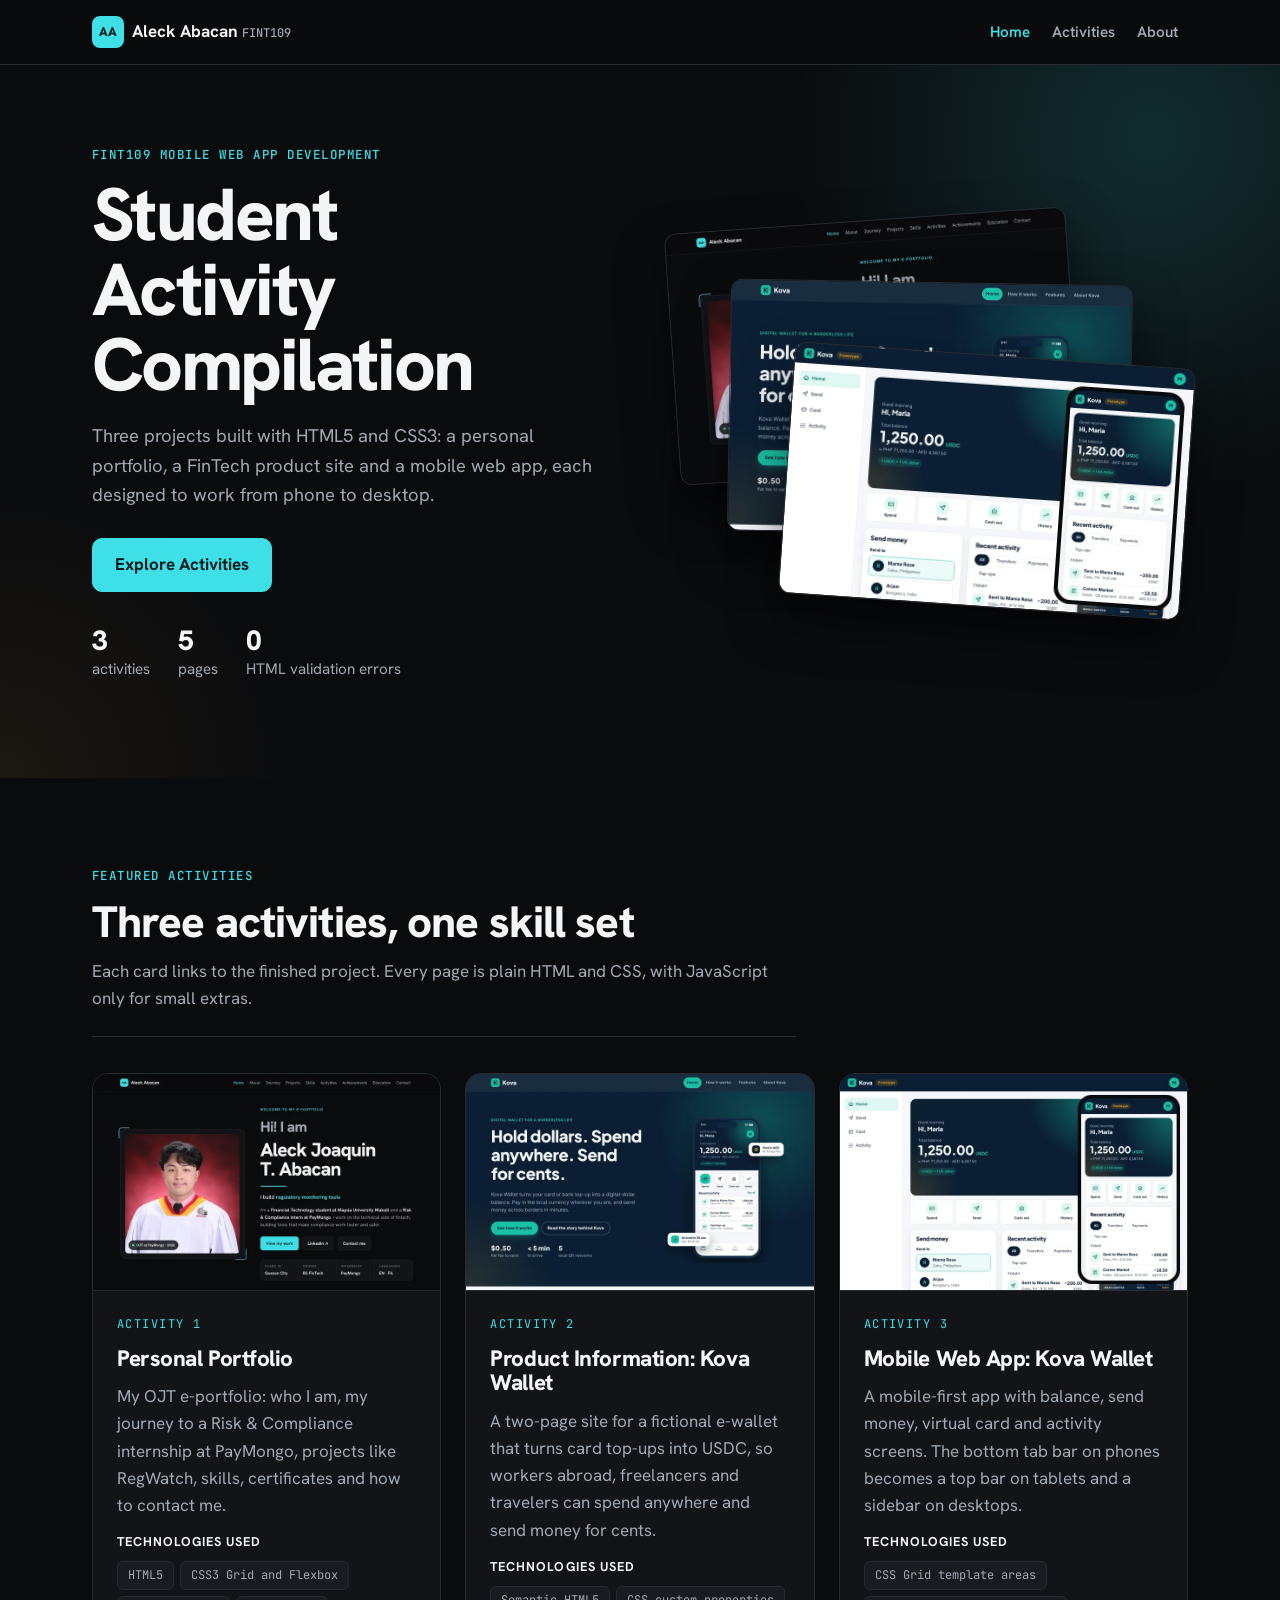
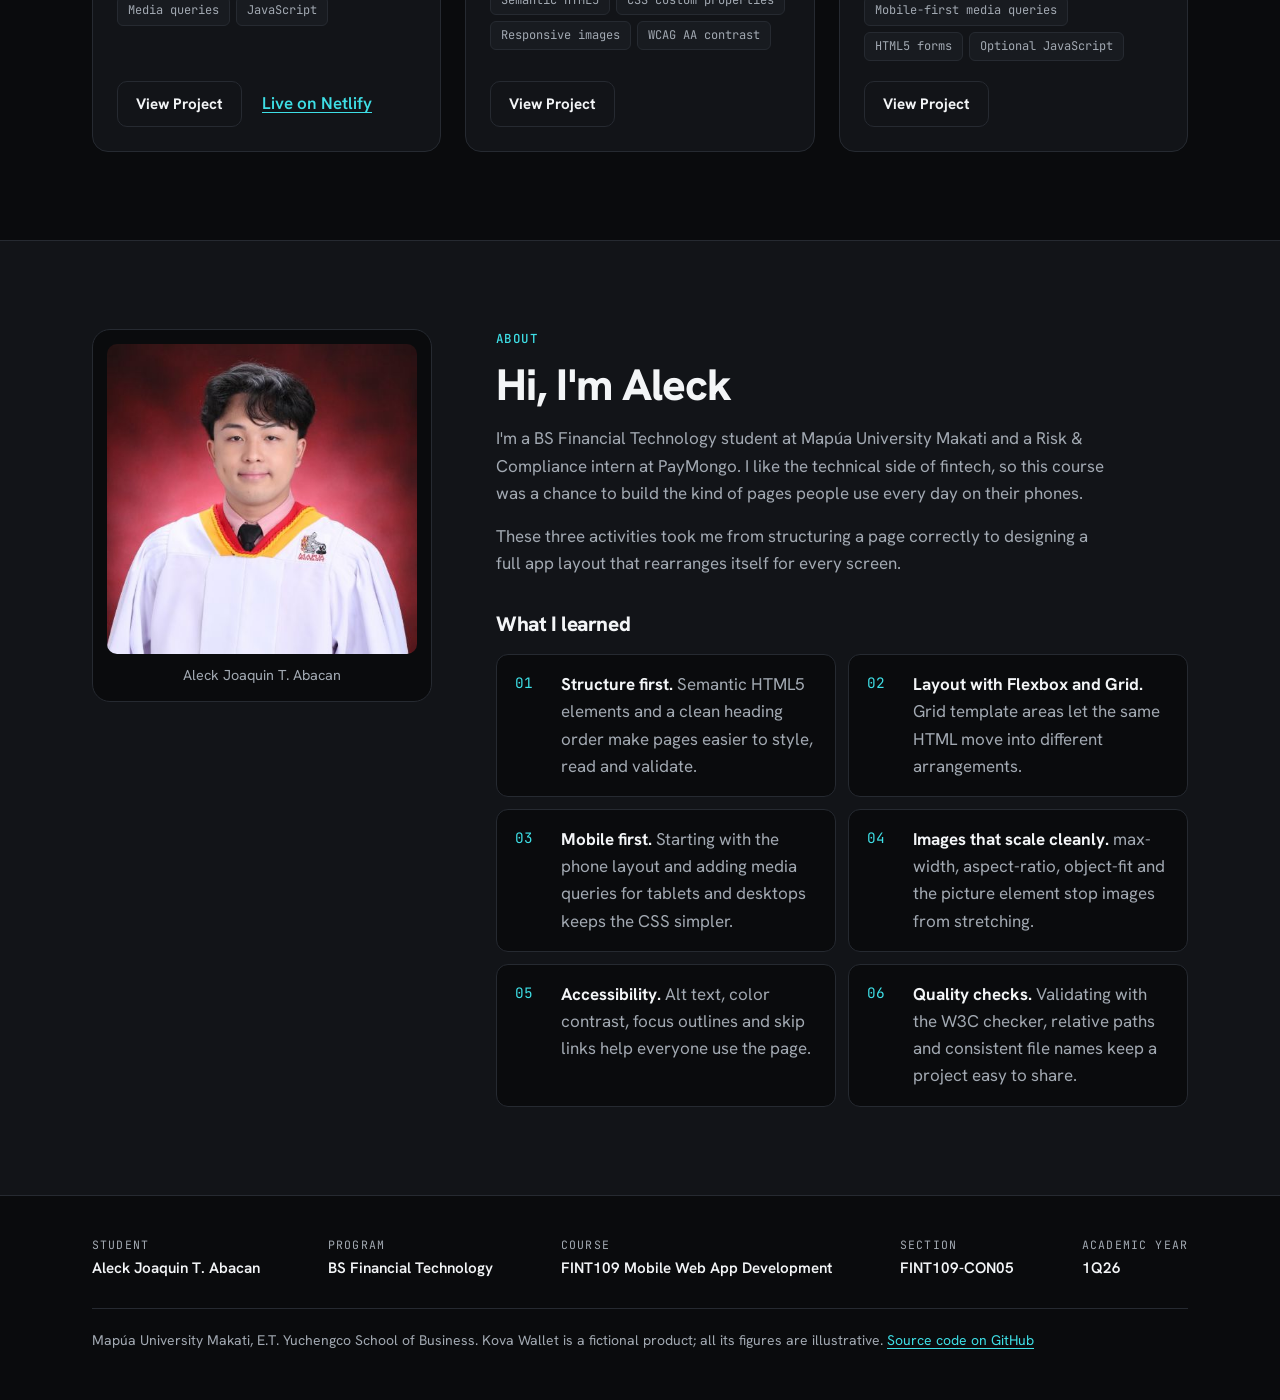
<file: index.html>
<!DOCTYPE html>
<html lang="en">
<head>
  <meta charset="utf-8">
  <meta name="viewport" content="width=device-width, initial-scale=1">
  <title>Student Activity Compilation | Aleck Abacan, FINT109</title>
  <meta name="description" content="Student Activity Compilation by Aleck Joaquin T. Abacan for FINT109 Mobile Web App Development: a personal portfolio, a FinTech product site and a mobile web app.">
  <meta name="author" content="Aleck Joaquin T. Abacan">
  <meta name="theme-color" content="#0A0B0D">
  <link rel="icon" href="images/aleck-portrait.jpg">
  <link rel="stylesheet" href="css/style.css">
</head>
<body>
  <a class="skip-link" href="#main">Skip to main content</a>

  <header class="site-header">
    <div class="container header-inner">
      <a class="brand" href="#home">
        <span class="brand-mark" aria-hidden="true">AA</span>
        <span class="brand-name">Aleck Abacan <span class="brand-course">FINT109</span></span>
      </a>
      <nav class="site-nav" aria-label="Main">
        <ul>
          <li><a href="#home" aria-current="page">Home</a></li>
          <li><a href="#activities">Activities</a></li>
          <li><a href="#about">About</a></li>
        </ul>
      </nav>
    </div>
  </header>

  <main id="main">

    <!-- Hero -->
    <section class="hero" id="home" aria-labelledby="hero-title">
      <div class="container hero-inner">
        <div class="hero-copy">
          <p class="eyebrow">FINT109 Mobile Web App Development</p>
          <h1 id="hero-title">Student Activity Compilation</h1>
          <p class="subtitle">Three projects built with HTML5 and CSS3: a personal portfolio, a FinTech product site and a mobile web app, each designed to work from phone to desktop.</p>
          <a class="btn btn-primary" href="#activities">Explore Activities</a>
          <ul class="hero-stats">
            <li><strong>3</strong> activities</li>
            <li><strong>5</strong> pages</li>
            <li><strong>0</strong> HTML validation errors</li>
          </ul>
        </div>
        <div class="hero-visual" aria-hidden="true">
          <img class="stack stack-1" src="images/activity-portfolio.webp" alt="" width="800" height="500">
          <img class="stack stack-2" src="images/activity-kova-wallet.webp" alt="" width="800" height="500">
          <img class="stack stack-3" src="images/activity-kova-app.webp" alt="" width="800" height="500">
        </div>
      </div>
    </section>

    <!-- Featured activities -->
    <section class="section" id="activities" aria-labelledby="activities-title">
      <div class="container">
        <div class="section-head">
          <p class="eyebrow">Featured activities</p>
          <h2 id="activities-title">Three activities, one skill set</h2>
          <p>Each card links to the finished project. Every page is plain HTML and CSS, with JavaScript only for small extras.</p>
        </div>

        <div class="project-grid">
          <article class="project-card">
            <img class="project-image" src="images/activity-portfolio.webp" alt="Screenshot of Aleck Abacan's e-portfolio: his portrait beside his name and the line 'I build regulatory monitoring tools'" width="800" height="500" loading="lazy">
            <div class="project-body">
              <p class="project-label">Activity 1</p>
              <h3>Personal Portfolio</h3>
              <p>My OJT e-portfolio: who I am, my journey to a Risk &amp; Compliance internship at PayMongo, projects like RegWatch, skills, certificates and how to contact me.</p>
              <h4 class="tech-title">Technologies used</h4>
              <ul class="tech-list">
                <li>HTML5</li>
                <li>CSS3 Grid and Flexbox</li>
                <li>Media queries</li>
                <li>JavaScript</li>
              </ul>
              <div class="project-links">
                <a class="btn btn-small" href="activities/portfolio/index.html">View Project<span class="visually-hidden">: Personal Portfolio</span></a>
                <a class="text-link" href="https://abacanportfolio.netlify.app" target="_blank" rel="noopener noreferrer">Live on Netlify<span class="visually-hidden"> (opens in a new tab)</span></a>
              </div>
            </div>
          </article>

          <article class="project-card">
            <img class="project-image" src="images/activity-kova-wallet.webp" alt="Screenshot of the Kova Wallet product page: the headline 'Hold dollars. Spend anywhere. Send for cents.' next to a phone showing the app" width="800" height="500" loading="lazy">
            <div class="project-body">
              <p class="project-label">Activity 2</p>
              <h3>Product Information: Kova Wallet</h3>
              <p>A two-page site for a fictional e-wallet that turns card top-ups into USDC, so workers abroad, freelancers and travelers can spend anywhere and send money for cents.</p>
              <h4 class="tech-title">Technologies used</h4>
              <ul class="tech-list">
                <li>Semantic HTML5</li>
                <li>CSS custom properties</li>
                <li>Responsive images</li>
                <li>WCAG AA contrast</li>
              </ul>
              <div class="project-links">
                <a class="btn btn-small" href="activities/kova-wallet/index.html">View Project<span class="visually-hidden">: Kova Wallet product site</span></a>
              </div>
            </div>
          </article>

          <article class="project-card">
            <img class="project-image" src="images/activity-kova-app.webp" alt="Screenshot of the Kova Wallet app on a desktop with a sidebar menu, and the same app on a phone with a single-column layout" width="800" height="500" loading="lazy">
            <div class="project-body">
              <p class="project-label">Activity 3</p>
              <h3>Mobile Web App: Kova Wallet</h3>
              <p>A mobile-first app with balance, send money, virtual card and activity screens. The bottom tab bar on phones becomes a top bar on tablets and a sidebar on desktops.</p>
              <h4 class="tech-title">Technologies used</h4>
              <ul class="tech-list">
                <li>CSS Grid template areas</li>
                <li>Mobile-first media queries</li>
                <li>HTML5 forms</li>
                <li>Optional JavaScript</li>
              </ul>
              <div class="project-links">
                <a class="btn btn-small" href="activities/kova-app/index.html">View Project<span class="visually-hidden">: Kova Wallet mobile web app</span></a>
              </div>
            </div>
          </article>
        </div>
      </div>
    </section>

    <!-- About -->
    <section class="section section-alt" id="about" aria-labelledby="about-title">
      <div class="container about-grid">
        <figure class="about-photo">
          <img src="images/aleck-portrait.jpg" alt="Portrait of Aleck Joaquin T. Abacan in a Mapúa University toga" width="440" height="440" loading="lazy">
          <figcaption>Aleck Joaquin T. Abacan</figcaption>
        </figure>
        <div class="about-copy">
          <p class="eyebrow">About</p>
          <h2 id="about-title">Hi, I'm Aleck</h2>
          <p>I'm a BS Financial Technology student at Mapúa University Makati and a Risk &amp; Compliance intern at PayMongo. I like the technical side of fintech, so this course was a chance to build the kind of pages people use every day on their phones.</p>
          <p>These three activities took me from structuring a page correctly to designing a full app layout that rearranges itself for every screen.</p>

          <h3 class="learned-title">What I learned</h3>
          <ol class="learned-list">
            <li><strong>Structure first.</strong> Semantic HTML5 elements and a clean heading order make pages easier to style, read and validate.</li>
            <li><strong>Layout with Flexbox and Grid.</strong> Grid template areas let the same HTML move into different arrangements.</li>
            <li><strong>Mobile first.</strong> Starting with the phone layout and adding media queries for tablets and desktops keeps the CSS simpler.</li>
            <li><strong>Images that scale cleanly.</strong> max-width, aspect-ratio, object-fit and the picture element stop images from stretching.</li>
            <li><strong>Accessibility.</strong> Alt text, color contrast, focus outlines and skip links help everyone use the page.</li>
            <li><strong>Quality checks.</strong> Validating with the W3C checker, relative paths and consistent file names keep a project easy to share.</li>
          </ol>
        </div>
      </div>
    </section>

  </main>

  <footer class="site-footer">
    <div class="container footer-inner">
      <dl class="footer-details">
        <div><dt>Student</dt><dd>Aleck Joaquin T. Abacan</dd></div>
        <div><dt>Program</dt><dd>BS Financial Technology</dd></div>
        <div><dt>Course</dt><dd>FINT109 Mobile Web App Development</dd></div>
        <div><dt>Section</dt><dd>FINT109-CON05</dd></div>
        <div><dt>Academic year</dt><dd>1Q26</dd></div>
      </dl>
      <p class="footer-note">Mapúa University Makati, E.T. Yuchengco School of Business. Kova Wallet is a fictional product; all its figures are illustrative.
        <a href="https://github.com/EgoistooAsh/fint109-compilation" target="_blank" rel="noopener noreferrer">Source code on GitHub<span class="visually-hidden"> (opens in a new tab)</span></a></p>
    </div>
  </footer>
</body>
</html>
</file>
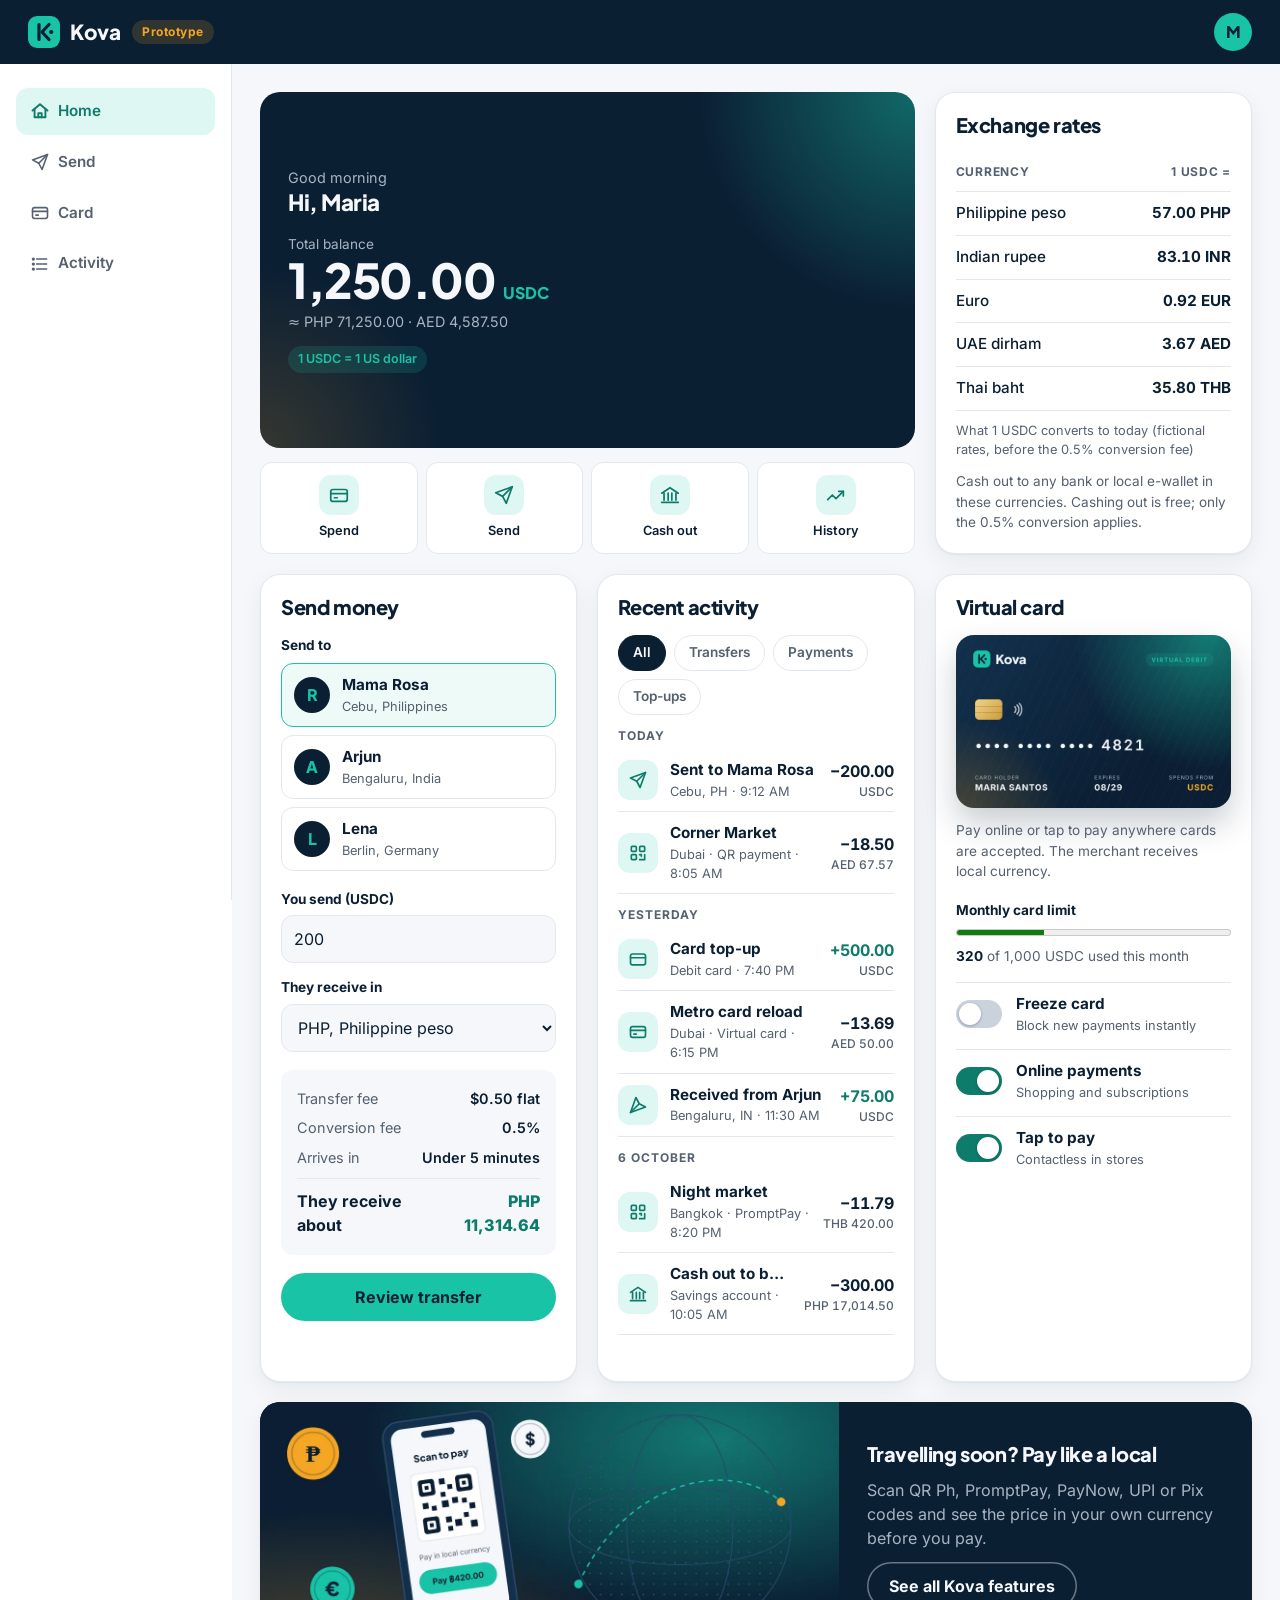
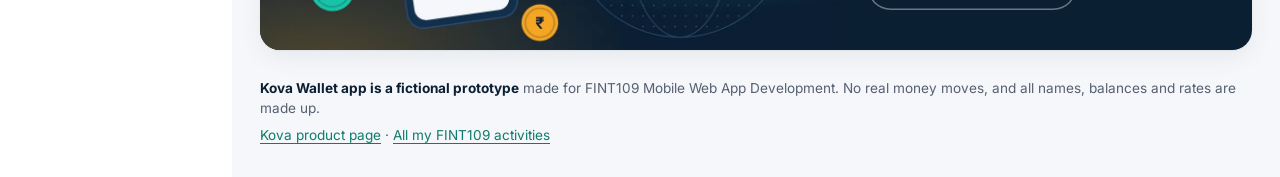
<file: activities/kova-app/index.html>
<!DOCTYPE html>
<html lang="en">
<head>
  <meta charset="utf-8">
  <meta name="viewport" content="width=device-width, initial-scale=1, viewport-fit=cover">
  <title>Kova Wallet App | Mobile web app prototype</title>
  <meta name="description" content="Kova Wallet mobile web app prototype: balance, send money, virtual card and activity in a mobile-first layout that adapts to tablet and desktop. A fictional product for FINT109.">
  <meta name="author" content="Aleck Abacan">
  <meta name="theme-color" content="#0B1F33">
  <link rel="icon" href="images/kova-logo.svg" type="image/svg+xml">
  <link rel="stylesheet" href="css/style.css">
</head>
<body>
  <a class="skip-link" href="#main">Skip to main content</a>

  <div class="app-shell">

    <!-- App header -->
    <header class="app-header">
      <a class="brand" href="#home">
        <img src="images/kova-logo.svg" alt="" width="32" height="32">
        <span>Kova<span class="visually-hidden"> Wallet, go to home</span></span>
      </a>
      <p class="prototype-badge">Prototype</p>
      <span class="avatar" aria-hidden="true">M</span>
    </header>

    <!-- App navigation: bottom tab bar on phones, top bar on tablets, sidebar on desktops -->
    <nav class="app-nav" aria-label="App">
      <ul>
        <li>
          <a href="#home" aria-current="page">
            <svg class="nav-icon" viewBox="0 0 24 24" aria-hidden="true"><path d="M3 11.5 12 4l9 7.5"/><path d="M5.5 10v9.5h13V10"/><path d="M10 19.5v-5h4v5"/></svg>
            <span>Home</span>
          </a>
        </li>
        <li>
          <a href="#send">
            <svg class="nav-icon" viewBox="0 0 24 24" aria-hidden="true"><path d="M21 3 10.5 13.5"/><path d="M21 3l-6.5 18-4-7.5L3 9.5 21 3z"/></svg>
            <span>Send</span>
          </a>
        </li>
        <li>
          <a href="#card">
            <svg class="nav-icon" viewBox="0 0 24 24" aria-hidden="true"><rect x="3" y="5.5" width="18" height="13" rx="2.5"/><path d="M3 10h18M7 14.5h3"/></svg>
            <span>Card</span>
          </a>
        </li>
        <li>
          <a href="#activity">
            <svg class="nav-icon" viewBox="0 0 24 24" aria-hidden="true"><path d="M8 6h12M8 12h12M8 18h12"/><circle cx="4" cy="6" r="1"/><circle cx="4" cy="12" r="1"/><circle cx="4" cy="18" r="1"/></svg>
            <span>Activity</span>
          </a>
        </li>
      </ul>
    </nav>

    <main id="main" class="app-main">

      <!-- Balance and quick actions -->
      <section class="panel panel-home" id="home" aria-labelledby="home-title">
        <div class="balance-card">
          <p class="greeting">Good morning</p>
          <h1 id="home-title">Hi, Maria</h1>
          <p class="balance-label">Total balance</p>
          <p class="balance-amount">1,250.00 <span>USDC</span></p>
          <p class="balance-local">&asymp; PHP 71,250.00 &middot; AED 4,587.50</p>
          <p class="peg">1 USDC = 1 US dollar</p>
        </div>
        <ul class="quick-actions">
          <li>
            <a href="#card">
              <svg viewBox="0 0 24 24" aria-hidden="true"><rect x="3" y="6" width="18" height="13" rx="2.5"/><path d="M3 10.5h18M7 15h3"/></svg>
              Spend
            </a>
          </li>
          <li>
            <a href="#send">
              <svg viewBox="0 0 24 24" aria-hidden="true"><path d="M21 3 10.5 13.5"/><path d="M21 3l-6.5 18-4-7.5L3 9.5 21 3z"/></svg>
              Send
            </a>
          </li>
          <li>
            <a href="#rates">
              <svg viewBox="0 0 24 24" aria-hidden="true"><path d="M3 10 12 4l9 6"/><path d="M5.5 10v7.5M10 10v7.5M14 10v7.5M18.5 10v7.5M3 20h18"/></svg>
              Cash out
            </a>
          </li>
          <li>
            <a href="#activity">
              <svg viewBox="0 0 24 24" aria-hidden="true"><path d="M3 17l5-5 4 4 8-8"/><path d="M15 8h5v5"/></svg>
              History
            </a>
          </li>
        </ul>
      </section>

      <!-- Send money -->
      <section class="panel panel-send" id="send" aria-labelledby="send-title">
        <h2 id="send-title">Send money</h2>
        <form class="send-form" id="send-form" action="#send" method="get">
          <fieldset class="recipients">
            <legend>Send to</legend>
            <div class="recipient-list">
              <label class="recipient">
                <input type="radio" name="to" value="Mama Rosa" checked>
                <span class="recipient-box">
                  <span class="avatar small" aria-hidden="true">R</span>
                  <span class="recipient-text"><b>Mama Rosa</b><small>Cebu, Philippines</small></span>
                </span>
              </label>
              <label class="recipient">
                <input type="radio" name="to" value="Arjun">
                <span class="recipient-box">
                  <span class="avatar small" aria-hidden="true">A</span>
                  <span class="recipient-text"><b>Arjun</b><small>Bengaluru, India</small></span>
                </span>
              </label>
              <label class="recipient">
                <input type="radio" name="to" value="Lena">
                <span class="recipient-box">
                  <span class="avatar small" aria-hidden="true">L</span>
                  <span class="recipient-text"><b>Lena</b><small>Berlin, Germany</small></span>
                </span>
              </label>
            </div>
          </fieldset>

          <div class="field-row">
            <div class="field">
              <label for="amount">You send (USDC)</label>
              <input id="amount" name="amount" type="number" inputmode="decimal" min="1" max="1250" step="0.01" value="200" required>
            </div>
            <div class="field">
              <label for="currency">They receive in</label>
              <select id="currency" name="currency">
                <option value="PHP" selected>PHP, Philippine peso</option>
                <option value="INR">INR, Indian rupee</option>
                <option value="EUR">EUR, Euro</option>
                <option value="AED">AED, UAE dirham</option>
                <option value="THB">THB, Thai baht</option>
              </select>
            </div>
          </div>

          <dl class="summary">
            <div><dt>Transfer fee</dt><dd>$0.50 flat</dd></div>
            <div><dt>Conversion fee</dt><dd>0.5%</dd></div>
            <div><dt>Arrives in</dt><dd>Under 5 minutes</dd></div>
            <div class="summary-total"><dt>They receive about</dt><dd><output id="receive" for="amount currency">PHP 11,314.64</output></dd></div>
          </dl>

          <button class="btn btn-primary" type="submit">Review transfer</button>
          <p class="form-status" id="form-status" role="status"></p>
        </form>
      </section>

      <!-- Virtual card -->
      <section class="panel panel-card" id="card" aria-labelledby="card-title">
        <h2 id="card-title">Virtual card</h2>
        <figure class="card-figure">
          <img class="card-image" id="card-image" src="images/kova-card.webp" alt="Kova virtual debit card ending in 4821, held by Maria Santos, expiring 08/29, spending from the USDC balance" width="640" height="404" loading="lazy">
          <figcaption>Pay online or tap to pay anywhere cards are accepted. The merchant receives local currency.</figcaption>
        </figure>
        <div class="limit">
          <label for="limit-meter">Monthly card limit</label>
          <meter id="limit-meter" min="0" max="1000" low="700" high="900" optimum="200" value="320">320 of 1,000 USDC</meter>
          <p><b>320</b> of 1,000 USDC used this month</p>
        </div>
        <ul class="toggles">
          <li>
            <label class="switch">
              <input type="checkbox" id="freeze-card" name="freeze">
              <span class="switch-track" aria-hidden="true"></span>
              <span class="switch-text"><b>Freeze card</b><small>Block new payments instantly</small></span>
            </label>
          </li>
          <li>
            <label class="switch">
              <input type="checkbox" name="online" checked>
              <span class="switch-track" aria-hidden="true"></span>
              <span class="switch-text"><b>Online payments</b><small>Shopping and subscriptions</small></span>
            </label>
          </li>
          <li>
            <label class="switch">
              <input type="checkbox" name="contactless" checked>
              <span class="switch-track" aria-hidden="true"></span>
              <span class="switch-text"><b>Tap to pay</b><small>Contactless in stores</small></span>
            </label>
          </li>
        </ul>
      </section>

      <!-- Recent activity -->
      <section class="panel panel-activity" id="activity" aria-labelledby="activity-title">
        <h2 id="activity-title">Recent activity</h2>
        <div class="filters" id="filters" role="group" aria-label="Filter activity" hidden>
          <button type="button" class="chip" data-filter="all" aria-pressed="true">All</button>
          <button type="button" class="chip" data-filter="transfer" aria-pressed="false">Transfers</button>
          <button type="button" class="chip" data-filter="payment" aria-pressed="false">Payments</button>
          <button type="button" class="chip" data-filter="topup" aria-pressed="false">Top-ups</button>
        </div>

        <h3 class="day">Today</h3>
        <ul class="tx-list">
          <li class="tx" data-type="transfer">
            <span class="tx-icon" aria-hidden="true"><svg viewBox="0 0 24 24"><path d="M21 3 10.5 13.5"/><path d="M21 3l-6.5 18-4-7.5L3 9.5 21 3z"/></svg></span>
            <span class="tx-what"><b>Sent to Mama Rosa</b><small>Cebu, PH &middot; 9:12 AM</small></span>
            <span class="tx-amount">&minus;200.00<small>USDC</small></span>
          </li>
          <li class="tx" data-type="payment">
            <span class="tx-icon" aria-hidden="true"><svg viewBox="0 0 24 24"><rect x="4" y="4" width="6" height="6" rx="1"/><rect x="14" y="4" width="6" height="6" rx="1"/><rect x="4" y="14" width="6" height="6" rx="1"/><path d="M14 14h2v2M20 14v6h-6"/></svg></span>
            <span class="tx-what"><b>Corner Market</b><small>Dubai &middot; QR payment &middot; 8:05 AM</small></span>
            <span class="tx-amount">&minus;18.50<small>AED 67.57</small></span>
          </li>
        </ul>

        <h3 class="day">Yesterday</h3>
        <ul class="tx-list">
          <li class="tx" data-type="topup">
            <span class="tx-icon" aria-hidden="true"><svg viewBox="0 0 24 24"><rect x="3" y="6" width="18" height="13" rx="2.5"/><path d="M3 10.5h18"/></svg></span>
            <span class="tx-what"><b>Card top-up</b><small>Debit card &middot; 7:40 PM</small></span>
            <span class="tx-amount tx-in">+500.00<small>USDC</small></span>
          </li>
          <li class="tx" data-type="payment">
            <span class="tx-icon" aria-hidden="true"><svg viewBox="0 0 24 24"><rect x="3" y="5.5" width="18" height="13" rx="2.5"/><path d="M3 10h18M7 14.5h3"/></svg></span>
            <span class="tx-what"><b>Metro card reload</b><small>Dubai &middot; Virtual card &middot; 6:15 PM</small></span>
            <span class="tx-amount">&minus;13.69<small>AED 50.00</small></span>
          </li>
          <li class="tx" data-type="transfer">
            <span class="tx-icon" aria-hidden="true"><svg viewBox="0 0 24 24"><path d="M3 21 13.5 10.5"/><path d="M3 21l6.5-18 4 7.5L21 14.5 3 21z"/></svg></span>
            <span class="tx-what"><b>Received from Arjun</b><small>Bengaluru, IN &middot; 11:30 AM</small></span>
            <span class="tx-amount tx-in">+75.00<small>USDC</small></span>
          </li>
        </ul>

        <h3 class="day">6 October</h3>
        <ul class="tx-list">
          <li class="tx" data-type="payment">
            <span class="tx-icon" aria-hidden="true"><svg viewBox="0 0 24 24"><rect x="4" y="4" width="6" height="6" rx="1"/><rect x="14" y="4" width="6" height="6" rx="1"/><rect x="4" y="14" width="6" height="6" rx="1"/><path d="M14 14h2v2M20 14v6h-6"/></svg></span>
            <span class="tx-what"><b>Night market</b><small>Bangkok &middot; PromptPay &middot; 8:20 PM</small></span>
            <span class="tx-amount">&minus;11.79<small>THB 420.00</small></span>
          </li>
          <li class="tx" data-type="transfer">
            <span class="tx-icon" aria-hidden="true"><svg viewBox="0 0 24 24"><path d="M3 10 12 4l9 6"/><path d="M5.5 10v7.5M10 10v7.5M14 10v7.5M18.5 10v7.5M3 20h18"/></svg></span>
            <span class="tx-what"><b>Cash out to bank</b><small>Savings account &middot; 10:05 AM</small></span>
            <span class="tx-amount">&minus;300.00<small>PHP 17,014.50</small></span>
          </li>
        </ul>
      </section>

      <!-- Exchange rates -->
      <section class="panel panel-rates" id="rates" aria-labelledby="rates-title">
        <h2 id="rates-title">Exchange rates</h2>
        <table class="rates-table">
          <caption>What 1 USDC converts to today (fictional rates, before the 0.5% conversion fee)</caption>
          <thead>
            <tr><th scope="col">Currency</th><th scope="col">1 USDC =</th></tr>
          </thead>
          <tbody>
            <tr><th scope="row">Philippine peso</th><td>57.00 PHP</td></tr>
            <tr><th scope="row">Indian rupee</th><td>83.10 INR</td></tr>
            <tr><th scope="row">Euro</th><td>0.92 EUR</td></tr>
            <tr><th scope="row">UAE dirham</th><td>3.67 AED</td></tr>
            <tr><th scope="row">Thai baht</th><td>35.80 THB</td></tr>
          </tbody>
        </table>
        <p class="note">Cash out to any bank or local e-wallet in these currencies. Cashing out is free; only the 0.5% conversion applies.</p>
      </section>

      <!-- Promo -->
      <aside class="panel panel-promo" aria-labelledby="promo-title">
        <img class="promo-image" src="images/kova-travel.webp" alt="Illustration of a phone showing a QR code to pay 420 Thai baht, surrounded by peso, dollar, euro and rupee coins and a globe with a flight path" width="1200" height="600" loading="lazy">
        <div class="promo-text">
          <h2 id="promo-title">Travelling soon? Pay like a local</h2>
          <p>Scan QR Ph, PromptPay, PayNow, UPI or Pix codes and see the price in your own currency before you pay.</p>
          <a class="btn btn-ghost" href="../kova-wallet/index.html#features">See all Kova features</a>
        </div>
      </aside>

    </main>

    <footer class="app-footer">
      <p><strong>Kova Wallet app is a fictional prototype</strong> made for FINT109 Mobile Web App Development. No real money moves, and all names, balances and rates are made up.</p>
      <p><a href="../kova-wallet/index.html">Kova product page</a> &middot; <a href="../../index.html">All my FINT109 activities</a></p>
    </footer>

  </div>

  <script src="js/app.js"></script>
</body>
</html>
</file>
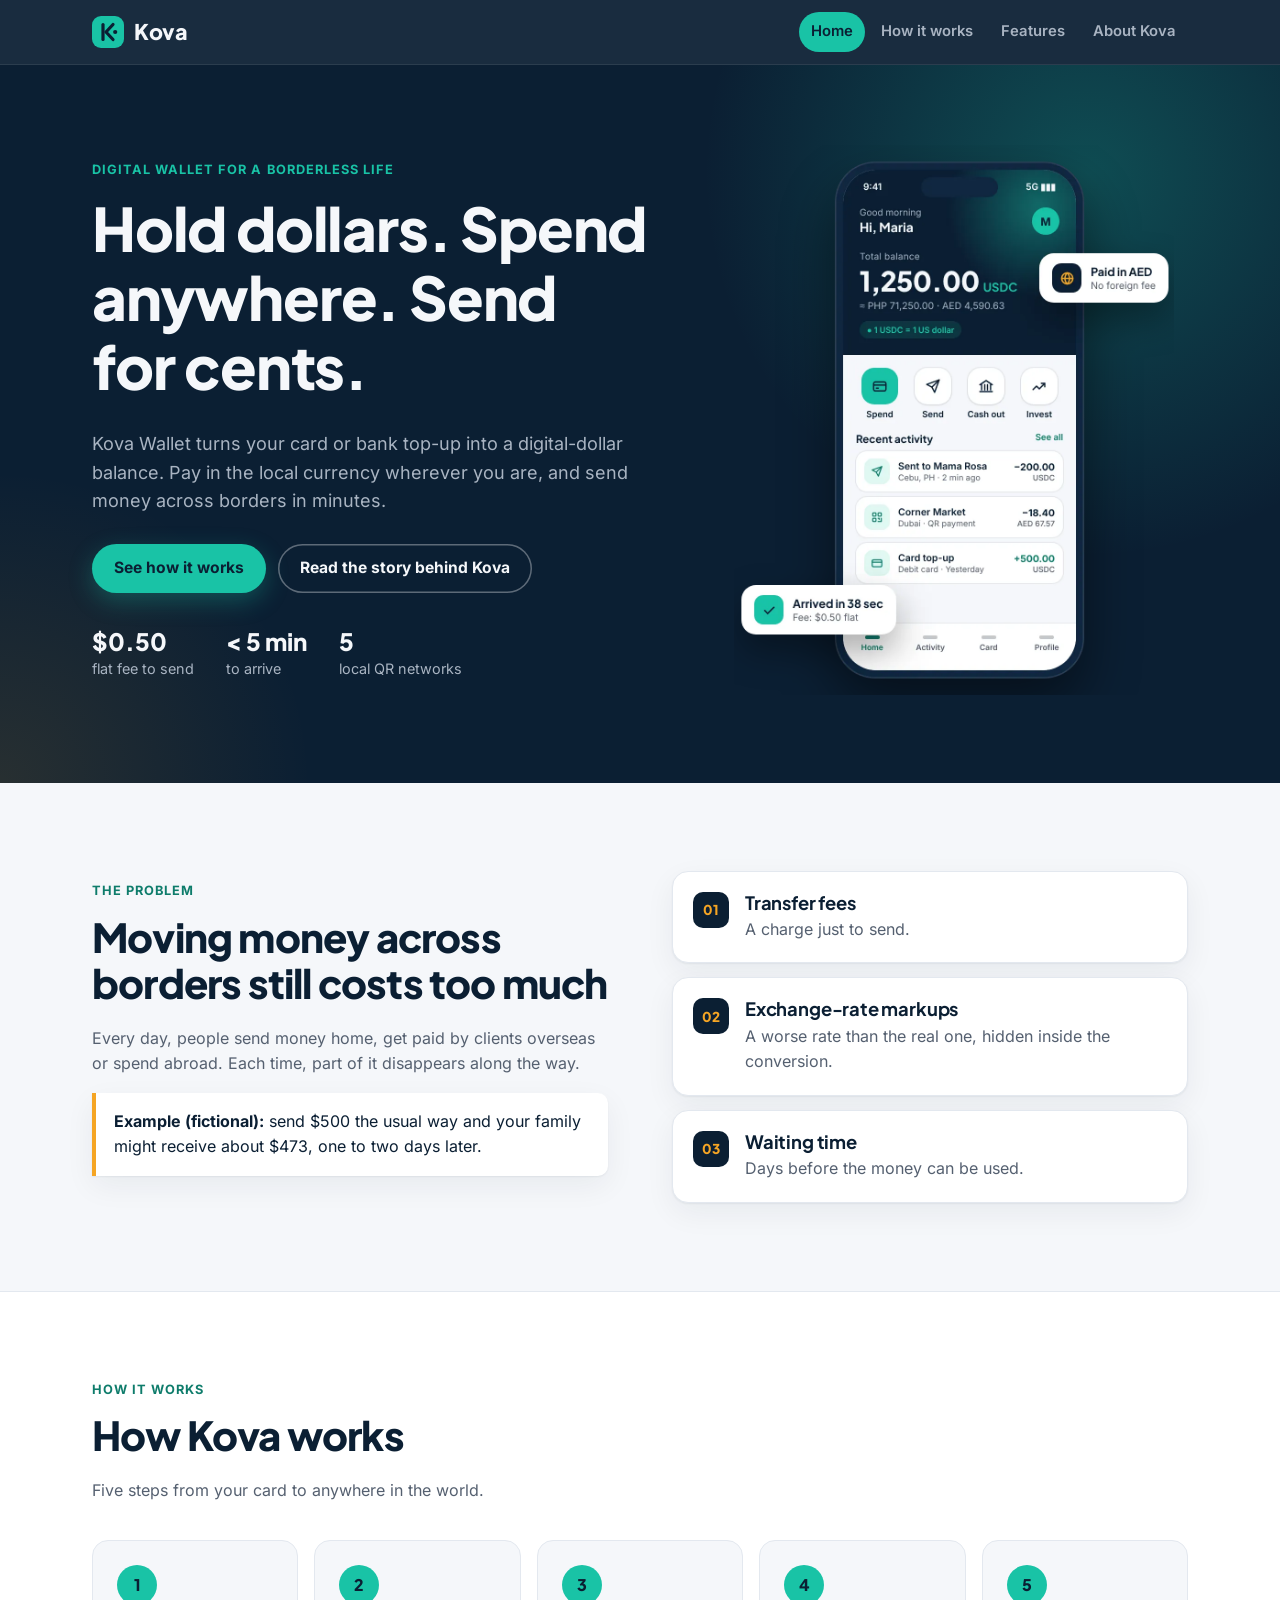
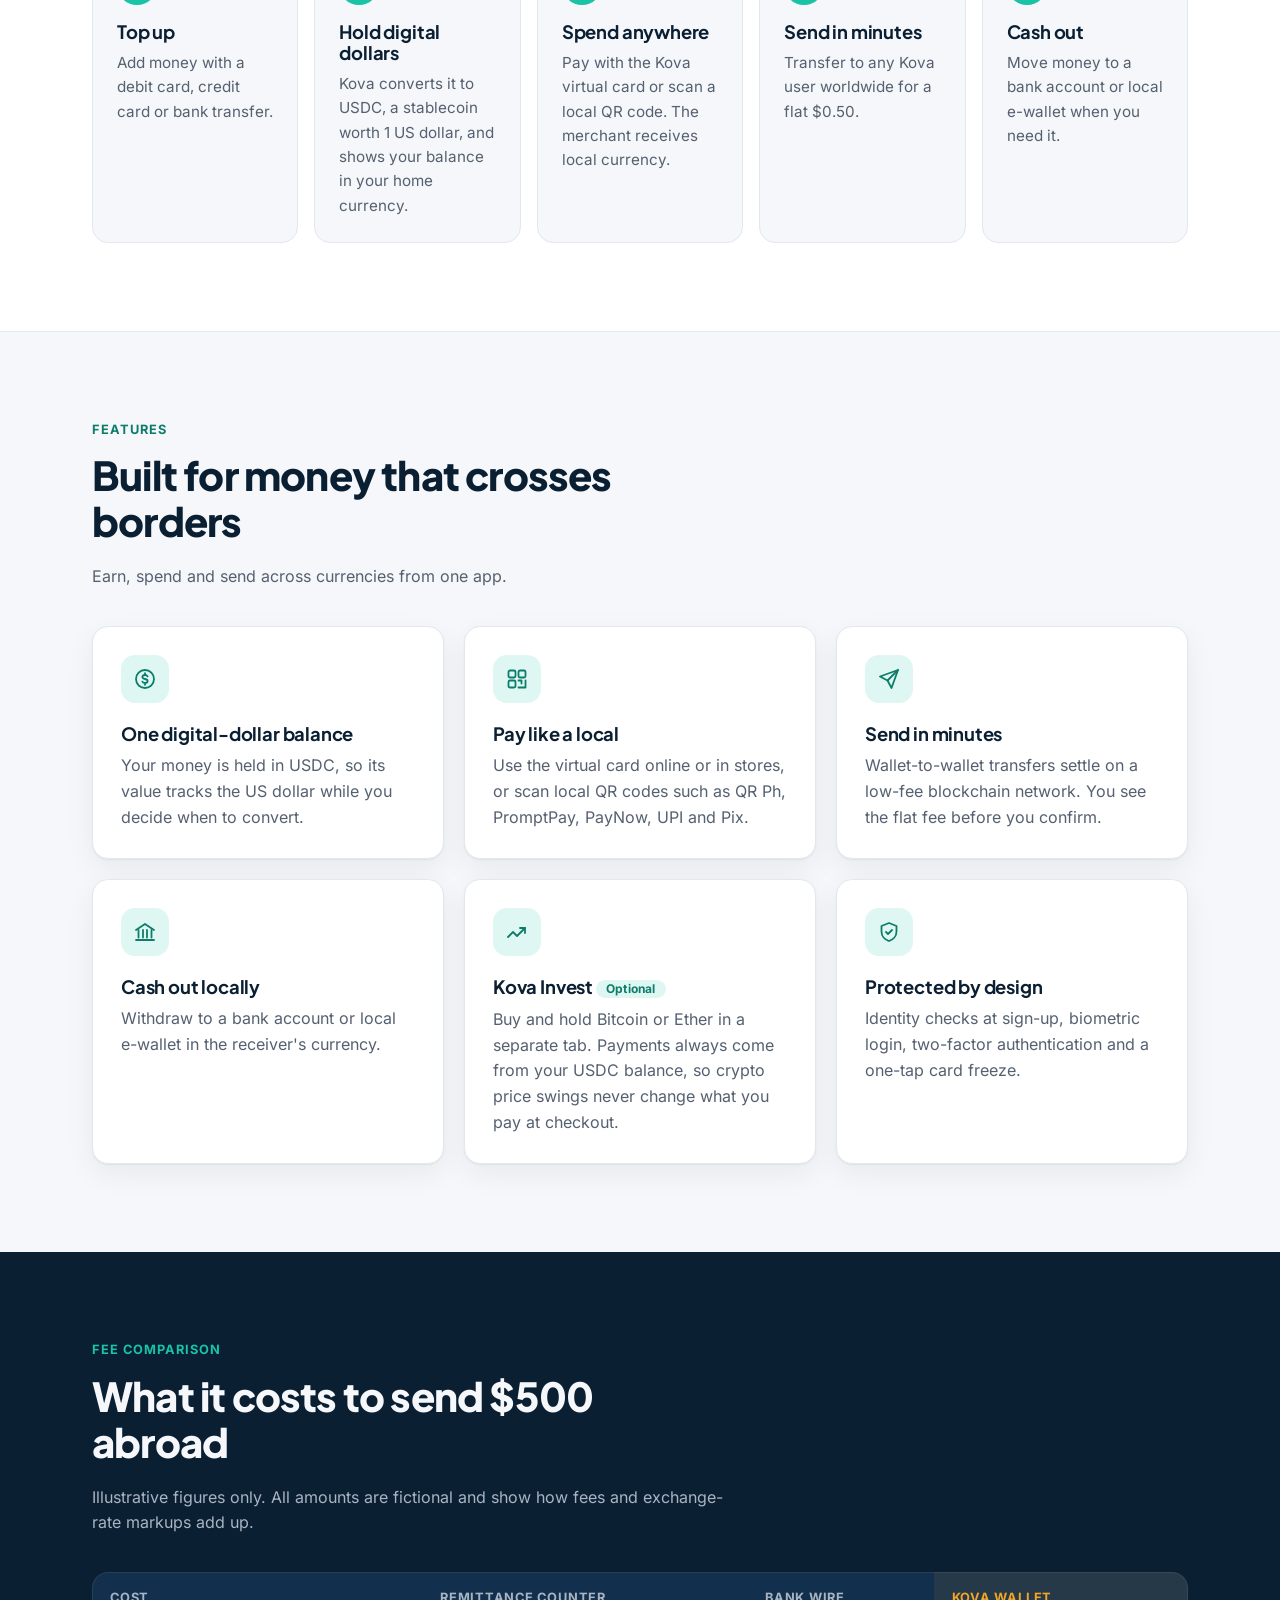
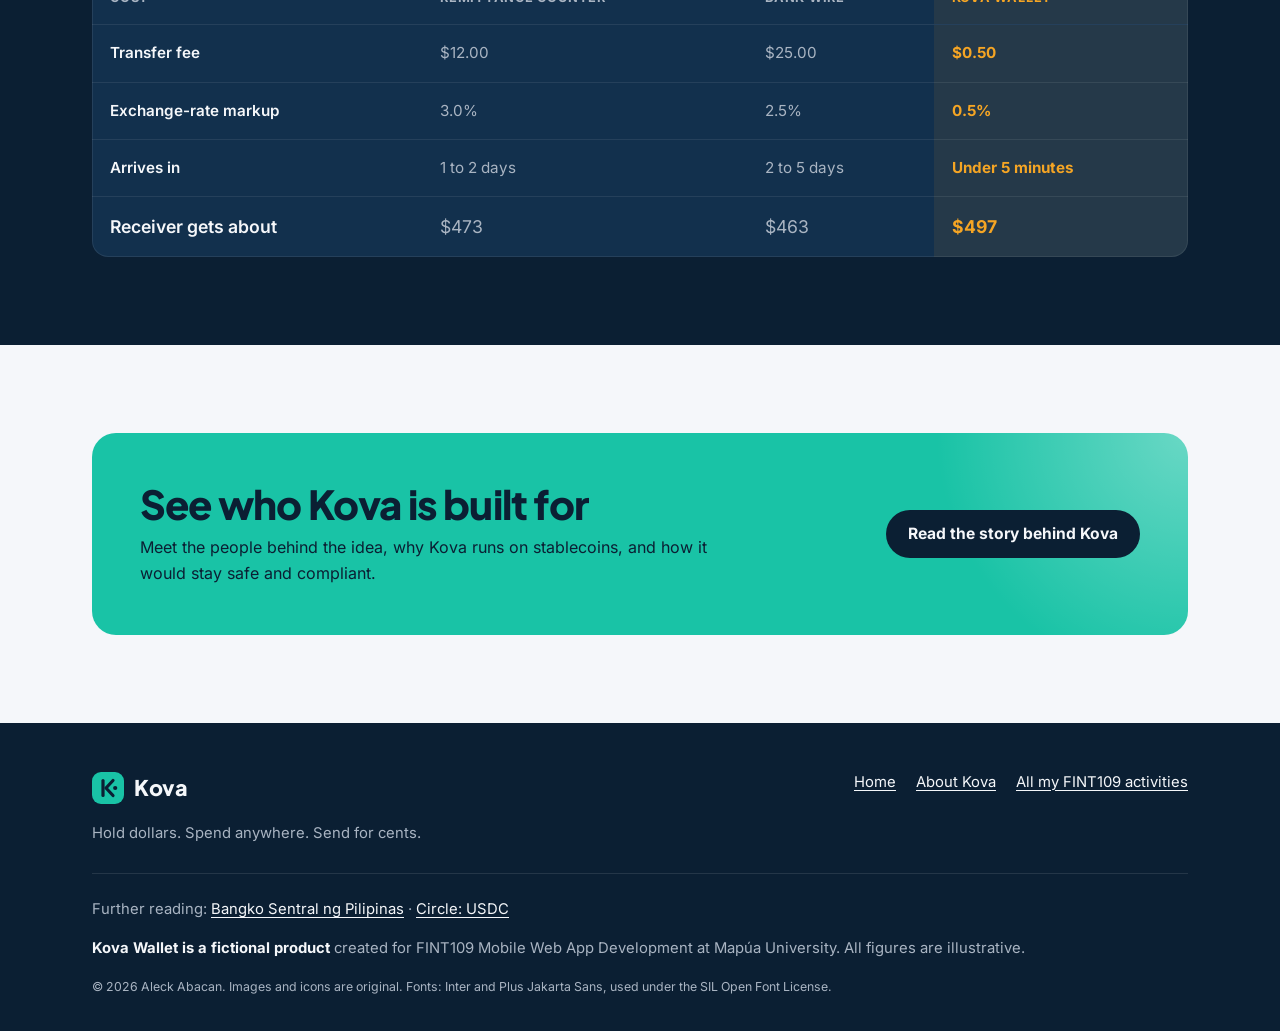
<file: activities/kova-wallet/index.html>
<!DOCTYPE html>
<html lang="en">
<head>
  <meta charset="utf-8">
  <meta name="viewport" content="width=device-width, initial-scale=1">
  <title>Kova Wallet | Hold dollars. Spend anywhere. Send for cents.</title>
  <meta name="description" content="Kova Wallet is a fictional e-wallet that turns card or bank top-ups into a USDC digital-dollar balance you can spend in any currency and send across borders for cents.">
  <meta name="author" content="Aleck Abacan">
  <meta name="theme-color" content="#0B1F33">
  <link rel="icon" href="images/kova-logo.svg" type="image/svg+xml">
  <link rel="stylesheet" href="css/style.css">
</head>
<body>
  <a class="skip-link" href="#main">Skip to main content</a>

  <!-- Site header: identical on both pages -->
  <header class="site-header">
    <div class="container header-inner">
      <a class="brand" href="index.html">
        <img src="images/kova-logo.svg" alt="" width="32" height="32">
        <span>Kova<span class="visually-hidden"> Wallet home</span></span>
      </a>
      <nav class="site-nav" aria-label="Main">
        <ul>
          <li><a href="index.html" aria-current="page">Home</a></li>
          <li><a href="index.html#how">How it works</a></li>
          <li><a href="index.html#features">Features</a></li>
          <li><a href="about.html">About Kova</a></li>
        </ul>
      </nav>
    </div>
  </header>

  <main id="main">

    <!-- Hero -->
    <section class="hero" aria-labelledby="hero-title">
      <div class="container hero-inner">
        <div class="hero-copy">
          <p class="eyebrow">Digital wallet for a borderless life</p>
          <h1 id="hero-title">Hold dollars. Spend anywhere. Send for&nbsp;cents.</h1>
          <p class="lead">Kova Wallet turns your card or bank top-up into a digital-dollar balance. Pay in the local currency wherever you are, and send money across borders in minutes.</p>
          <div class="hero-actions">
            <a class="btn btn-primary" href="#how">See how it works</a>
            <a class="btn btn-ghost" href="about.html">Read the story behind Kova</a>
          </div>
          <ul class="hero-stats">
            <li><strong>$0.50</strong> flat fee to send</li>
            <li><strong>&lt; 5 min</strong> to arrive</li>
            <li><strong>5</strong> local QR networks</li>
          </ul>
        </div>
        <div class="hero-media">
          <img src="images/kova-app.webp" alt="Kova Wallet app on a phone showing a balance of 1,250.00 USDC, buttons to spend, send, cash out and invest, and a transfer that arrived in 38 seconds for a $0.50 fee" width="480" height="600">
        </div>
      </div>
    </section>

    <!-- The user's financial problem -->
    <section class="section" id="problem" aria-labelledby="problem-title">
      <div class="container split">
        <div class="split-intro">
          <p class="eyebrow">The problem</p>
          <h2 id="problem-title">Moving money across borders still costs too much</h2>
          <p>Every day, people send money home, get paid by clients overseas or spend abroad. Each time, part of it disappears along the way.</p>
          <p class="example"><strong>Example (fictional):</strong> send $500 the usual way and your family might receive about $473, one to two days later.</p>
        </div>
        <ul class="cost-list">
          <li>
            <h3>Transfer fees</h3>
            <p>A charge just to send.</p>
          </li>
          <li>
            <h3>Exchange-rate markups</h3>
            <p>A worse rate than the real one, hidden inside the conversion.</p>
          </li>
          <li>
            <h3>Waiting time</h3>
            <p>Days before the money can be used.</p>
          </li>
        </ul>
      </div>
    </section>

    <!-- How it works -->
    <section class="section section-white" id="how" aria-labelledby="how-title">
      <div class="container">
        <div class="section-head">
          <p class="eyebrow">How it works</p>
          <h2 id="how-title">How Kova works</h2>
          <p>Five steps from your card to anywhere in the world.</p>
        </div>
        <ol class="steps">
          <li>
            <h3>Top up</h3>
            <p>Add money with a debit card, credit card or bank transfer.</p>
          </li>
          <li>
            <h3>Hold digital dollars</h3>
            <p>Kova converts it to USDC, a stablecoin worth 1 US dollar, and shows your balance in your home currency.</p>
          </li>
          <li>
            <h3>Spend anywhere</h3>
            <p>Pay with the Kova virtual card or scan a local QR code. The merchant receives local currency.</p>
          </li>
          <li>
            <h3>Send in minutes</h3>
            <p>Transfer to any Kova user worldwide for a flat $0.50.</p>
          </li>
          <li>
            <h3>Cash out</h3>
            <p>Move money to a bank account or local e-wallet when you need it.</p>
          </li>
        </ol>
      </div>
    </section>

    <!-- Core features -->
    <section class="section" id="features" aria-labelledby="features-title">
      <div class="container">
        <div class="section-head">
          <p class="eyebrow">Features</p>
          <h2 id="features-title">Built for money that crosses borders</h2>
          <p>Earn, spend and send across currencies from one app.</p>
        </div>
        <div class="card-grid">
          <article class="card">
            <svg class="icon" viewBox="0 0 24 24" aria-hidden="true"><circle cx="12" cy="12" r="9"/><path d="M14.6 9.4c-.5-.9-1.5-1.4-2.6-1.4-1.5 0-2.6.8-2.6 2s1.1 1.7 2.6 2 2.6.8 2.6 2-1.1 2-2.6 2c-1.1 0-2.1-.5-2.6-1.4M12 6.2V8M12 16v1.8"/></svg>
            <h3>One digital-dollar balance</h3>
            <p>Your money is held in USDC, so its value tracks the US dollar while you decide when to convert.</p>
          </article>
          <article class="card">
            <svg class="icon" viewBox="0 0 24 24" aria-hidden="true"><rect x="3.5" y="3.5" width="7" height="7" rx="1.5"/><rect x="13.5" y="3.5" width="7" height="7" rx="1.5"/><rect x="3.5" y="13.5" width="7" height="7" rx="1.5"/><path d="M13.5 13.5h3v3M20.5 13.5v7h-7"/></svg>
            <h3>Pay like a local</h3>
            <p>Use the virtual card online or in stores, or scan local QR codes such as QR Ph, PromptPay, PayNow, UPI and Pix.</p>
          </article>
          <article class="card">
            <svg class="icon" viewBox="0 0 24 24" aria-hidden="true"><path d="M21 3 10.5 13.5"/><path d="M21 3l-6.5 18-4-7.5L3 9.5 21 3z"/></svg>
            <h3>Send in minutes</h3>
            <p>Wallet-to-wallet transfers settle on a low-fee blockchain network. You see the flat fee before you confirm.</p>
          </article>
          <article class="card">
            <svg class="icon" viewBox="0 0 24 24" aria-hidden="true"><path d="M3 10 12 4l9 6"/><path d="M5.5 10v7.5M10 10v7.5M14 10v7.5M18.5 10v7.5M3 20h18"/></svg>
            <h3>Cash out locally</h3>
            <p>Withdraw to a bank account or local e-wallet in the receiver's currency.</p>
          </article>
          <article class="card">
            <svg class="icon" viewBox="0 0 24 24" aria-hidden="true"><path d="M3 17l5-5 4 4 8-8"/><path d="M15 8h5v5"/></svg>
            <h3>Kova Invest <span class="tag">Optional</span></h3>
            <p>Buy and hold Bitcoin or Ether in a separate tab. Payments always come from your USDC balance, so crypto price swings never change what you pay at checkout.</p>
          </article>
          <article class="card">
            <svg class="icon" viewBox="0 0 24 24" aria-hidden="true"><path d="M12 3 4.5 6v5.5c0 4.5 3.2 8.2 7.5 9.5 4.3-1.3 7.5-5 7.5-9.5V6L12 3z"/><path d="m9 12 2 2 4-4"/></svg>
            <h3>Protected by design</h3>
            <p>Identity checks at sign-up, biometric login, two-factor authentication and a one-tap card freeze.</p>
          </article>
        </div>
      </div>
    </section>

    <!-- Fee comparison (related, but separate from the main story) -->
    <aside class="section section-dark" aria-labelledby="fees-title">
      <div class="container">
        <div class="section-head">
          <p class="eyebrow">Fee comparison</p>
          <h2 id="fees-title">What it costs to send $500 abroad</h2>
          <p>Illustrative figures only. All amounts are fictional and show how fees and exchange-rate markups add up.</p>
        </div>
        <div class="table-wrap" role="region" aria-label="Fee comparison table, scrolls sideways on small screens" tabindex="0">
          <table class="compare">
            <caption class="visually-hidden">Sending $500 abroad: fees, exchange-rate markup, speed and amount received</caption>
            <thead>
              <tr>
                <th scope="col">Cost</th>
                <th scope="col">Remittance counter</th>
                <th scope="col">Bank wire</th>
                <th scope="col" class="kova">Kova Wallet</th>
              </tr>
            </thead>
            <tbody>
              <tr>
                <th scope="row">Transfer fee</th>
                <td>$12.00</td>
                <td>$25.00</td>
                <td class="kova">$0.50</td>
              </tr>
              <tr>
                <th scope="row">Exchange-rate markup</th>
                <td>3.0%</td>
                <td>2.5%</td>
                <td class="kova">0.5%</td>
              </tr>
              <tr>
                <th scope="row">Arrives in</th>
                <td>1 to 2 days</td>
                <td>2 to 5 days</td>
                <td class="kova">Under 5 minutes</td>
              </tr>
              <tr>
                <th scope="row">Receiver gets about</th>
                <td>$473</td>
                <td>$463</td>
                <td class="kova">$497</td>
              </tr>
            </tbody>
          </table>
        </div>
      </div>
    </aside>

    <!-- Call to action -->
    <section class="section" aria-labelledby="cta-title">
      <div class="container">
        <div class="cta">
          <div>
            <h2 id="cta-title">See who Kova is built for</h2>
            <p>Meet the people behind the idea, why Kova runs on stablecoins, and how it would stay safe and compliant.</p>
          </div>
          <a class="btn btn-dark" href="about.html">Read the story behind Kova</a>
        </div>
      </div>
    </section>

  </main>

  <!-- Site footer: identical on both pages -->
  <footer class="site-footer">
    <div class="container footer-inner">
      <div class="footer-brand">
        <a class="brand" href="index.html">
          <img src="images/kova-logo.svg" alt="" width="32" height="32">
          <span>Kova<span class="visually-hidden"> Wallet home</span></span>
        </a>
        <p>Hold dollars. Spend anywhere. Send for cents.</p>
      </div>
      <nav aria-label="Footer">
        <ul class="footer-links">
          <li><a href="index.html">Home</a></li>
          <li><a href="about.html">About Kova</a></li>
          <li><a href="../../index.html">All my FINT109 activities</a></li>
        </ul>
      </nav>
      <div class="footer-notes">
        <p class="footer-resources">Further reading: <a href="https://www.bsp.gov.ph/" target="_blank" rel="noopener noreferrer">Bangko Sentral ng Pilipinas<span class="visually-hidden"> (opens in a new tab)</span></a> &middot; <a href="https://www.circle.com/usdc" target="_blank" rel="noopener noreferrer">Circle: USDC<span class="visually-hidden"> (opens in a new tab)</span></a></p>
        <p><strong>Kova Wallet is a fictional product</strong> created for FINT109 Mobile Web App Development at Mapúa University. All figures are illustrative.</p>
        <p><small>&copy; 2026 Aleck Abacan. Images and icons are original. Fonts: Inter and Plus Jakarta Sans, used under the SIL Open Font License.</small></p>
      </div>
    </div>
  </footer>
</body>
</html>
</file>
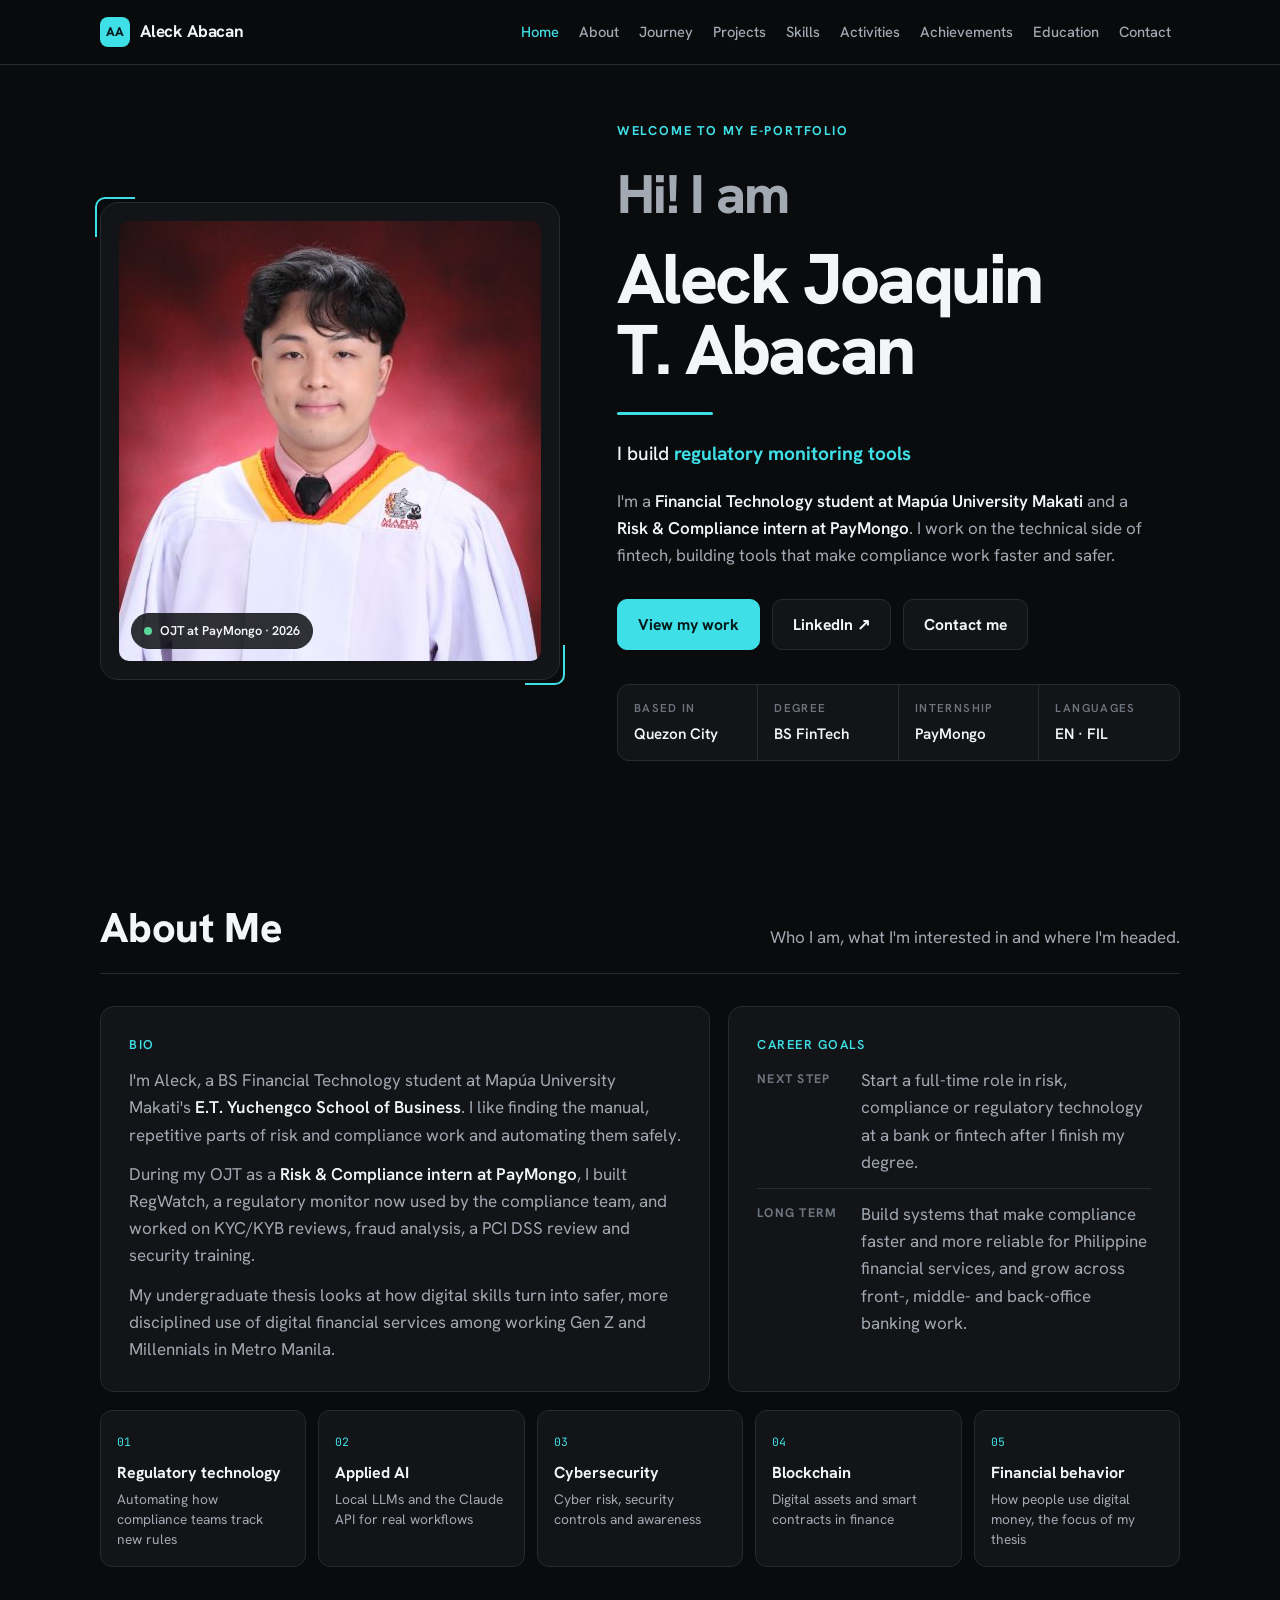
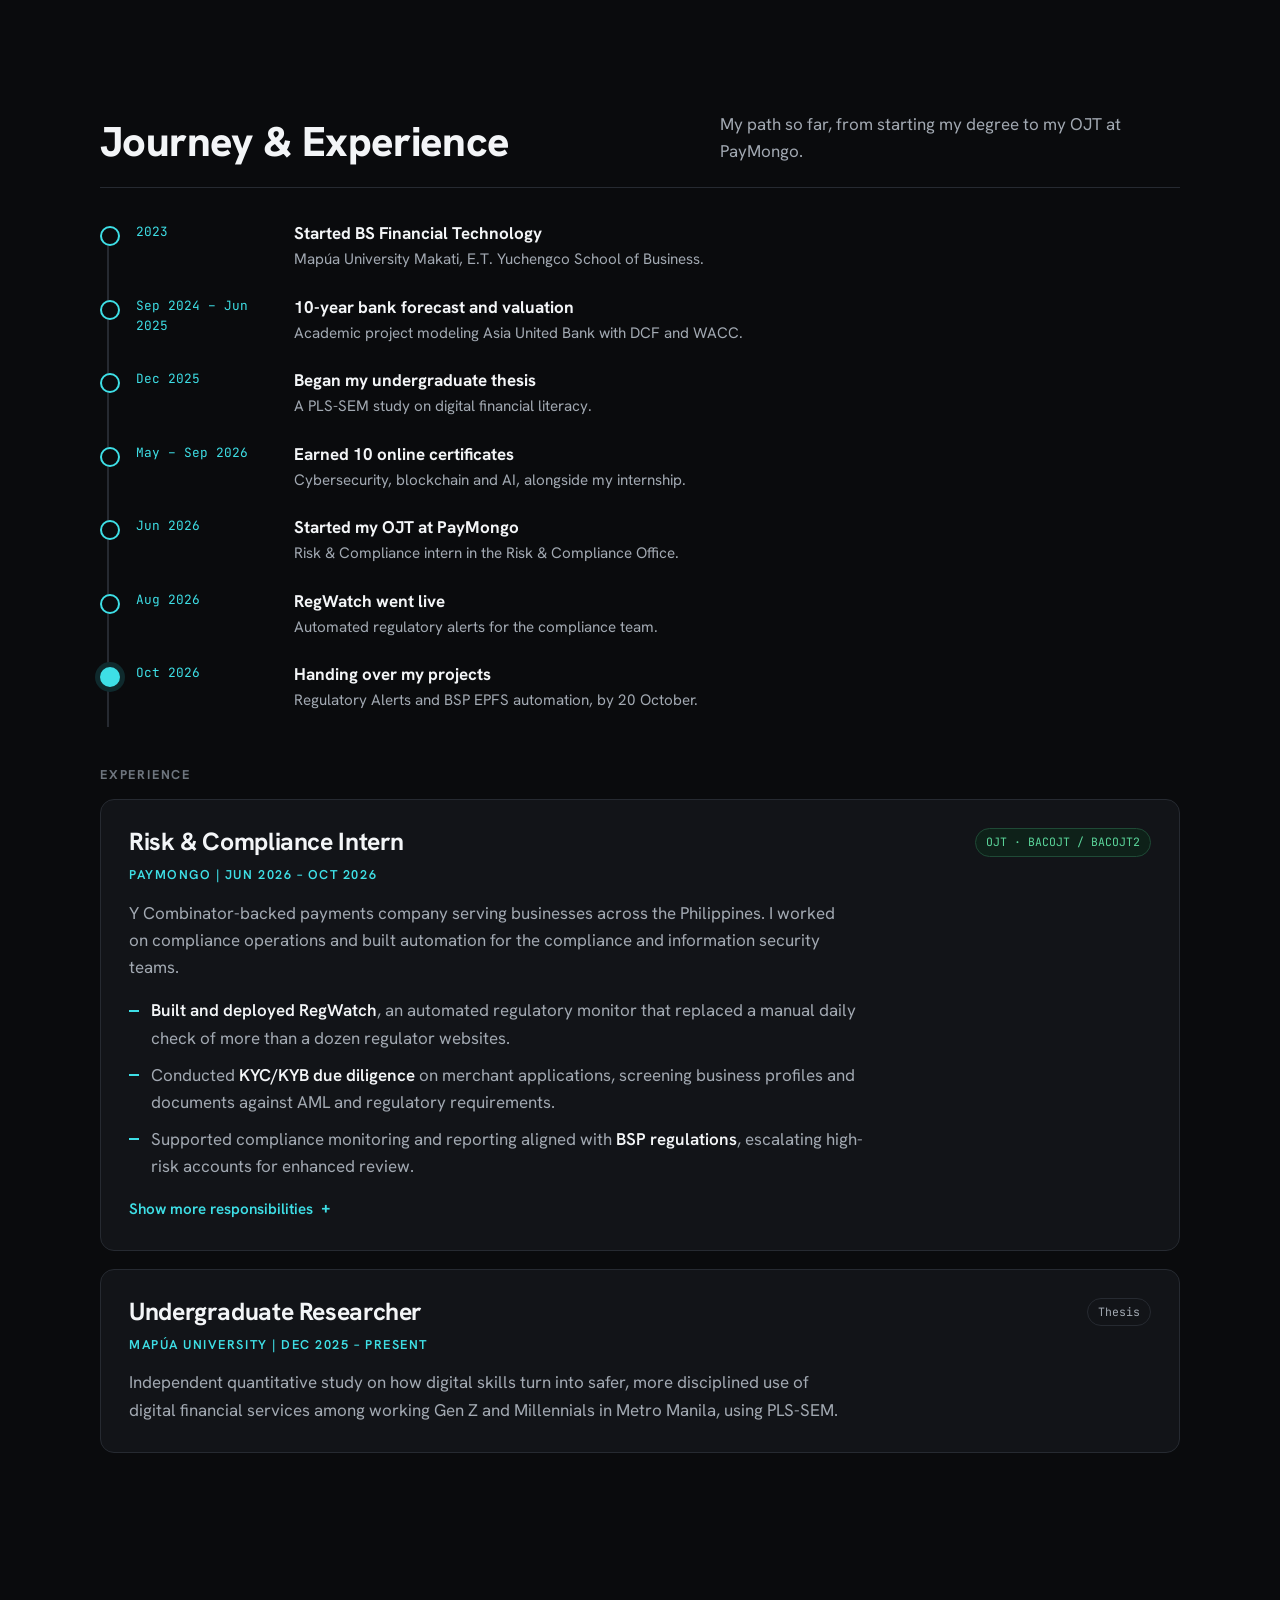
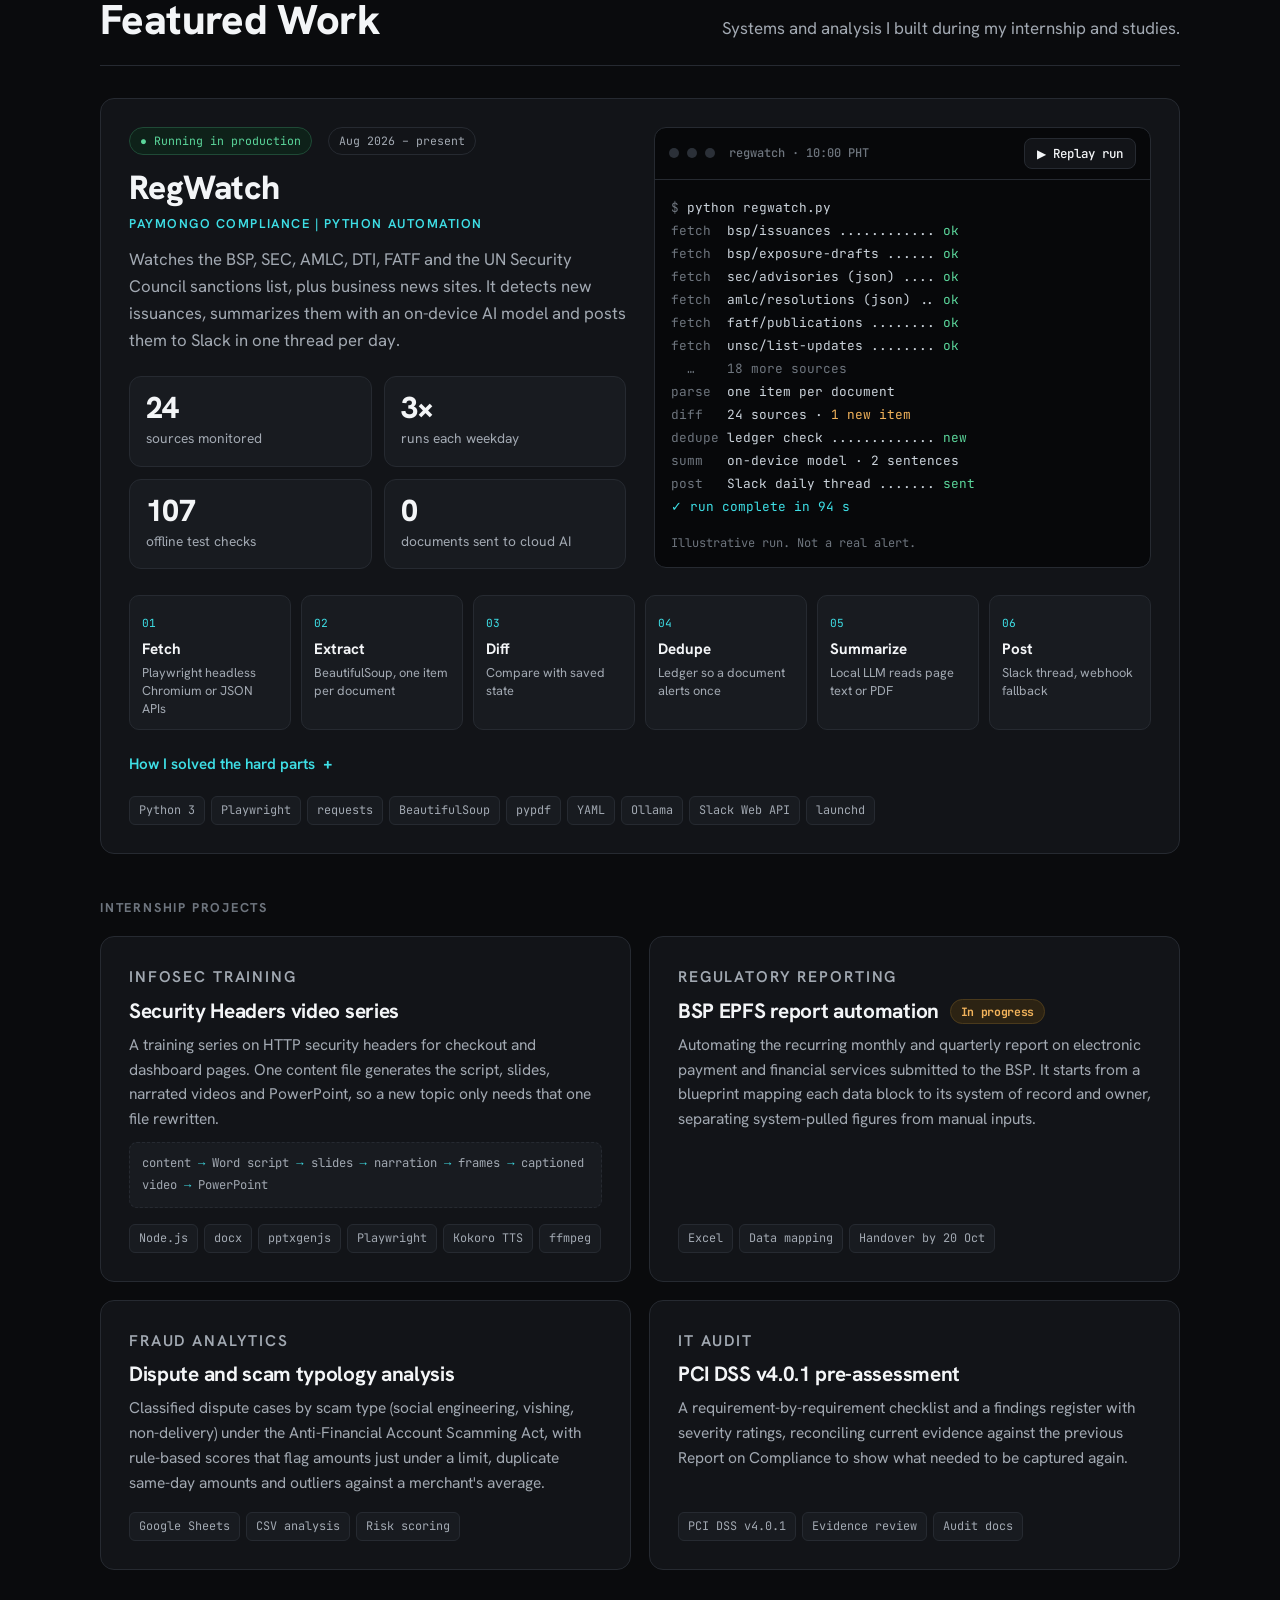
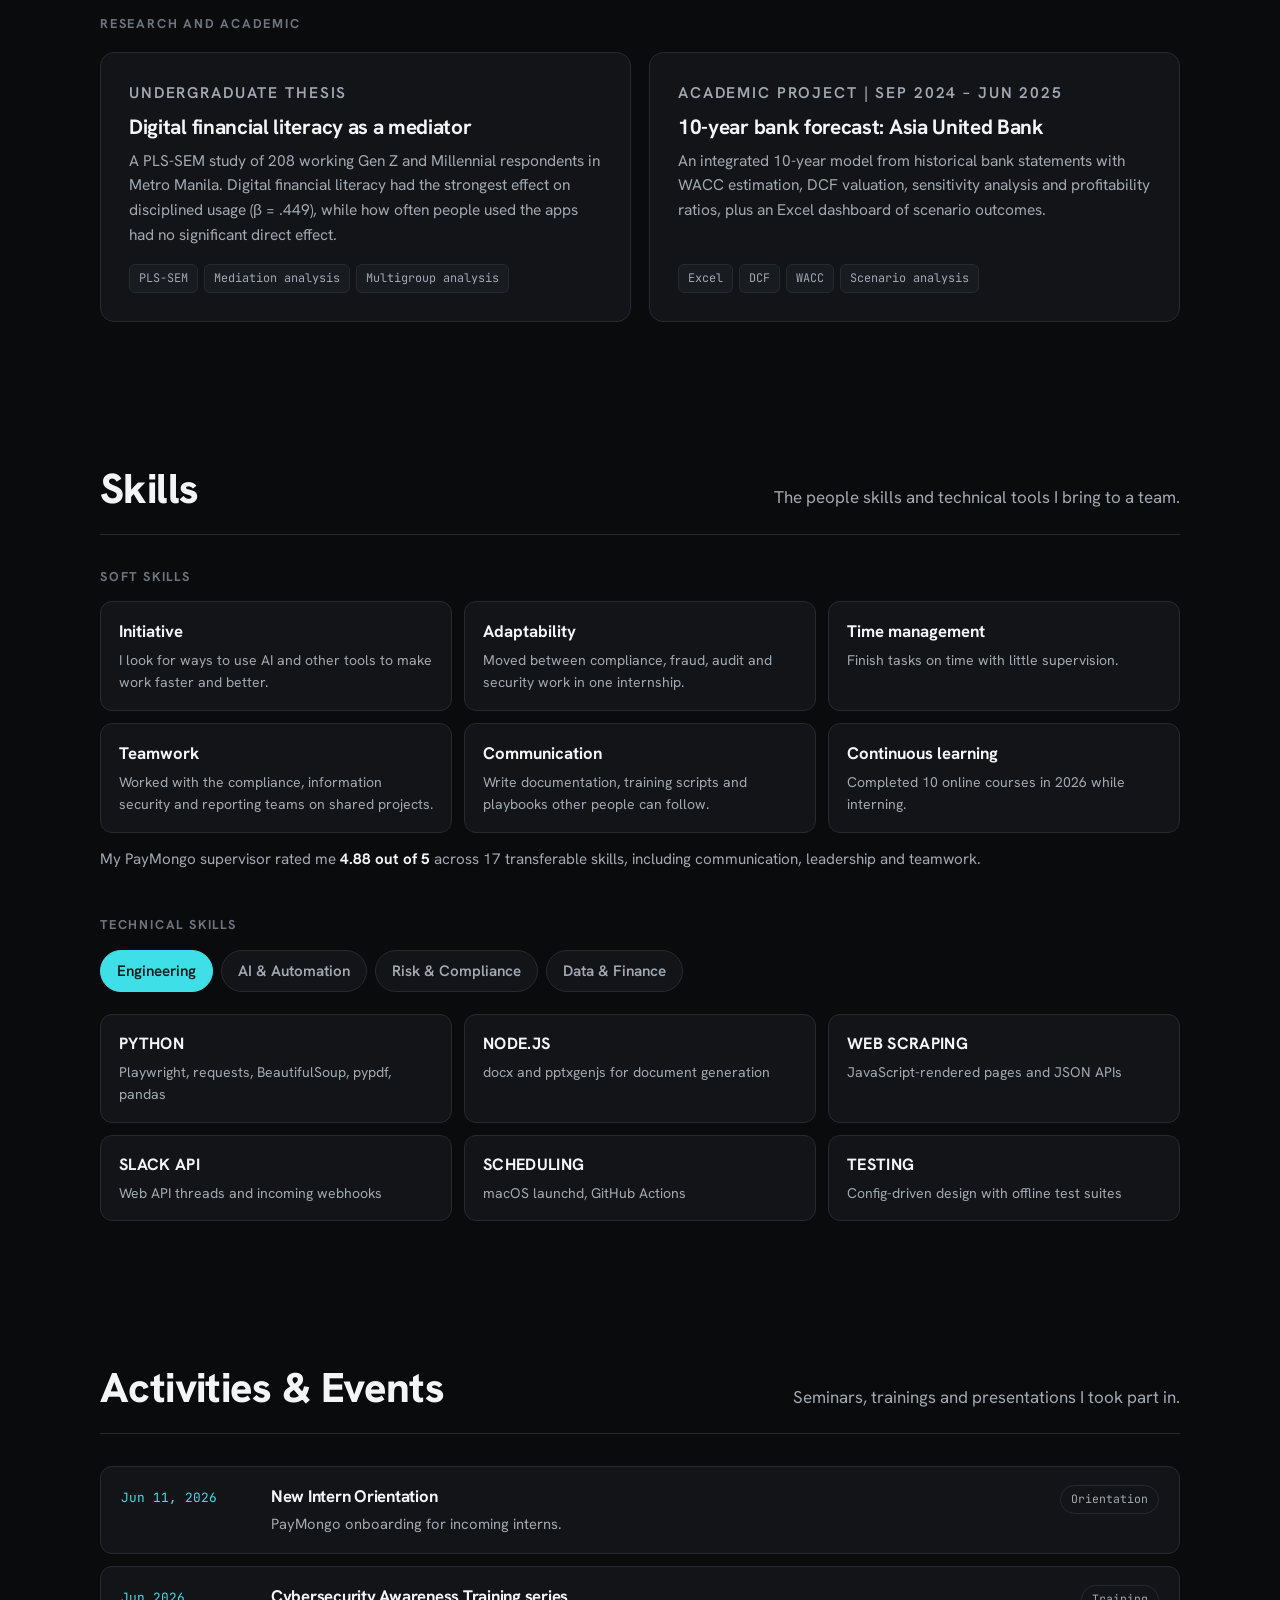
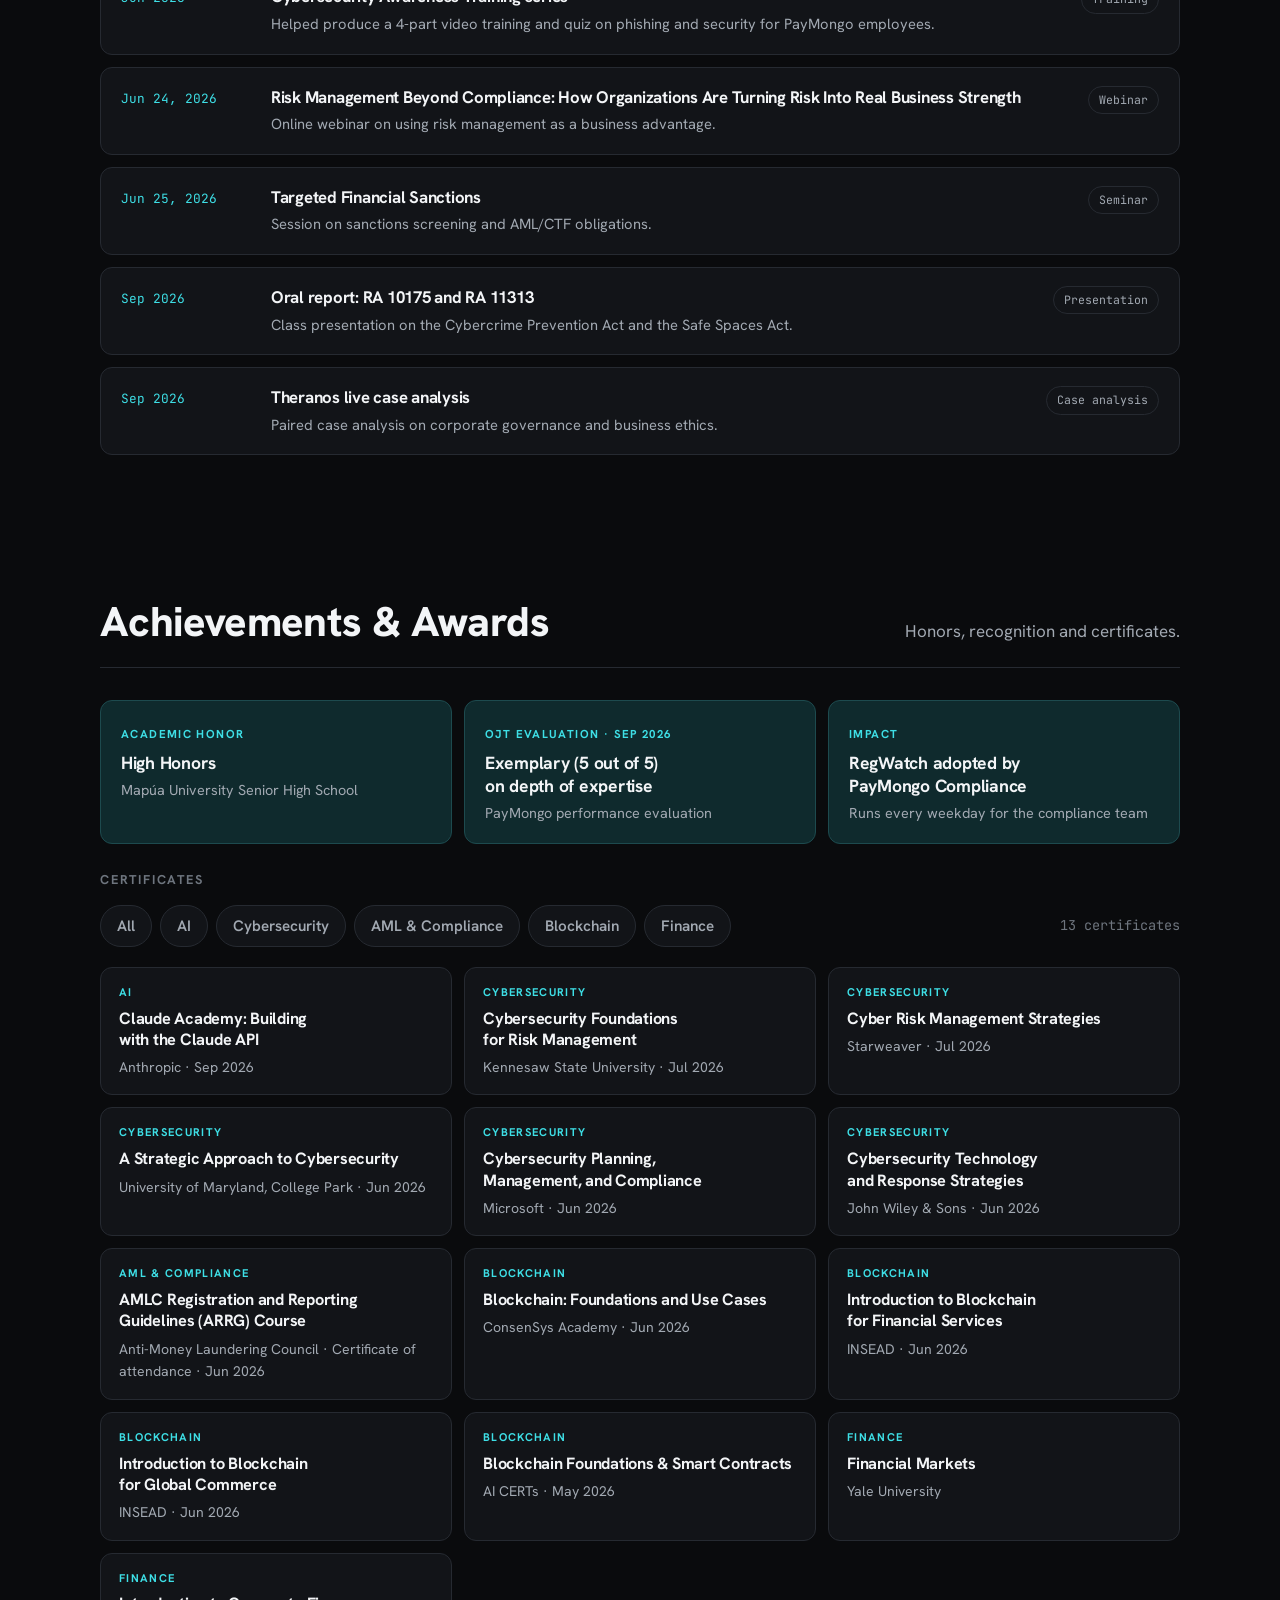
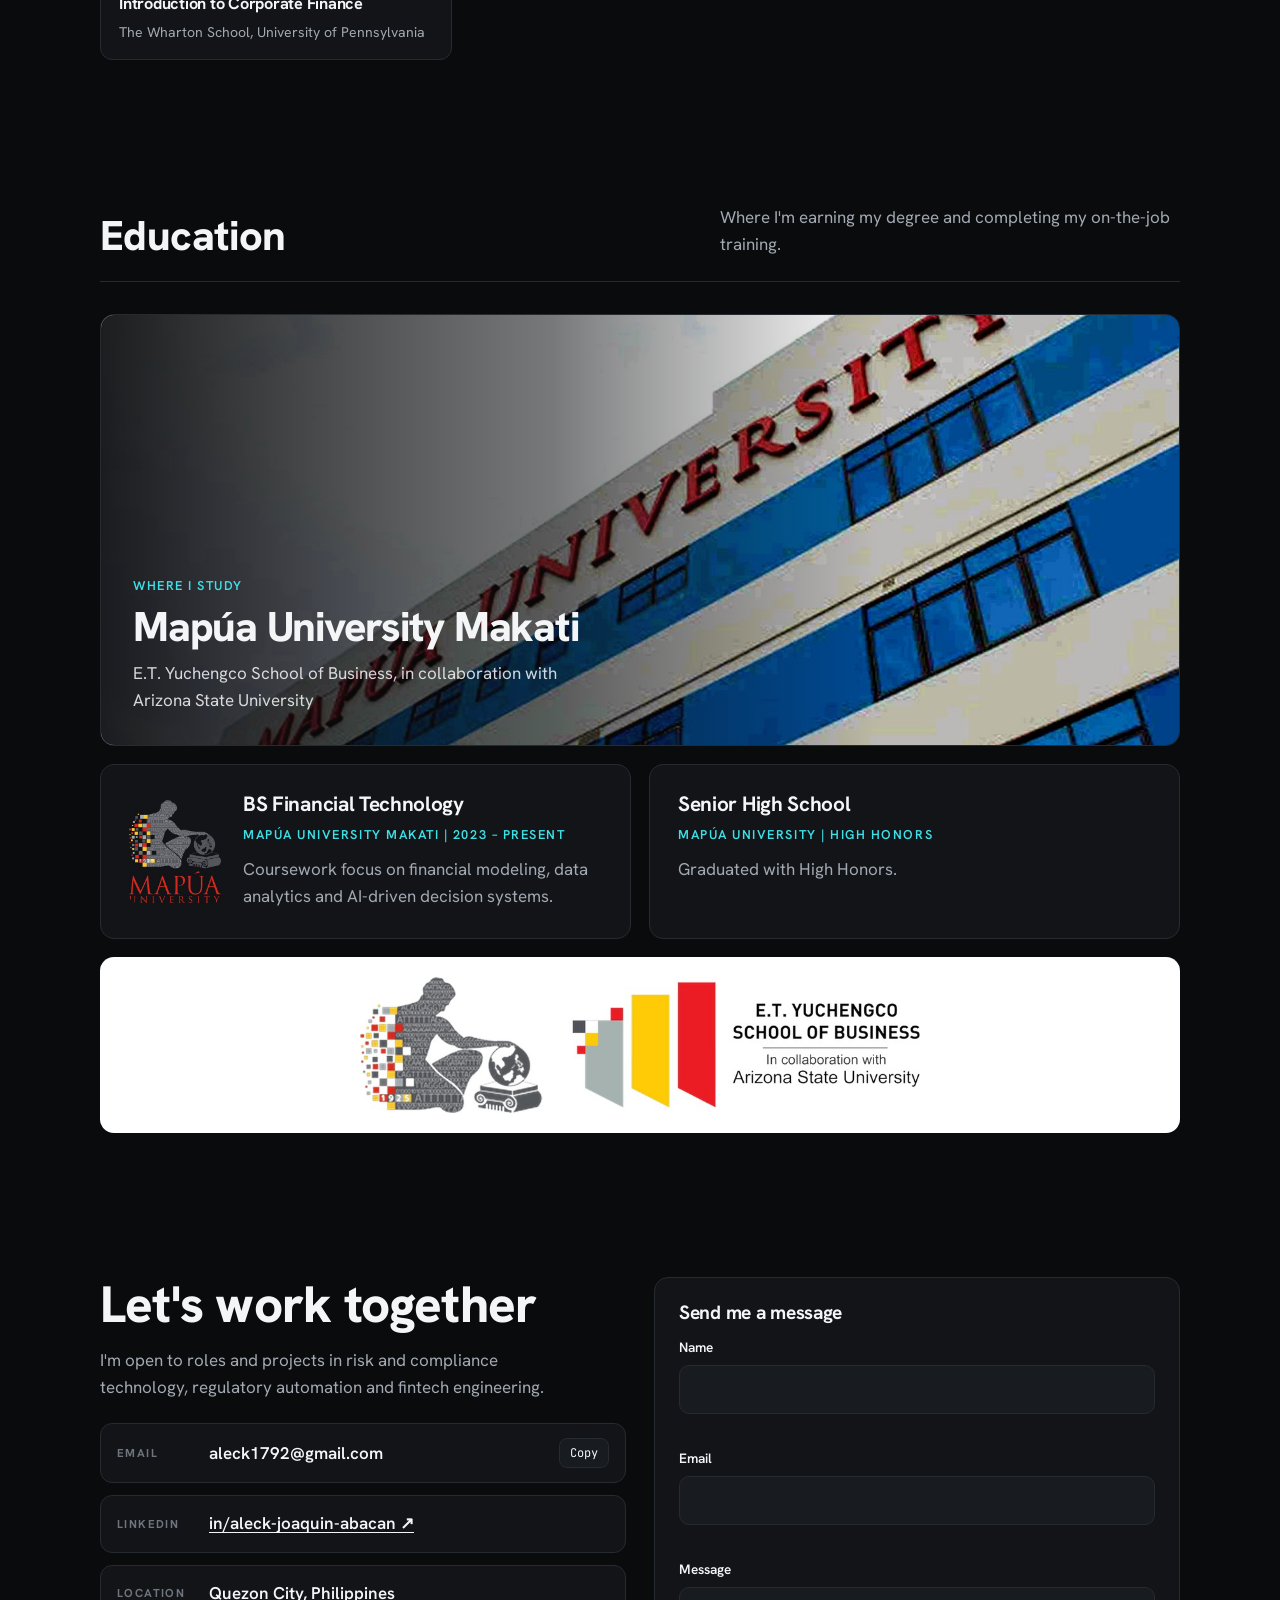
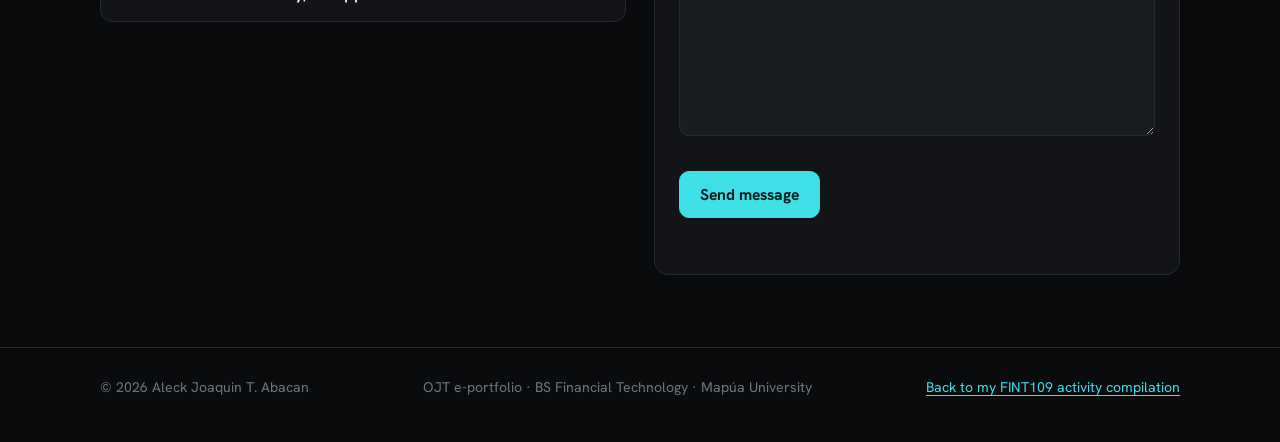
<file: activities/portfolio/index.html>
<!DOCTYPE html>
<html lang="en" class="no-js">
<head>
<meta charset="utf-8">
<meta name="viewport" content="width=device-width, initial-scale=1, viewport-fit=cover">
<meta name="description" content="Aleck Joaquin T. Abacan, BS Financial Technology, Mapúa University. OJT e-portfolio: PayMongo risk and compliance internship, RegWatch, projects, skills and certificates.">
<title>Aleck Abacan Portfolio</title>
<link rel="icon" href="images/aleck-portrait.jpg">
<link rel="stylesheet" href="css/style.css">
</head>
<body>
<header class="top">
  <div class="wrap">
    <a class="brand" href="#home"><span class="brand-mark">AA</span>Aleck Abacan</a>
    <button class="menu-btn" id="menu-btn" type="button" aria-label="Open menu" aria-expanded="false" aria-controls="nav"><span></span><span></span><span></span></button>
    <nav class="nav" id="nav" aria-label="Sections">
      <a href="#home">Home</a>
      <a href="#about">About</a>
      <a href="#experience">Journey</a>
      <a href="#projects">Projects</a>
      <a href="#skills">Skills</a>
      <a href="#activities">Activities</a>
      <a href="#achievements">Achievements</a>
      <a href="#education">Education</a>
      <a href="#contact">Contact</a>
    </nav>
  </div>
</header>

<main>
  <section class="hero" id="home">
    <div class="wrap">
      <div class="photo-card" id="photo-card">
        <img src="images/aleck-portrait.jpg" alt="Portrait of Aleck Joaquin T. Abacan in a Mapúa University toga" width="440" height="440">
        <span class="photo-tag"><span class="dot" aria-hidden="true"></span>OJT at PayMongo · 2026</span>
      </div>
      <div>
        <p class="welcome">Welcome to my e-portfolio</p>
        <p class="hello">Hi! I am</p>
        <h1>Aleck Joaquin T. Abacan</h1>
        <div class="bar" aria-hidden="true"></div>
        <p class="rotator">I build <span class="word" id="rot-word">regulatory monitoring tools</span></p>
        <div class="bio">
          <p>I'm a <strong>Financial Technology student at Mapúa University Makati</strong> and a <strong>Risk &amp; Compliance intern at PayMongo</strong>. I work on the technical side of fintech, building tools that make compliance work faster and safer.</p>
        </div>
        <div class="cta">
          <a class="btn primary" href="#projects">View my work</a>
          <a class="btn" href="https://www.linkedin.com/in/aleck-joaquin-abacan/" target="_blank" rel="noopener">LinkedIn ↗</a>
          <a class="btn" href="#contact">Contact me</a>
        </div>
        <div class="facts">
          <div class="fact"><span>Based in</span><b>Quezon City</b></div>
          <div class="fact"><span>Degree</span><b>BS FinTech</b></div>
          <div class="fact"><span>Internship</span><b>PayMongo</b></div>
          <div class="fact"><span>Languages</span><b>EN · FIL</b></div>
        </div>
      </div>
    </div>
  </section>

  <section class="section" id="about">
    <div class="wrap">
      <div class="sec-title"><h2>About Me</h2><p>Who I am, what I'm interested in and where I'm headed.</p></div>
      <div class="about">
        <article class="card about-bio">
          <h3 class="meta">Bio</h3>
          <p>I'm Aleck, a BS Financial Technology student at Mapúa University Makati's <strong>E.T. Yuchengco School of Business</strong>. I like finding the manual, repetitive parts of risk and compliance work and automating them safely.</p>
          <p>During my OJT as a <strong>Risk &amp; Compliance intern at PayMongo</strong>, I built RegWatch, a regulatory monitor now used by the compliance team, and worked on KYC/KYB reviews, fraud analysis, a PCI DSS review and security training.</p>
          <p>My undergraduate thesis looks at how digital skills turn into safer, more disciplined use of digital financial services among working Gen Z and Millennials in Metro Manila.</p>
        </article>
        <article class="card">
          <h3 class="meta">Career goals</h3>
          <div class="goal"><b>Next step</b><p>Start a full-time role in risk, compliance or regulatory technology at a bank or fintech after I finish my degree.</p></div>
          <div class="goal"><b>Long term</b><p>Build systems that make compliance faster and more reliable for Philippine financial services, and grow across front-, middle- and back-office banking work.</p></div>
        </article>
      </div>
      <ul class="interests" aria-label="Interests">
        <li><span class="ic">01</span><b>Regulatory technology</b><span class="d">Automating how compliance teams track new rules</span></li>
        <li><span class="ic">02</span><b>Applied AI</b><span class="d">Local LLMs and the Claude API for real workflows</span></li>
        <li><span class="ic">03</span><b>Cybersecurity</b><span class="d">Cyber risk, security controls and awareness</span></li>
        <li><span class="ic">04</span><b>Blockchain</b><span class="d">Digital assets and smart contracts in finance</span></li>
        <li><span class="ic">05</span><b>Financial behavior</b><span class="d">How people use digital money, the focus of my thesis</span></li>
      </ul>
    </div>
  </section>

  <section class="section" id="experience">
    <div class="wrap">
      <div class="sec-title"><h2>Journey &amp; Experience</h2><p>My path so far, from starting my degree to my OJT at PayMongo.</p></div>
      <ol class="timeline" aria-label="Timeline">
        <li><span class="when">2023</span><div><b>Started BS Financial Technology</b><p>Mapúa University Makati, E.T. Yuchengco School of Business.</p></div></li>
        <li><span class="when">Sep 2024 – Jun 2025</span><div><b>10-year bank forecast and valuation</b><p>Academic project modeling Asia United Bank with DCF and WACC.</p></div></li>
        <li><span class="when">Dec 2025</span><div><b>Began my undergraduate thesis</b><p>A PLS-SEM study on digital financial literacy.</p></div></li>
        <li><span class="when">May – Sep 2026</span><div><b>Earned 10 online certificates</b><p>Cybersecurity, blockchain and AI, alongside my internship.</p></div></li>
        <li><span class="when">Jun 2026</span><div><b>Started my OJT at PayMongo</b><p>Risk &amp; Compliance intern in the Risk &amp; Compliance Office.</p></div></li>
        <li><span class="when">Aug 2026</span><div><b>RegWatch went live</b><p>Automated regulatory alerts for the compliance team.</p></div></li>
        <li class="now"><span class="when">Oct 2026</span><div><b>Handing over my projects</b><p>Regulatory Alerts and BSP EPFS automation, by 20 October.</p></div></li>
      </ol>
      <p class="subhead first">Experience</p>
      <div class="xp">
        <article class="card">
          <div class="xp-head">
            <div>
              <h3>Risk &amp; Compliance Intern</h3>
              <p class="meta">PayMongo | Jun 2026 – Oct 2026</p>
            </div>
            <span class="pill ok">OJT · BACOJT / BACOJT2</span>
          </div>
          <p class="desc">Y Combinator-backed payments company serving businesses across the Philippines. I worked on compliance operations and built automation for the compliance and information security teams.</p>
          <ul class="list">
            <li><strong>Built and deployed RegWatch</strong>, an automated regulatory monitor that replaced a manual daily check of more than a dozen regulator websites.</li>
            <li>Conducted <strong>KYC/KYB due diligence</strong> on merchant applications, screening business profiles and documents against AML and regulatory requirements.</li>
            <li>Supported compliance monitoring and reporting aligned with <strong>BSP regulations</strong>, escalating high-risk accounts for enhanced review.</li>
          </ul>
          <details class="more">
            <summary>Show more responsibilities</summary>
            <ul class="list">
              <li>Supported Information Security with policy documentation, access reviews and security-awareness training, including an automatically produced video series on HTTP security headers.</li>
              <li>Analyzed dispute data for scam typologies and built rule-based flags for structuring and limit-slicing patterns.</li>
              <li>Prepared a PCI DSS v4.0.1 checklist and findings register ahead of the next assessment cycle.</li>
              <li>Handing over the Regulatory Alerts system and the BSP EPFS report automation to the team by 20 October 2026.</li>
            </ul>
          </details>
        </article>

        <article class="card">
          <div class="xp-head">
            <div>
              <h3>Undergraduate Researcher</h3>
              <p class="meta">Mapúa University | Dec 2025 – Present</p>
            </div>
            <span class="pill">Thesis</span>
          </div>
          <p class="desc">Independent quantitative study on how digital skills turn into safer, more disciplined use of digital financial services among working Gen Z and Millennials in Metro Manila, using PLS-SEM.</p>
        </article>
      </div>
    </div>
  </section>

  <section class="section" id="projects">
    <div class="wrap">
      <div class="sec-title"><h2>Featured Work</h2><p>Systems and analysis I built during my internship and studies.</p></div>

      <article class="card">
        <div class="feature">
          <div>
            <div class="xp-head start">
              <span class="pill ok">● Running in production</span>
              <span class="pill">Aug 2026 – present</span>
            </div>
            <h3>RegWatch</h3>
            <p class="meta tight">PayMongo Compliance | Python automation</p>
            <p class="lead">Watches the BSP, SEC, AMLC, DTI, FATF and the UN Security Council sanctions list, plus business news sites. It detects new issuances, summarizes them with an on-device AI model and posts them to Slack in one thread per day.</p>
            <div class="stats">
              <div class="stat"><b>24</b><span>sources monitored</span></div>
              <div class="stat"><b>3×</b><span>runs each weekday</span></div>
              <div class="stat"><b>107</b><span>offline test checks</span></div>
              <div class="stat"><b>0</b><span>documents sent to cloud AI</span></div>
            </div>
          </div>
          <figure class="term flush" aria-label="RegWatch run log demo">
            <div class="term-head"><i></i><i></i><i></i><b>regwatch · 10:00 PHT</b><button class="btn" id="run-btn" type="button">▶ Replay run</button></div>
            <pre id="term-out"></pre>
            <figcaption class="term-note">Illustrative run. Not a real alert.</figcaption>
          </figure>
        </div>

        <ol class="pipeline" id="pipeline">
          <li data-step="fetch"><strong>Fetch</strong><span>Playwright headless Chromium or JSON APIs</span></li>
          <li data-step="extract"><strong>Extract</strong><span>BeautifulSoup, one item per document</span></li>
          <li data-step="diff"><strong>Diff</strong><span>Compare with saved state</span></li>
          <li data-step="dedupe"><strong>Dedupe</strong><span>Ledger so a document alerts once</span></li>
          <li data-step="summ"><strong>Summarize</strong><span>Local LLM reads page text or PDF</span></li>
          <li data-step="post"><strong>Post</strong><span>Slack thread, webhook fallback</span></li>
        </ol>

        <details class="more spaced">
          <summary>How I solved the hard parts</summary>
          <div class="decisions">
            <div><h4>Moved off the cloud</h4><p>The first version ran on GitHub Actions, but Philippine government sites blocked overseas datacenter IPs. I moved it to a machine on a Philippine connection, scheduled with macOS launchd.</p></div>
            <div><h4>Kept the AI on the device</h4><p>Summaries run on Ollama with qwen2.5:3b, so no regulatory document leaves the machine. It fits next to a headless browser in 8 GB of RAM.</p></div>
            <div><h4>No summary beats a wrong one</h4><p>Early summaries described menus and footers. I rebuilt the extractor to isolate real article text, follow linked PDFs, and post only the title and link when clean text isn't available.</p></div>
            <div><h4>Built to fail loudly</h4><p>Retries with backoff, an "all clear" heartbeat on quiet runs, and warnings that repeat until a site recovers. A new source takes a few lines of YAML.</p></div>
          </div>
        </details>
        <div class="tags"><code>Python 3</code><code>Playwright</code><code>requests</code><code>BeautifulSoup</code><code>pypdf</code><code>YAML</code><code>Ollama</code><code>Slack Web API</code><code>launchd</code></div>
      </article>

      <p class="subhead">Internship projects</p>
      <div class="grid2">
        <article class="card proj">
          <p class="meta">InfoSec training</p>
          <h3>Security Headers video series</h3>
          <p>A training series on HTTP security headers for checkout and dashboard pages. One content file generates the script, slides, narrated videos and PowerPoint, so a new topic only needs that one file rewritten.</p>
          <div class="flow">content <b>→</b> Word script <b>→</b> slides <b>→</b> narration <b>→</b> frames <b>→</b> captioned video <b>→</b> PowerPoint</div>
          <div class="tags"><code>Node.js</code><code>docx</code><code>pptxgenjs</code><code>Playwright</code><code>Kokoro TTS</code><code>ffmpeg</code></div>
        </article>
        <article class="card proj">
          <p class="meta">Regulatory reporting</p>
          <h3>BSP EPFS report automation <span class="pill warn inline">In progress</span></h3>
          <p>Automating the recurring monthly and quarterly report on electronic payment and financial services submitted to the BSP. It starts from a blueprint mapping each data block to its system of record and owner, separating system-pulled figures from manual inputs.</p>
          <div class="tags"><code>Excel</code><code>Data mapping</code><code>Handover by 20 Oct</code></div>
        </article>
        <article class="card proj">
          <p class="meta">Fraud analytics</p>
          <h3>Dispute and scam typology analysis</h3>
          <p>Classified dispute cases by scam type (social engineering, vishing, non-delivery) under the Anti-Financial Account Scamming Act, with rule-based scores that flag amounts just under a limit, duplicate same-day amounts and outliers against a merchant's average.</p>
          <div class="tags"><code>Google Sheets</code><code>CSV analysis</code><code>Risk scoring</code></div>
        </article>
        <article class="card proj">
          <p class="meta">IT audit</p>
          <h3>PCI DSS v4.0.1 pre-assessment</h3>
          <p>A requirement-by-requirement checklist and a findings register with severity ratings, reconciling current evidence against the previous Report on Compliance to show what needed to be captured again.</p>
          <div class="tags"><code>PCI DSS v4.0.1</code><code>Evidence review</code><code>Audit docs</code></div>
        </article>
      </div>

      <p class="subhead">Research and academic</p>
      <div class="grid2">
        <article class="card proj">
          <p class="meta">Undergraduate thesis</p>
          <h3>Digital financial literacy as a mediator</h3>
          <p>A PLS-SEM study of 208 working Gen Z and Millennial respondents in Metro Manila. Digital financial literacy had the strongest effect on disciplined usage (β = .449), while how often people used the apps had no significant direct effect.</p>
          <div class="tags"><code>PLS-SEM</code><code>Mediation analysis</code><code>Multigroup analysis</code></div>
        </article>
        <article class="card proj">
          <p class="meta">Academic project | Sep 2024 – Jun 2025</p>
          <h3>10-year bank forecast: Asia United Bank</h3>
          <p>An integrated 10-year model from historical bank statements with WACC estimation, DCF valuation, sensitivity analysis and profitability ratios, plus an Excel dashboard of scenario outcomes.</p>
          <div class="tags"><code>Excel</code><code>DCF</code><code>WACC</code><code>Scenario analysis</code></div>
        </article>
      </div>
    </div>
  </section>

  <section class="section" id="skills">
    <div class="wrap">
      <div class="sec-title"><h2>Skills</h2><p>The people skills and technical tools I bring to a team.</p></div>
      <p class="subhead first">Soft skills</p>
      <div class="soft">
        <div class="skill"><b>Initiative</b><span>I look for ways to use AI and other tools to make work faster and better.</span></div>
        <div class="skill"><b>Adaptability</b><span>Moved between compliance, fraud, audit and security work in one internship.</span></div>
        <div class="skill"><b>Time management</b><span>Finish tasks on time with little supervision.</span></div>
        <div class="skill"><b>Teamwork</b><span>Worked with the compliance, information security and reporting teams on shared projects.</span></div>
        <div class="skill"><b>Communication</b><span>Write documentation, training scripts and playbooks other people can follow.</span></div>
        <div class="skill"><b>Continuous learning</b><span>Completed 10 online courses in 2026 while interning.</span></div>
      </div>
      <p class="soft-note">My PayMongo supervisor rated me <strong>4.88 out of 5</strong> across 17 transferable skills, including communication, leadership and teamwork.</p>
      <p class="subhead next">Technical skills</p>
      <div class="tabs" role="tablist" aria-label="Skill categories">
        <button class="tab" role="tab" id="t-eng" aria-controls="p-eng" aria-selected="true" type="button">Engineering</button>
        <button class="tab" role="tab" id="t-ai" aria-controls="p-ai" aria-selected="false" tabindex="-1" type="button">AI &amp; Automation</button>
        <button class="tab" role="tab" id="t-risk" aria-controls="p-risk" aria-selected="false" tabindex="-1" type="button">Risk &amp; Compliance</button>
        <button class="tab" role="tab" id="t-data" aria-controls="p-data" aria-selected="false" tabindex="-1" type="button">Data &amp; Finance</button>
      </div>
      <div class="panel" role="tabpanel" id="p-eng" aria-labelledby="t-eng">
        <div class="skillgrid">
          <div class="skill"><b>Python</b><span>Playwright, requests, BeautifulSoup, pypdf, pandas</span></div>
          <div class="skill"><b>Node.js</b><span>docx and pptxgenjs for document generation</span></div>
          <div class="skill"><b>Web scraping</b><span>JavaScript-rendered pages and JSON APIs</span></div>
          <div class="skill"><b>Slack API</b><span>Web API threads and incoming webhooks</span></div>
          <div class="skill"><b>Scheduling</b><span>macOS launchd, GitHub Actions</span></div>
          <div class="skill"><b>Testing</b><span>Config-driven design with offline test suites</span></div>
        </div>
      </div>
      <div class="panel" role="tabpanel" id="p-ai" aria-labelledby="t-ai" hidden>
        <div class="skillgrid">
          <div class="skill"><b>Claude API</b><span>Certified: Claude Academy, Anthropic</span></div>
          <div class="skill"><b>Local LLMs</b><span>Ollama with qwen2.5 for on-device summaries</span></div>
          <div class="skill"><b>Claude Code</b><span>AI-assisted development</span></div>
          <div class="skill"><b>Text-to-speech</b><span>Kokoro voices for narrated videos</span></div>
          <div class="skill"><b>ffmpeg</b><span>Captions, crossfades and encoding</span></div>
          <div class="skill"><b>Frame rendering</b><span>Slides rendered to video frames with headless Chromium</span></div>
        </div>
      </div>
      <div class="panel" role="tabpanel" id="p-risk" aria-labelledby="t-risk" hidden>
        <div class="skillgrid">
          <div class="skill"><b>KYC / KYB</b><span>Merchant due diligence and screening</span></div>
          <div class="skill"><b>AML / CTF</b><span>Fundamentals and escalation of high-risk accounts</span></div>
          <div class="skill"><b>Regulatory monitoring</b><span>BSP, SEC, AMLC, FATF, UNSC</span></div>
          <div class="skill"><b>PCI DSS v4.0.1</b><span>Checklists and findings registers</span></div>
          <div class="skill"><b>Fraud typologies</b><span>Scam classification under AFASA</span></div>
          <div class="skill"><b>Data privacy</b><span>Data Privacy Act (RA 10173)</span></div>
        </div>
      </div>
      <div class="panel" role="tabpanel" id="p-data" aria-labelledby="t-data" hidden>
        <div class="skillgrid">
          <div class="skill"><b>Excel</b><span>Advanced formulas, models and dashboards</span></div>
          <div class="skill"><b>Google Sheets</b><span>Case analysis and scoring</span></div>
          <div class="skill"><b>PLS-SEM</b><span>Measurement, structural and mediation models</span></div>
          <div class="skill"><b>Statistics</b><span>Plus machine learning fundamentals</span></div>
          <div class="skill"><b>Financial modeling</b><span>Forecasting, DCF and WACC valuation</span></div>
          <div class="skill"><b>Scenario analysis</b><span>Sensitivity tables and decision dashboards</span></div>
        </div>
      </div>
    </div>
  </section>

  <section class="section" id="activities">
    <div class="wrap">
      <div class="sec-title"><h2>Activities &amp; Events</h2><p>Seminars, trainings and presentations I took part in.</p></div>
      <ul class="events">
        <li class="event"><span class="when">Jun 11, 2026</span><div><h3>New Intern Orientation</h3><p>PayMongo onboarding for incoming interns.</p></div><span class="pill">Orientation</span></li>
        <li class="event"><span class="when">Jun 2026</span><div><h3>Cybersecurity Awareness Training series</h3><p>Helped produce a 4-part video training and quiz on phishing and security for PayMongo employees.</p></div><span class="pill">Training</span></li>
        <li class="event"><span class="when">Jun 24, 2026</span><div><h3>Risk Management Beyond Compliance: How Organizations Are Turning Risk Into Real Business Strength</h3><p>Online webinar on using risk management as a business advantage.</p></div><span class="pill">Webinar</span></li>
        <li class="event"><span class="when">Jun 25, 2026</span><div><h3>Targeted Financial Sanctions</h3><p>Session on sanctions screening and AML/CTF obligations.</p></div><span class="pill">Seminar</span></li>
        <li class="event"><span class="when">Sep 2026</span><div><h3>Oral report: RA 10175 and RA 11313</h3><p>Class presentation on the Cybercrime Prevention Act and the Safe Spaces Act.</p></div><span class="pill">Presentation</span></li>
        <li class="event"><span class="when">Sep 2026</span><div><h3>Theranos live case analysis</h3><p>Paired case analysis on corporate governance and business ethics.</p></div><span class="pill">Case analysis</span></li>
      </ul>
    </div>
  </section>

  <section class="section" id="achievements">
    <div class="wrap">
      <div class="sec-title"><h2>Achievements &amp; Awards</h2><p>Honors, recognition and certificates.</p></div>
      <div class="honors">
        <div class="honor"><span class="k">Academic honor</span><h3>High Honors</h3><p>Mapúa University Senior High School</p></div>
        <div class="honor"><span class="k">OJT evaluation · Sep 2026</span><h3>Exemplary (5 out of 5) on depth of expertise</h3><p>PayMongo performance evaluation</p></div>
        <div class="honor"><span class="k">Impact</span><h3>RegWatch adopted by PayMongo Compliance</h3><p>Runs every weekday for the compliance team</p></div>
      </div>
      <p class="subhead first">Certificates</p>
      <div class="filters" role="group" aria-label="Filter certificates">
        <button class="tab" type="button" data-filter="all" aria-pressed="true">All</button>
        <button class="tab" type="button" data-filter="ai" aria-pressed="false">AI</button>
        <button class="tab" type="button" data-filter="cyber" aria-pressed="false">Cybersecurity</button>
        <button class="tab" type="button" data-filter="comp" aria-pressed="false">AML &amp; Compliance</button>
        <button class="tab" type="button" data-filter="chain" aria-pressed="false">Blockchain</button>
        <button class="tab" type="button" data-filter="fin" aria-pressed="false">Finance</button>
        <span class="count" id="cert-count" aria-live="polite">13 certificates</span>
      </div>
      <div class="certs" id="certs">
        <div class="cert" data-cat="ai"><span class="cat">AI</span><h3>Claude Academy: Building with the Claude API</h3><p>Anthropic · Sep 2026</p></div>
        <div class="cert" data-cat="cyber"><span class="cat">Cybersecurity</span><h3>Cybersecurity Foundations for Risk Management</h3><p>Kennesaw State University · Jul 2026</p></div>
        <div class="cert" data-cat="cyber"><span class="cat">Cybersecurity</span><h3>Cyber Risk Management Strategies</h3><p>Starweaver · Jul 2026</p></div>
        <div class="cert" data-cat="cyber"><span class="cat">Cybersecurity</span><h3>A Strategic Approach to Cybersecurity</h3><p>University of Maryland, College Park · Jun 2026</p></div>
        <div class="cert" data-cat="cyber"><span class="cat">Cybersecurity</span><h3>Cybersecurity Planning, Management, and Compliance</h3><p>Microsoft · Jun 2026</p></div>
        <div class="cert" data-cat="cyber"><span class="cat">Cybersecurity</span><h3>Cybersecurity Technology and Response Strategies</h3><p>John Wiley &amp; Sons · Jun 2026</p></div>
        <div class="cert" data-cat="comp"><span class="cat">AML &amp; Compliance</span><h3>AMLC Registration and Reporting Guidelines (ARRG) Course</h3><p>Anti-Money Laundering Council · Certificate of attendance · Jun 2026</p></div>
        <div class="cert" data-cat="chain"><span class="cat">Blockchain</span><h3>Blockchain: Foundations and Use Cases</h3><p>ConsenSys Academy · Jun 2026</p></div>
        <div class="cert" data-cat="chain"><span class="cat">Blockchain</span><h3>Introduction to Blockchain for Financial Services</h3><p>INSEAD · Jun 2026</p></div>
        <div class="cert" data-cat="chain"><span class="cat">Blockchain</span><h3>Introduction to Blockchain for Global Commerce</h3><p>INSEAD · Jun 2026</p></div>
        <div class="cert" data-cat="chain"><span class="cat">Blockchain</span><h3>Blockchain Foundations &amp; Smart Contracts</h3><p>AI CERTs · May 2026</p></div>
        <div class="cert" data-cat="fin"><span class="cat">Finance</span><h3>Financial Markets</h3><p>Yale University</p></div>
        <div class="cert" data-cat="fin"><span class="cat">Finance</span><h3>Introduction to Corporate Finance</h3><p>The Wharton School, University of Pennsylvania</p></div>
      </div>
    </div>
  </section>

  <section class="section" id="education">
    <div class="wrap">
      <div class="sec-title"><h2>Education</h2><p>Where I'm earning my degree and completing my on-the-job training.</p></div>
      <figure class="campus">
        <img src="images/mapua-campus.jpg" alt="Mapúa University building with the university name in red letters" width="1400" height="728">
        <figcaption>
          <p class="meta">Where I study</p>
          <h3>Mapúa University Makati</h3>
          <p class="sub">E.T. Yuchengco School of Business, in collaboration with Arizona State University</p>
        </figcaption>
      </figure>
      <div class="edu">
        <article class="card edu-main">
          <img class="edu-logo" src="images/mapua-logo.jpg" alt="Mapúa University logo" width="302" height="340">
          <div>
            <h3>BS Financial Technology</h3>
            <p class="meta">Mapúa University Makati | 2023 – Present</p>
            <p class="desc">Coursework focus on financial modeling, data analytics and AI-driven decision systems.</p>
          </div>
        </article>
        <article class="card">
          <h3>Senior High School</h3>
          <p class="meta">Mapúa University | High Honors</p>
          <p class="desc">Graduated with High Honors.</p>
        </article>
      </div>
      <div class="lockup"><img src="images/ety-school-of-business.jpg" alt="E.T. Yuchengco School of Business, in collaboration with Arizona State University" width="880" height="213"></div>
    </div>
  </section>

  <section class="section" id="contact">
    <div class="wrap">
      <div class="contact">
        <div class="contact-side">
          <div>
            <h2>Let's work together</h2>
            <p class="lead">I'm open to roles and projects in risk and compliance technology, regulatory automation and fintech engineering.</p>
          </div>
        <div class="contact-rows">
          <div class="crow"><span class="k">Email</span><span class="v" id="email-val">aleck1792@gmail.com</span><button class="copy" id="copy-email" type="button">Copy</button></div>
          <div class="crow"><span class="k">LinkedIn</span><span class="v"><a href="https://www.linkedin.com/in/aleck-joaquin-abacan/" target="_blank" rel="noopener">in/aleck-joaquin-abacan ↗</a></span></div>
          <div class="crow"><span class="k">Location</span><span class="v">Quezon City, Philippines</span></div>
        </div>
        </div>
        <form class="form" id="contact-form" name="contact" method="POST" data-netlify="true" data-netlify-honeypot="company" novalidate>
          <h3>Send me a message</h3>
          <input type="hidden" name="form-name" value="contact">
          <p class="hp"><label>Leave this empty <input name="company" tabindex="-1" autocomplete="off"></label></p>
          <div class="field"><label for="cf-name">Name</label><input id="cf-name" name="name" type="text" autocomplete="name" required><span class="err" id="err-name"></span></div>
          <div class="field"><label for="cf-email">Email</label><input id="cf-email" name="email" type="email" autocomplete="email" required><span class="err" id="err-email"></span></div>
          <div class="field"><label for="cf-msg">Message</label><textarea id="cf-msg" name="message" rows="5" required></textarea><span class="err" id="err-msg"></span></div>
          <button class="btn primary" type="submit" id="cf-send">Send message</button>
          <p class="form-status" id="form-status" role="status" aria-live="polite"></p>
        </form>
      </div>
    </div>
  </section>
</main>

<footer>
  <div class="wrap">
    <span>© 2026 Aleck Joaquin T. Abacan</span>
    <span>OJT e-portfolio · BS Financial Technology · Mapúa University</span>
    <a class="back-link" href="../../index.html">Back to my FINT109 activity compilation</a>
  </div>
</footer>

<button class="totop hide" id="to-top" type="button" aria-label="Back to top">↑</button>

<script src="js/script.js"></script>
</body>
</html>
</file>
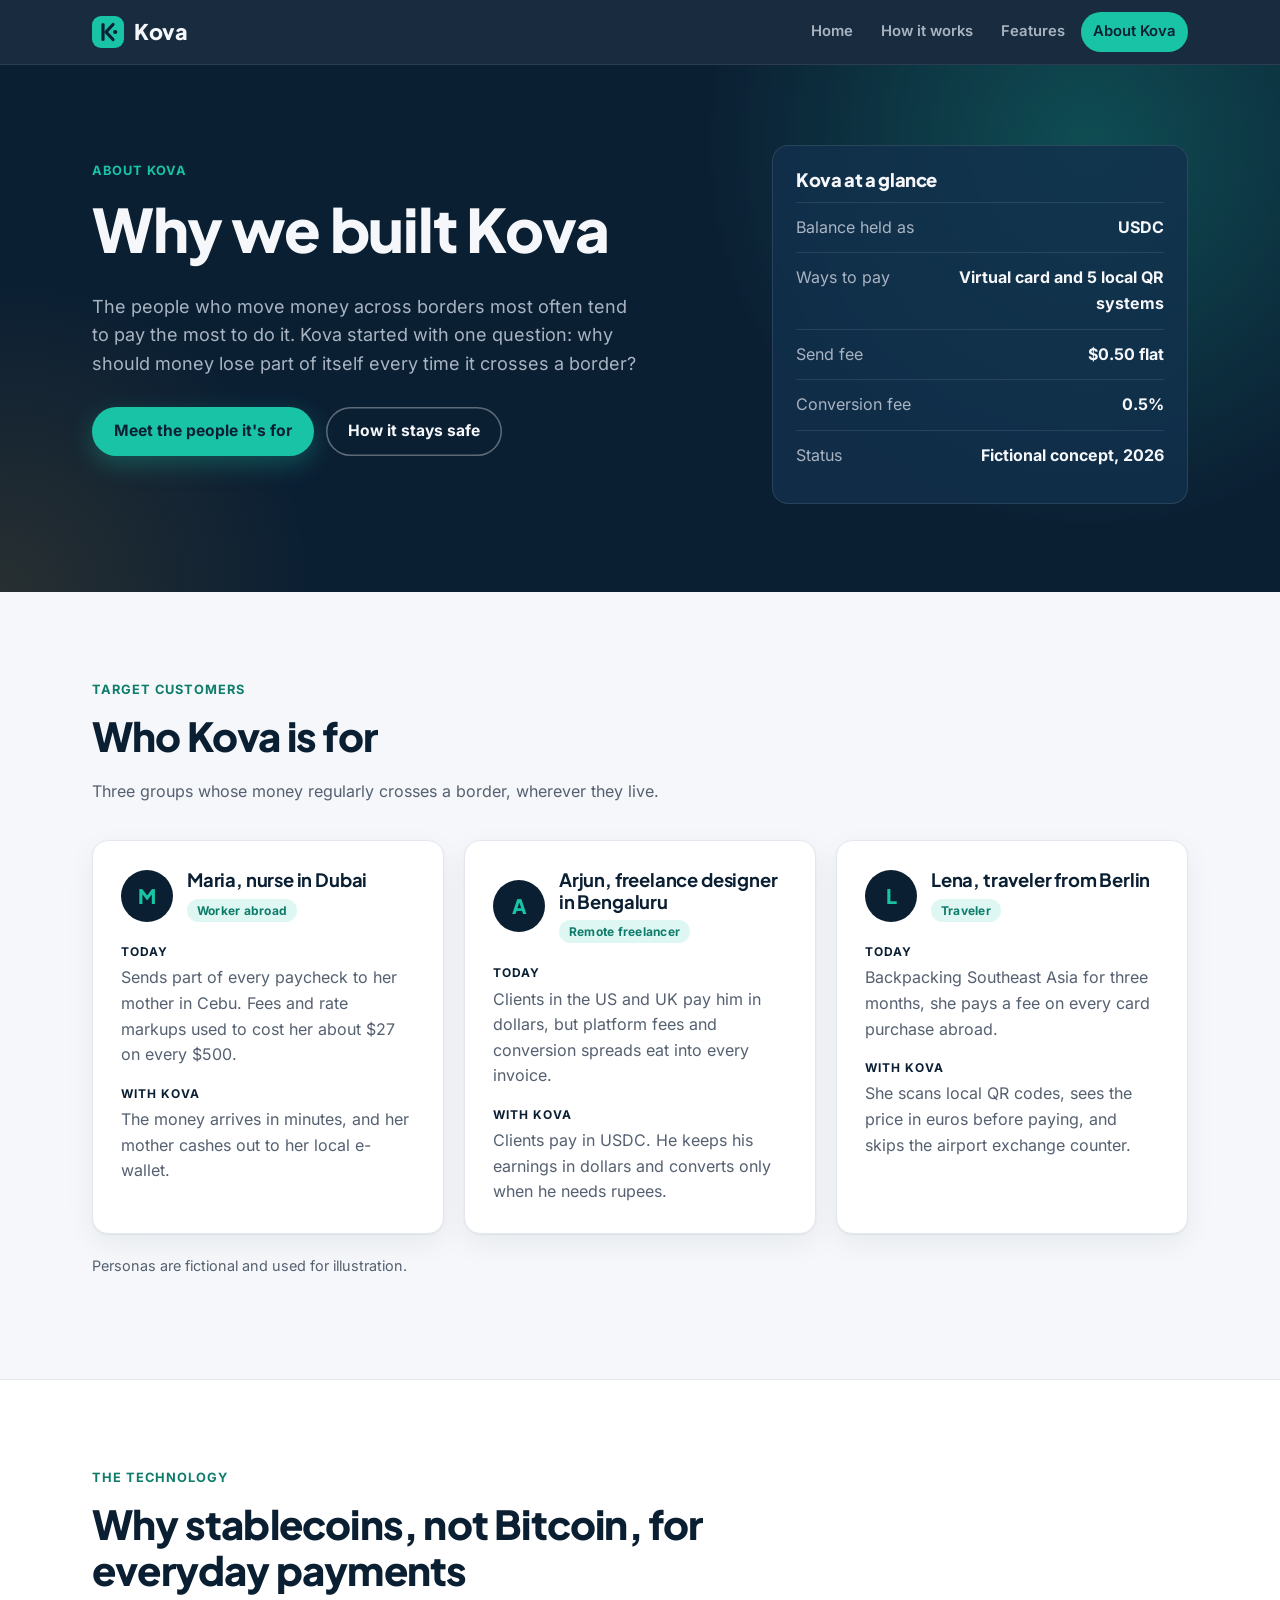
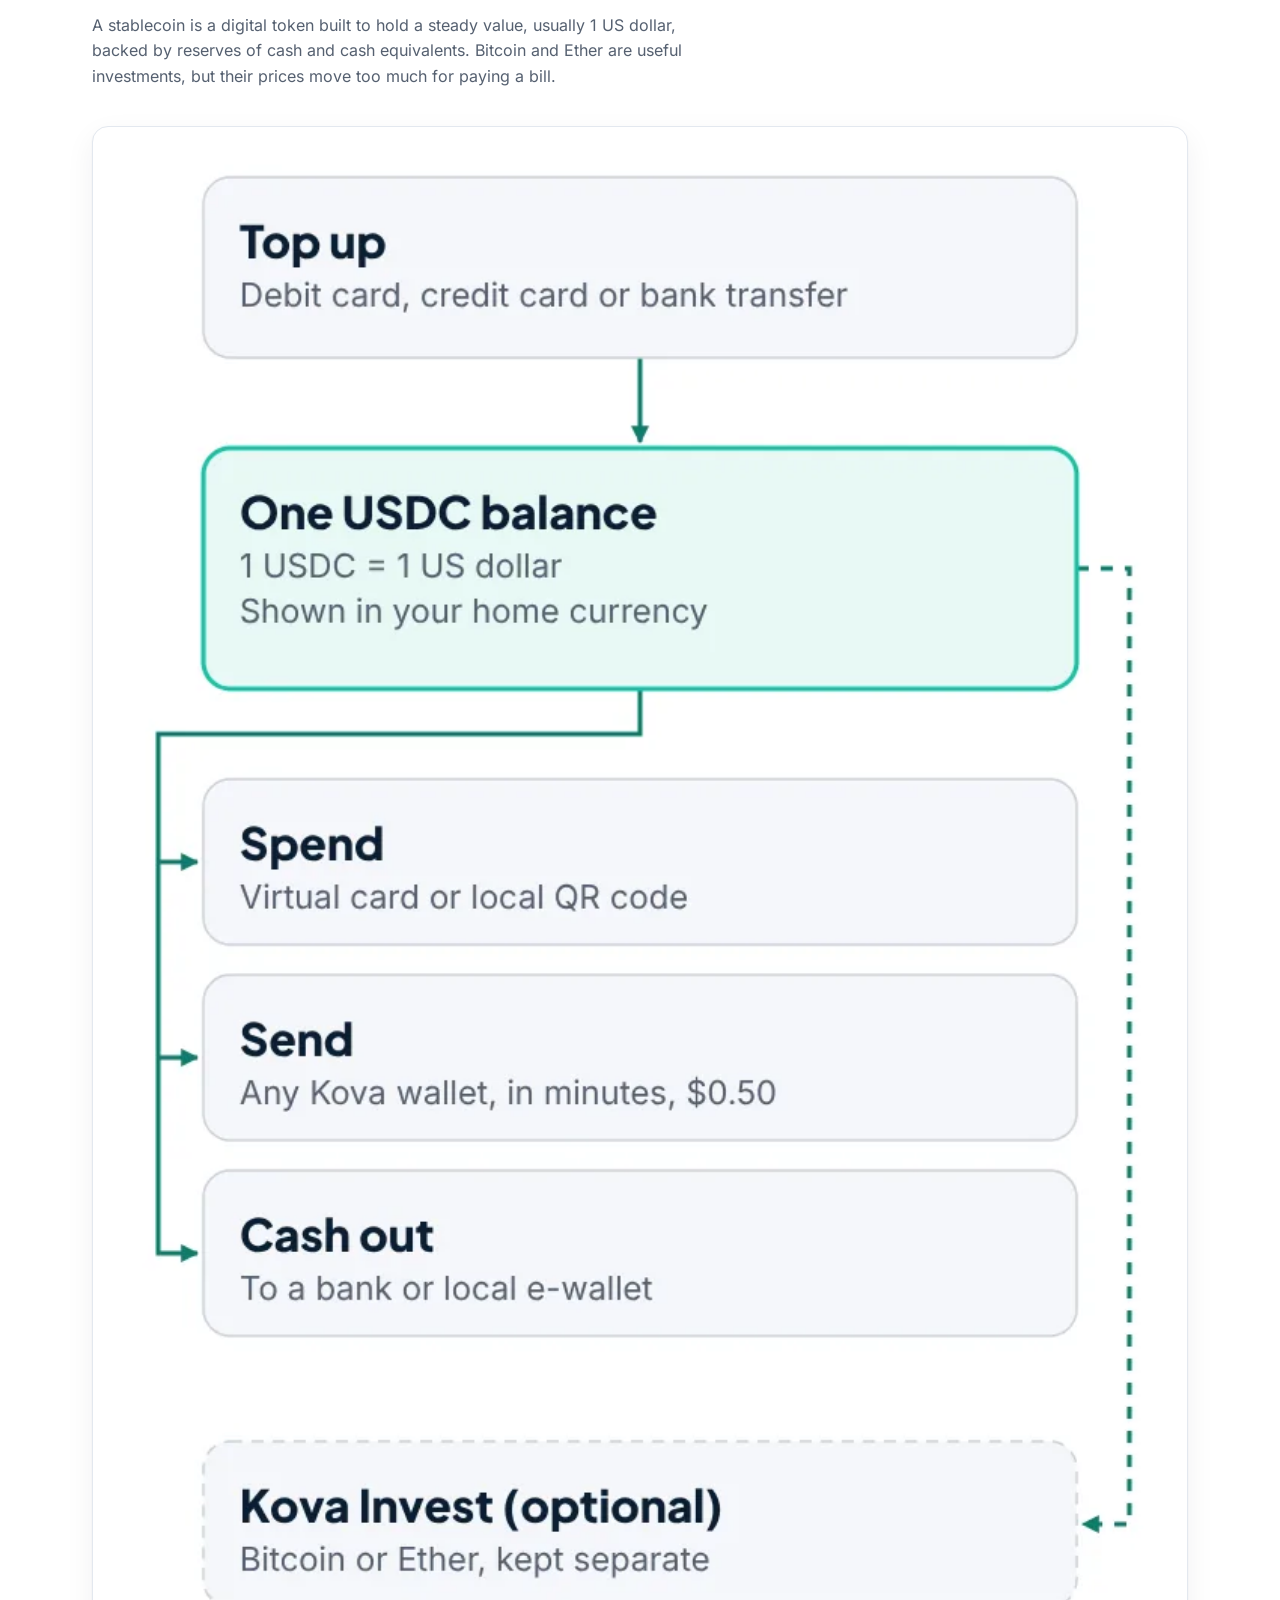
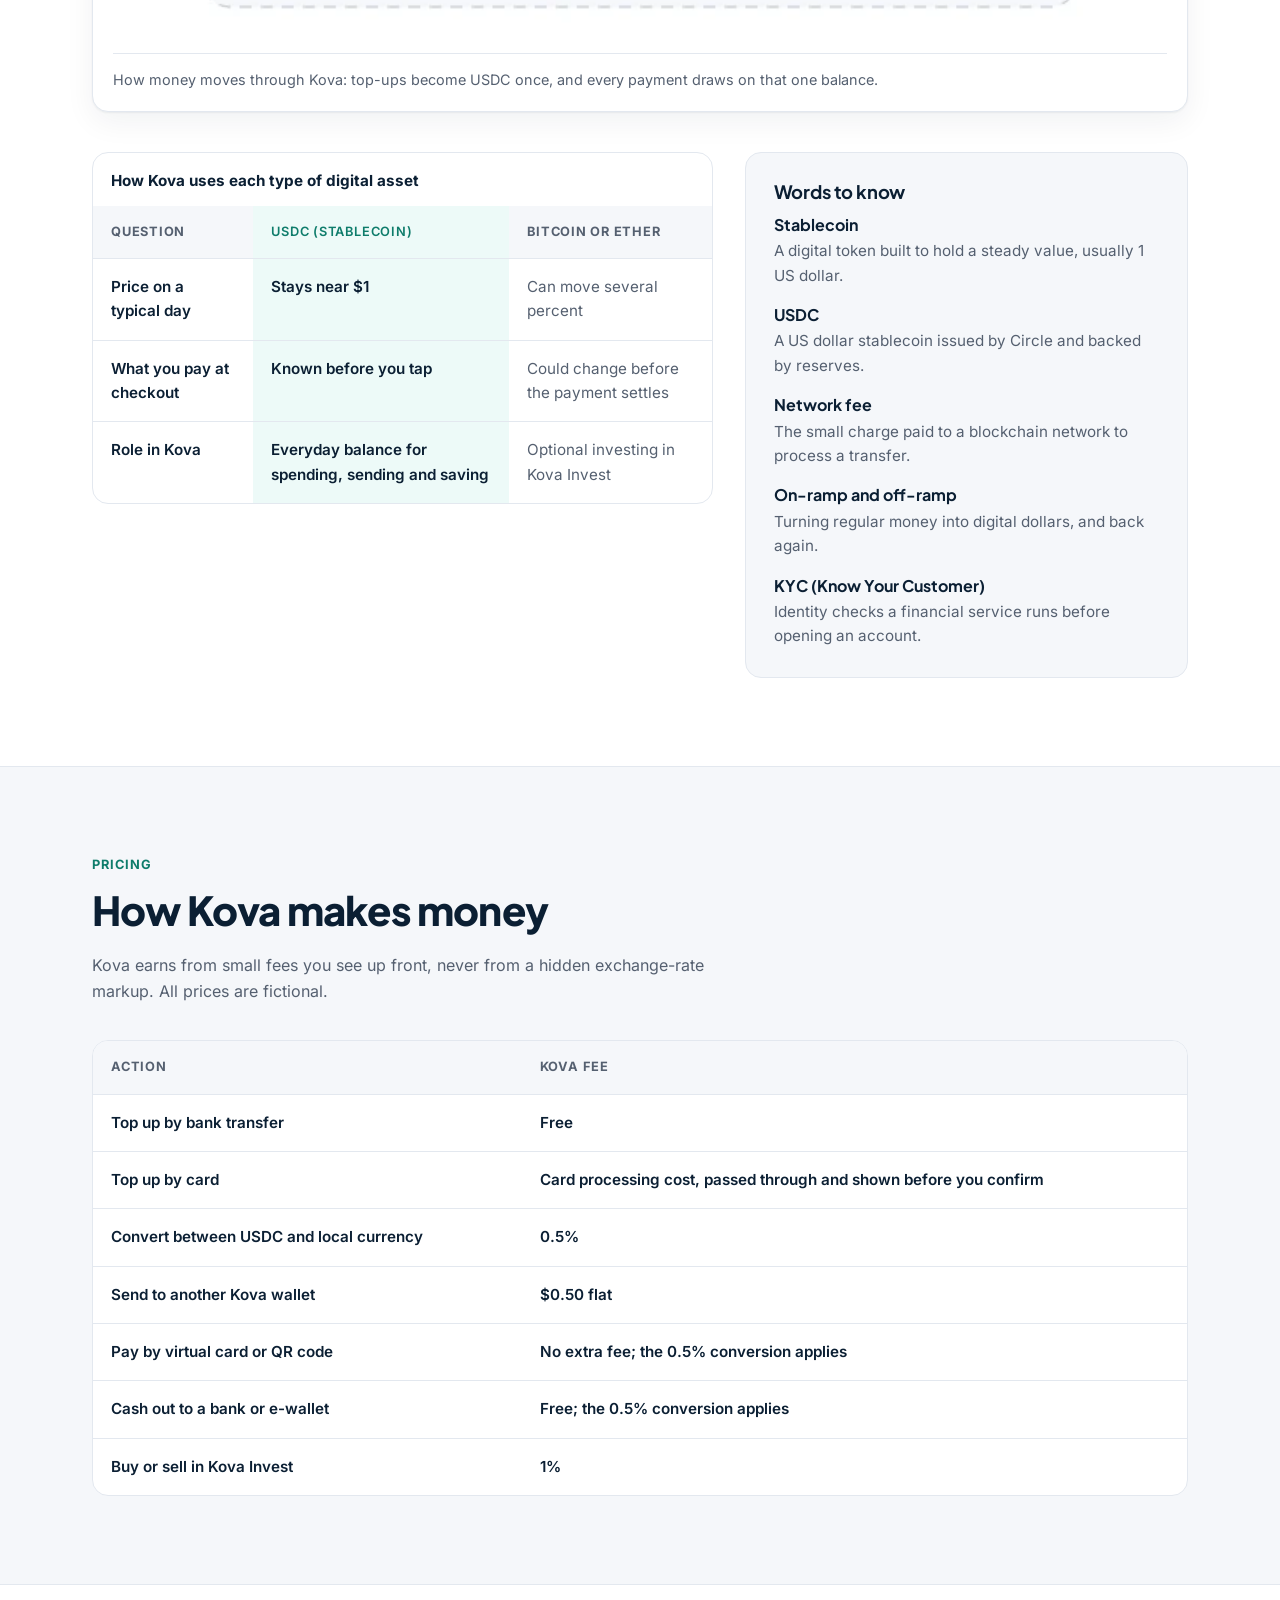
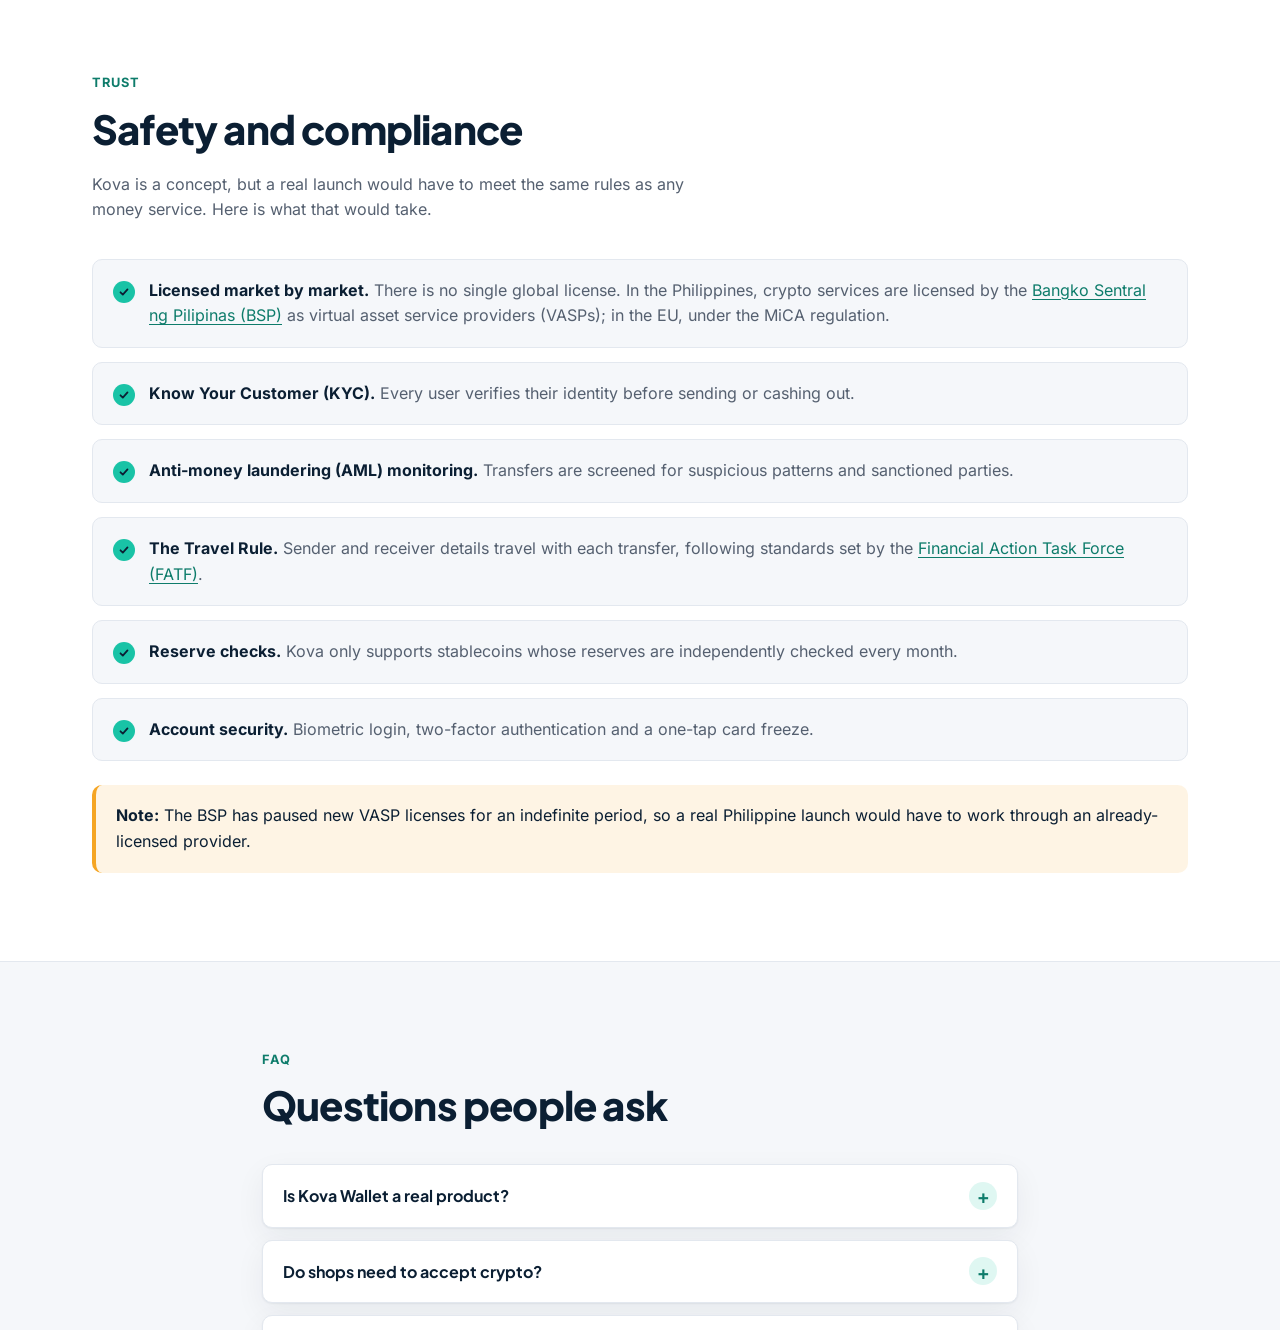
<file: activities/kova-wallet/about.html>
<!DOCTYPE html>
<html lang="en">
<head>
  <meta charset="utf-8">
  <meta name="viewport" content="width=device-width, initial-scale=1">
  <title>About Kova Wallet | Who it's for and how it works</title>
  <meta name="description" content="Why Kova Wallet exists, who it serves, why it uses stablecoins, how it makes money and how it would stay safe and compliant. A fictional FinTech concept.">
  <meta name="author" content="Aleck Abacan">
  <meta name="theme-color" content="#0B1F33">
  <link rel="icon" href="images/kova-logo.svg" type="image/svg+xml">
  <link rel="stylesheet" href="css/style.css">
</head>
<body>
  <a class="skip-link" href="#main">Skip to main content</a>

  <!-- Site header: identical on both pages -->
  <header class="site-header">
    <div class="container header-inner">
      <a class="brand" href="index.html">
        <img src="images/kova-logo.svg" alt="" width="32" height="32">
        <span>Kova<span class="visually-hidden"> Wallet home</span></span>
      </a>
      <nav class="site-nav" aria-label="Main">
        <ul>
          <li><a href="index.html">Home</a></li>
          <li><a href="index.html#how">How it works</a></li>
          <li><a href="index.html#features">Features</a></li>
          <li><a href="about.html" aria-current="page">About Kova</a></li>
        </ul>
      </nav>
    </div>
  </header>

  <main id="main">

    <!-- Intro -->
    <section class="hero hero-about" aria-labelledby="about-title">
      <div class="container hero-inner">
        <div class="hero-copy">
          <p class="eyebrow">About Kova</p>
          <h1 id="about-title">Why we built Kova</h1>
          <p class="lead">The people who move money across borders most often tend to pay the most to do it. Kova started with one question: why should money lose part of itself every time it crosses a border?</p>
          <div class="hero-actions">
            <a class="btn btn-primary" href="#who">Meet the people it's for</a>
            <a class="btn btn-ghost" href="#safety">How it stays safe</a>
          </div>
        </div>

        <aside class="glance" aria-labelledby="glance-title">
          <h2 id="glance-title">Kova at a glance</h2>
          <dl>
            <div><dt>Balance held as</dt><dd>USDC</dd></div>
            <div><dt>Ways to pay</dt><dd>Virtual card and 5 local QR systems</dd></div>
            <div><dt>Send fee</dt><dd>$0.50 flat</dd></div>
            <div><dt>Conversion fee</dt><dd>0.5%</dd></div>
            <div><dt>Status</dt><dd>Fictional concept, 2026</dd></div>
          </dl>
        </aside>
      </div>
    </section>

    <!-- Target customers -->
    <section class="section" id="who" aria-labelledby="who-title">
      <div class="container">
        <div class="section-head">
          <p class="eyebrow">Target customers</p>
          <h2 id="who-title">Who Kova is for</h2>
          <p>Three groups whose money regularly crosses a border, wherever they live.</p>
        </div>
        <div class="card-grid">
          <article class="card persona">
            <div class="persona-top">
              <span class="avatar" aria-hidden="true">M</span>
              <div>
                <h3>Maria, nurse in Dubai</h3>
                <p class="tag">Worker abroad</p>
              </div>
            </div>
            <p class="label">Today</p>
            <p>Sends part of every paycheck to her mother in Cebu. Fees and rate markups used to cost her about $27 on every $500.</p>
            <p class="label">With Kova</p>
            <p>The money arrives in minutes, and her mother cashes out to her local e-wallet.</p>
          </article>
          <article class="card persona">
            <div class="persona-top">
              <span class="avatar" aria-hidden="true">A</span>
              <div>
                <h3>Arjun, freelance designer in Bengaluru</h3>
                <p class="tag">Remote freelancer</p>
              </div>
            </div>
            <p class="label">Today</p>
            <p>Clients in the US and UK pay him in dollars, but platform fees and conversion spreads eat into every invoice.</p>
            <p class="label">With Kova</p>
            <p>Clients pay in USDC. He keeps his earnings in dollars and converts only when he needs rupees.</p>
          </article>
          <article class="card persona">
            <div class="persona-top">
              <span class="avatar" aria-hidden="true">L</span>
              <div>
                <h3>Lena, traveler from Berlin</h3>
                <p class="tag">Traveler</p>
              </div>
            </div>
            <p class="label">Today</p>
            <p>Backpacking Southeast Asia for three months, she pays a fee on every card purchase abroad.</p>
            <p class="label">With Kova</p>
            <p>She scans local QR codes, sees the price in euros before paying, and skips the airport exchange counter.</p>
          </article>
        </div>
        <p class="note">Personas are fictional and used for illustration.</p>
      </div>
    </section>

    <!-- Why stablecoins -->
    <section class="section section-white" id="stablecoins" aria-labelledby="stablecoins-title">
      <div class="container">
        <div class="section-head">
          <p class="eyebrow">The technology</p>
          <h2 id="stablecoins-title">Why stablecoins, not Bitcoin, for everyday payments</h2>
          <p>A stablecoin is a digital token built to hold a steady value, usually 1 US dollar, backed by reserves of cash and cash equivalents. Bitcoin and Ether are useful investments, but their prices move too much for paying a bill.</p>
        </div>

        <figure class="flow">
          <picture>
            <source media="(max-width: 639px)" srcset="images/kova-flow-mobile.webp" width="700" height="990">
            <img src="images/kova-flow.webp" alt="Diagram of how money moves through Kova: a card or bank top-up becomes one USDC balance, which can be spent by card or QR code, sent to any Kova wallet, or cashed out to a bank or e-wallet. Bitcoin and Ether investing is kept separate." width="1100" height="440" loading="lazy">
          </picture>
          <figcaption>How money moves through Kova: top-ups become USDC once, and every payment draws on that one balance.</figcaption>
        </figure>

        <div class="two-col">
          <div class="table-wrap light" role="region" aria-label="Stablecoin versus Bitcoin comparison, scrolls sideways on small screens" tabindex="0">
            <table class="compare compare-light">
              <caption>How Kova uses each type of digital asset</caption>
              <thead>
                <tr>
                  <th scope="col">Question</th>
                  <th scope="col" class="kova">USDC (stablecoin)</th>
                  <th scope="col">Bitcoin or Ether</th>
                </tr>
              </thead>
              <tbody>
                <tr>
                  <th scope="row">Price on a typical day</th>
                  <td class="kova">Stays near $1</td>
                  <td>Can move several percent</td>
                </tr>
                <tr>
                  <th scope="row">What you pay at checkout</th>
                  <td class="kova">Known before you tap</td>
                  <td>Could change before the payment settles</td>
                </tr>
                <tr>
                  <th scope="row">Role in Kova</th>
                  <td class="kova">Everyday balance for spending, sending and saving</td>
                  <td>Optional investing in Kova Invest</td>
                </tr>
              </tbody>
            </table>
          </div>

          <div class="glossary">
            <h3>Words to know</h3>
            <dl>
              <dt>Stablecoin</dt>
              <dd>A digital token built to hold a steady value, usually 1 US dollar.</dd>
              <dt>USDC</dt>
              <dd>A US dollar stablecoin issued by Circle and backed by reserves.</dd>
              <dt>Network fee</dt>
              <dd>The small charge paid to a blockchain network to process a transfer.</dd>
              <dt>On-ramp and off-ramp</dt>
              <dd>Turning regular money into digital dollars, and back again.</dd>
              <dt>KYC (Know Your Customer)</dt>
              <dd>Identity checks a financial service runs before opening an account.</dd>
            </dl>
          </div>
        </div>
      </div>
    </section>

    <!-- Pricing -->
    <section class="section" id="pricing" aria-labelledby="pricing-title">
      <div class="container">
        <div class="section-head">
          <p class="eyebrow">Pricing</p>
          <h2 id="pricing-title">How Kova makes money</h2>
          <p>Kova earns from small fees you see up front, never from a hidden exchange-rate markup. All prices are fictional.</p>
        </div>
        <div class="table-wrap light" role="region" aria-label="Kova fee table, scrolls sideways on small screens" tabindex="0">
          <table class="compare compare-light price-table">
            <caption class="visually-hidden">Kova Wallet fees by action</caption>
            <thead>
              <tr>
                <th scope="col">Action</th>
                <th scope="col">Kova fee</th>
              </tr>
            </thead>
            <tbody>
              <tr><th scope="row">Top up by bank transfer</th><td>Free</td></tr>
              <tr><th scope="row">Top up by card</th><td>Card processing cost, passed through and shown before you confirm</td></tr>
              <tr><th scope="row">Convert between USDC and local currency</th><td>0.5%</td></tr>
              <tr><th scope="row">Send to another Kova wallet</th><td>$0.50 flat</td></tr>
              <tr><th scope="row">Pay by virtual card or QR code</th><td>No extra fee; the 0.5% conversion applies</td></tr>
              <tr><th scope="row">Cash out to a bank or e-wallet</th><td>Free; the 0.5% conversion applies</td></tr>
              <tr><th scope="row">Buy or sell in Kova Invest</th><td>1%</td></tr>
            </tbody>
          </table>
        </div>
      </div>
    </section>

    <!-- Safety and compliance -->
    <section class="section section-white" id="safety" aria-labelledby="safety-title">
      <div class="container">
        <div class="section-head">
          <p class="eyebrow">Trust</p>
          <h2 id="safety-title">Safety and compliance</h2>
          <p>Kova is a concept, but a real launch would have to meet the same rules as any money service. Here is what that would take.</p>
        </div>
        <ul class="check-list">
          <li><strong>Licensed market by market.</strong> There is no single global license. In the Philippines, crypto services are licensed by the <a href="https://www.bsp.gov.ph/" target="_blank" rel="noopener noreferrer">Bangko Sentral ng Pilipinas (BSP)<span class="visually-hidden"> (opens in a new tab)</span></a> as virtual asset service providers (VASPs); in the EU, under the MiCA regulation.</li>
          <li><strong>Know Your Customer (KYC).</strong> Every user verifies their identity before sending or cashing out.</li>
          <li><strong>Anti-money laundering (AML) monitoring.</strong> Transfers are screened for suspicious patterns and sanctioned parties.</li>
          <li><strong>The Travel Rule.</strong> Sender and receiver details travel with each transfer, following standards set by the <a href="https://www.fatf-gafi.org/" target="_blank" rel="noopener noreferrer">Financial Action Task Force (FATF)<span class="visually-hidden"> (opens in a new tab)</span></a>.</li>
          <li><strong>Reserve checks.</strong> Kova only supports stablecoins whose reserves are independently checked every month.</li>
          <li><strong>Account security.</strong> Biometric login, two-factor authentication and a one-tap card freeze.</li>
        </ul>
        <p class="callout"><strong>Note:</strong> The BSP has paused new VASP licenses for an indefinite period, so a real Philippine launch would have to work through an already-licensed provider.</p>
      </div>
    </section>

    <!-- FAQ -->
    <section class="section" id="faq" aria-labelledby="faq-title">
      <div class="container narrow">
        <div class="section-head">
          <p class="eyebrow">FAQ</p>
          <h2 id="faq-title">Questions people ask</h2>
        </div>
        <div class="faq">
          <details>
            <summary>Is Kova Wallet a real product?</summary>
            <p>No. It's a fictional concept made for a university class.</p>
          </details>
          <details>
            <summary>Do shops need to accept crypto?</summary>
            <p>No. Kova converts at checkout, so the merchant receives its local currency.</p>
          </details>
          <details>
            <summary>What if USDC drops below $1?</summary>
            <p>Stablecoins can briefly trade below their peg during a market shock. Kova would warn users and pause conversions until the price recovered.</p>
          </details>
          <details>
            <summary>Can I keep Bitcoin or Ether?</summary>
            <p>Yes, in the optional Kova Invest tab. Payments always come from your USDC balance.</p>
          </details>
          <details>
            <summary>Where does Kova work?</summary>
            <p>In any market where it holds a license. The five QR systems show the first regions it was designed for.</p>
          </details>
        </div>
      </div>
    </section>

    <!-- External resources -->
    <section class="section section-white" id="reading" aria-labelledby="reading-title">
      <div class="container">
        <div class="section-head">
          <p class="eyebrow">Further reading</p>
          <h2 id="reading-title">Learn more from the source</h2>
        </div>
        <ul class="link-cards">
          <li>
            <a href="https://www.bsp.gov.ph/" target="_blank" rel="noopener noreferrer">
              <strong>Bangko Sentral ng Pilipinas</strong>
              <span>The Philippine central bank, which licenses virtual asset service providers</span>
              <span class="visually-hidden"> (opens in a new tab)</span>
            </a>
          </li>
          <li>
            <a href="https://www.fatf-gafi.org/" target="_blank" rel="noopener noreferrer">
              <strong>Financial Action Task Force</strong>
              <span>The global standard-setter behind the Travel Rule for crypto transfers</span>
              <span class="visually-hidden"> (opens in a new tab)</span>
            </a>
          </li>
          <li>
            <a href="https://www.circle.com/usdc" target="_blank" rel="noopener noreferrer">
              <strong>Circle: USDC</strong>
              <span>How the US dollar stablecoin that Kova would use is issued and backed</span>
              <span class="visually-hidden"> (opens in a new tab)</span>
            </a>
          </li>
        </ul>
        <p class="back-home"><a href="index.html">Back to the Kova home page</a></p>
      </div>
    </section>

  </main>

  <!-- Site footer: identical on both pages -->
  <footer class="site-footer">
    <div class="container footer-inner">
      <div class="footer-brand">
        <a class="brand" href="index.html">
          <img src="images/kova-logo.svg" alt="" width="32" height="32">
          <span>Kova<span class="visually-hidden"> Wallet home</span></span>
        </a>
        <p>Hold dollars. Spend anywhere. Send for cents.</p>
      </div>
      <nav aria-label="Footer">
        <ul class="footer-links">
          <li><a href="index.html">Home</a></li>
          <li><a href="about.html">About Kova</a></li>
          <li><a href="../../index.html">All my FINT109 activities</a></li>
        </ul>
      </nav>
      <div class="footer-notes">
        <p class="footer-resources">Further reading: <a href="https://www.bsp.gov.ph/" target="_blank" rel="noopener noreferrer">Bangko Sentral ng Pilipinas<span class="visually-hidden"> (opens in a new tab)</span></a> &middot; <a href="https://www.circle.com/usdc" target="_blank" rel="noopener noreferrer">Circle: USDC<span class="visually-hidden"> (opens in a new tab)</span></a></p>
        <p><strong>Kova Wallet is a fictional product</strong> created for FINT109 Mobile Web App Development at Mapúa University. All figures are illustrative.</p>
        <p><small>&copy; 2026 Aleck Abacan. Images and icons are original. Fonts: Inter and Plus Jakarta Sans, used under the SIL Open Font License.</small></p>
      </div>
    </div>
  </footer>
</body>
</html>
</file>
<file: css/style.css>
/* ==========================================================================
   Student Activity Compilation: Aleck Abacan, FINT109
   Uses the same dark look as my portfolio so the compilation feels like
   one personal brand. Mobile-first: base styles are for phones.
   ========================================================================== */

/* ---------- 1. Fonts (bundled locally, SIL Open Font License) ---------- */
@font-face {
  font-family: "Hanken Grotesk";
  src: url("../fonts/hanken-grotesk-variable.woff2") format("woff2");
  font-weight: 100 900;
  font-style: normal;
  font-display: swap;
}

@font-face {
  font-family: "JetBrains Mono";
  src: url("../fonts/jetbrains-mono-variable.woff2") format("woff2");
  font-weight: 100 800;
  font-style: normal;
  font-display: swap;
}

/* ---------- 2. Design tokens ---------- */
:root {
  --bg: #0A0B0D;
  --surface: #121418;
  --surface-2: #181B20;
  --line: #262A31;
  --ink: #F3F5F7;
  --muted: #A2A9B2;
  --accent: #3EDFE6;
  --accent-ink: #061A1C;
  --accent-soft: #0F2A2D;
  --warm: #F2B35B;
  --font-sans: "Hanken Grotesk", "Helvetica Neue", Helvetica, Arial, sans-serif;
  --font-mono: "JetBrains Mono", ui-monospace, Menlo, Consolas, monospace;
  --radius: 16px;
  --max: 1160px;
  color-scheme: dark;
}

/* ---------- 3. Base ---------- */
*,
*::before,
*::after {
  box-sizing: border-box;
}

html {
  scroll-behavior: smooth;
  scroll-padding-top: 80px;
  -webkit-text-size-adjust: 100%;
}

body {
  margin: 0;
  background: var(--bg);
  color: var(--ink);
  font-family: var(--font-sans);
  font-size: 1.0625rem;
  line-height: 1.6;
  -webkit-font-smoothing: antialiased;
}

img {
  display: block;
  max-width: 100%;
  height: auto;
}

h1,
h2,
h3,
h4 {
  margin: 0;
  line-height: 1.1;
  letter-spacing: -0.02em;
}

p {
  margin: 0;
}

a {
  color: var(--accent);
  text-underline-offset: 3px;
}

:focus-visible {
  outline: 2px solid var(--accent);
  outline-offset: 3px;
  border-radius: 6px;
}

.container {
  width: 100%;
  max-width: var(--max);
  margin: 0 auto;
  padding: 0 20px;
}

.visually-hidden {
  position: absolute !important;
  width: 1px;
  height: 1px;
  padding: 0;
  margin: -1px;
  overflow: hidden;
  clip: rect(0, 0, 0, 0);
  white-space: nowrap;
  border: 0;
}

.skip-link {
  position: absolute;
  left: 12px;
  top: -60px;
  z-index: 100;
  padding: 10px 16px;
  border-radius: 10px;
  background: var(--accent);
  color: var(--accent-ink);
  font-weight: 700;
  text-decoration: none;
}

.skip-link:focus {
  top: 12px;
}

.eyebrow {
  margin-bottom: 12px;
  color: var(--accent);
  font-family: var(--font-mono);
  font-size: 0.78rem;
  font-weight: 500;
  letter-spacing: 0.12em;
  text-transform: uppercase;
}

/* ---------- 4. Header and navigation ---------- */
.site-header {
  position: sticky;
  top: 0;
  z-index: 50;
  background: rgba(10, 11, 13, 0.88);
  backdrop-filter: blur(10px);
  -webkit-backdrop-filter: blur(10px);
  border-bottom: 1px solid var(--line);
}

.header-inner {
  display: flex;
  align-items: center;
  justify-content: space-between;
  gap: 12px;
  min-height: 64px;
}

.brand {
  display: inline-flex;
  align-items: center;
  gap: 8px;
  color: var(--ink);
  font-weight: 700;
  text-decoration: none;
  white-space: nowrap;
}

.brand-mark {
  display: grid;
  place-items: center;
  width: 32px;
  height: 32px;
  border-radius: 8px;
  background: var(--accent);
  color: var(--accent-ink);
  font-size: 0.8rem;
  font-weight: 800;
}

.brand-course {
  display: none;
  color: var(--muted);
  font-family: var(--font-mono);
  font-size: 0.75rem;
  font-weight: 500;
}

.site-nav ul {
  display: flex;
  gap: 2px;
  margin: 0;
  padding: 0;
  list-style: none;
}

.site-nav a {
  display: block;
  padding: 8px 7px;
  border-radius: 8px;
  color: var(--muted);
  font-size: 0.9rem;
  font-weight: 600;
  text-decoration: none;
  transition: color 0.2s ease, background-color 0.2s ease;
}

.site-nav a:hover {
  color: var(--ink);
  background: var(--surface-2);
}

.site-nav a[aria-current="page"] {
  color: var(--accent);
}

/* ---------- 5. Buttons ---------- */
.btn {
  display: inline-flex;
  align-items: center;
  justify-content: center;
  min-height: 48px;
  padding: 12px 22px;
  border-radius: 10px;
  border: 1px solid var(--line);
  background: var(--surface);
  color: var(--ink);
  font-weight: 700;
  text-decoration: none;
  transition: transform 0.15s ease, border-color 0.2s ease, background-color 0.2s ease;
}

.btn:hover {
  transform: translateY(-2px);
  border-color: var(--accent);
}

.btn-primary {
  background: var(--accent);
  border-color: var(--accent);
  color: var(--accent-ink);
}

.btn-primary:hover {
  background: #6FE8EE;
}

.btn-small {
  min-height: 44px;
  padding: 10px 18px;
  font-size: 0.95rem;
}

/* ---------- 6. Hero ---------- */
.hero {
  position: relative;
  overflow: hidden;
  padding: 56px 0 64px;
  background:
    radial-gradient(600px circle at 90% 10%, rgba(62, 223, 230, 0.16), transparent 60%),
    radial-gradient(500px circle at 0% 100%, rgba(242, 179, 91, 0.08), transparent 60%);
}

.hero-inner {
  display: grid;
  gap: 48px;
  align-items: center;
}

.hero h1 {
  max-width: 12ch;
  font-size: clamp(2.6rem, 9vw, 4.6rem);
  font-weight: 800;
  letter-spacing: -0.035em;
  line-height: 1.02;
}

.subtitle {
  max-width: 36rem;
  margin: 20px 0 28px;
  color: var(--muted);
  font-size: 1.15rem;
}

.hero-stats {
  display: flex;
  flex-wrap: wrap;
  gap: 12px 28px;
  margin: 32px 0 0;
  padding: 0;
  list-style: none;
  color: var(--muted);
  font-size: 0.95rem;
}

.hero-stats strong {
  display: block;
  color: var(--ink);
  font-size: 1.75rem;
  font-weight: 800;
  line-height: 1.2;
}

/* Fanned stack of the three activity screenshots */
.hero-visual {
  position: relative;
  aspect-ratio: 4 / 3;
  max-width: 560px;
  width: 100%;
  margin: 0 auto;
}

.stack {
  position: absolute;
  width: 78%;
  border-radius: 12px;
  border: 1px solid var(--line);
  box-shadow: 0 24px 48px rgba(0, 0, 0, 0.5);
}

.stack-1 {
  left: 0;
  top: 0;
  transform: rotate(-4deg);
}

.stack-2 {
  left: 11%;
  top: 16%;
  transform: rotate(1deg);
}

.stack-3 {
  right: 0;
  bottom: 0;
  transform: rotate(4deg);
}

/* ---------- 7. Sections ---------- */
.section {
  padding: 64px 0;
}

.section-alt {
  background: var(--surface);
  border-top: 1px solid var(--line);
  border-bottom: 1px solid var(--line);
}

.section-head {
  max-width: 44rem;
  margin-bottom: 36px;
  padding-bottom: 24px;
  border-bottom: 1px solid var(--line);
}

.section-head h2,
.about-copy h2 {
  font-size: clamp(2rem, 6vw, 2.75rem);
  font-weight: 800;
}

.section-head p:last-child {
  margin-top: 12px;
  color: var(--muted);
}

/* ---------- 8. Project cards ---------- */
.project-grid {
  display: grid;
  gap: 24px;
}

.project-card {
  display: flex;
  flex-direction: column;
  overflow: hidden;
  border-radius: var(--radius);
  background: var(--surface);
  border: 1px solid var(--line);
  transition: transform 0.25s ease, border-color 0.25s ease;
}

.project-card:hover {
  transform: translateY(-4px);
  border-color: var(--accent);
}

.project-image {
  width: 100%;
  aspect-ratio: 16 / 10;
  object-fit: cover;
  object-position: top;
  border-bottom: 1px solid var(--line);
}

.project-body {
  display: flex;
  flex: 1;
  flex-direction: column;
  gap: 12px;
  padding: 24px;
}

.project-label {
  color: var(--accent);
  font-family: var(--font-mono);
  font-size: 0.75rem;
  letter-spacing: 0.12em;
  text-transform: uppercase;
}

.project-body h3 {
  font-size: 1.4rem;
  font-weight: 800;
}

.project-body > p:not(.project-label) {
  color: var(--muted);
}

.tech-title {
  margin-top: 4px;
  color: var(--ink);
  font-size: 0.8rem;
  font-weight: 700;
  letter-spacing: 0.08em;
  text-transform: uppercase;
}

.tech-list {
  display: flex;
  flex-wrap: wrap;
  gap: 6px;
  margin: 0;
  padding: 0;
  list-style: none;
}

.tech-list li {
  padding: 4px 10px;
  border-radius: 6px;
  background: var(--surface-2);
  border: 1px solid var(--line);
  color: var(--muted);
  font-family: var(--font-mono);
  font-size: 0.75rem;
}

.project-links {
  display: flex;
  flex-wrap: wrap;
  align-items: center;
  gap: 12px 20px;
  margin-top: auto;
  padding-top: 8px;
}

.text-link {
  font-weight: 600;
}

/* ---------- 9. About ---------- */
.about-grid {
  display: grid;
  gap: 36px;
  align-items: start;
}

.about-photo {
  margin: 0;
  max-width: 340px;
  padding: 14px;
  border-radius: 18px;
  background: var(--bg);
  border: 1px solid var(--line);
}

.about-photo img {
  width: 100%;
  aspect-ratio: 1 / 1;
  object-fit: cover;
  border-radius: 10px;
}

.about-photo figcaption {
  margin-top: 10px;
  color: var(--muted);
  font-size: 0.9rem;
  text-align: center;
}

.about-copy > p:not(.eyebrow) {
  max-width: 62ch;
  margin-top: 16px;
  color: var(--muted);
}

.learned-title {
  margin-top: 36px;
  font-size: 1.3rem;
  font-weight: 800;
}

.learned-list {
  display: grid;
  gap: 12px;
  margin: 18px 0 0;
  padding: 0;
  list-style: none;
  counter-reset: learned;
}

.learned-list li {
  position: relative;
  padding: 16px 18px 16px 64px;
  border-radius: 12px;
  background: var(--bg);
  border: 1px solid var(--line);
  color: var(--muted);
  counter-increment: learned;
}

.learned-list li::before {
  content: "0" counter(learned);
  position: absolute;
  left: 18px;
  top: 16px;
  color: var(--accent);
  font-family: var(--font-mono);
  font-size: 0.9rem;
}

.learned-list strong {
  color: var(--ink);
}

/* ---------- 10. Footer ---------- */
.site-footer {
  padding: 40px 0 48px;
  color: var(--muted);
  font-size: 0.95rem;
}

.footer-details {
  display: grid;
  gap: 14px;
  margin: 0;
}

.footer-details dt {
  color: var(--muted);
  font-family: var(--font-mono);
  font-size: 0.72rem;
  letter-spacing: 0.1em;
  text-transform: uppercase;
}

.footer-details dd {
  margin: 2px 0 0;
  color: var(--ink);
  font-weight: 600;
}

.footer-note {
  margin-top: 28px;
  padding-top: 20px;
  border-top: 1px solid var(--line);
  font-size: 0.875rem;
}

/* ---------- 11. Small and larger phones ---------- */
@media (max-width: 379px) {
  /* Very narrow screens: keep the AA mark, hide the name visually (still read by screen readers) */
  .brand-name {
    position: absolute;
    width: 1px;
    height: 1px;
    overflow: hidden;
    clip: rect(0, 0, 0, 0);
    white-space: nowrap;
  }
}

@media (min-width: 480px) {
  .site-nav a {
    padding: 8px 10px;
    font-size: 0.95rem;
  }

  .brand-course {
    display: inline;
  }

  .footer-details {
    grid-template-columns: repeat(2, minmax(0, 1fr));
  }
}

/* ---------- 12. Tablet ---------- */
@media (min-width: 768px) {
  .container {
    padding: 0 32px;
  }

  .hero {
    padding: 80px 0 96px;
  }

  .section {
    padding: 88px 0;
  }

  .project-grid {
    grid-template-columns: repeat(2, minmax(0, 1fr));
  }

  .about-grid {
    grid-template-columns: 280px minmax(0, 1fr);
    gap: 48px;
  }

  .about-photo {
    position: sticky;
    top: 96px;
  }

  .learned-list {
    grid-template-columns: repeat(2, minmax(0, 1fr));
  }

  .footer-details {
    grid-template-columns: repeat(3, minmax(0, 1fr));
  }
}

/* ---------- 13. Desktop ---------- */
@media (min-width: 1024px) {
  .hero-inner {
    grid-template-columns: 1fr 1fr;
    gap: 64px;
  }

  .project-grid {
    grid-template-columns: repeat(3, minmax(0, 1fr));
  }

  .about-grid {
    grid-template-columns: 340px minmax(0, 1fr);
    gap: 64px;
  }

  .footer-details {
    grid-template-columns: repeat(5, auto);
    justify-content: space-between;
  }
}

/* ---------- 14. Respect reduced-motion preferences ---------- */
@media (prefers-reduced-motion: reduce) {
  html {
    scroll-behavior: auto;
  }

  *,
  *::before,
  *::after {
    transition: none !important;
  }
}
</file>
<file: activities/kova-app/css/style.css>
/* ==========================================================================
   Kova Wallet app: mobile web app prototype (FINT109 Activity 3)
   Mobile-first. Base styles are the phone layout; media queries rearrange
   the same HTML into a tablet layout (768px) and a desktop dashboard (1100px).
   ========================================================================== */

/* ---------- 1. Fonts (bundled locally, SIL Open Font License) ---------- */
@font-face {
  font-family: "Inter";
  src: url("../fonts/inter-variable.woff2") format("woff2");
  font-weight: 100 900;
  font-style: normal;
  font-display: swap;
}

@font-face {
  font-family: "Plus Jakarta Sans";
  src: url("../fonts/plus-jakarta-sans-variable.woff2") format("woff2");
  font-weight: 200 800;
  font-style: normal;
  font-display: swap;
}

/* ---------- 2. Design tokens ---------- */
:root {
  --midnight: #0B1F33;
  --midnight-2: #12304D;
  --cloud: #F5F7FA;
  --white: #FFFFFF;
  --slate: #556070;
  --mint: #19C3A6;
  --deep-mint: #0E7C6B;
  --amber: #F5A524;
  --line: #E3E8EF;
  --on-dark: #F5F7FA;
  --on-dark-muted: #A9B4C2;
  --font-head: "Plus Jakarta Sans", system-ui, -apple-system, "Segoe UI", Roboto, sans-serif;
  --font-body: "Inter", system-ui, -apple-system, "Segoe UI", Roboto, sans-serif;
  --radius: 20px;
  --radius-sm: 12px;
  --shadow: 0 1px 2px rgba(11, 31, 51, 0.05), 0 8px 24px rgba(11, 31, 51, 0.06);
  --header-h: 64px;
  --tabbar-h: 68px;
}

/* ---------- 3. Base ---------- */
*,
*::before,
*::after {
  box-sizing: border-box;
}

html {
  scroll-behavior: smooth;
  scroll-padding-top: calc(var(--header-h) + 12px);
  -webkit-text-size-adjust: 100%;
}

body {
  margin: 0;
  font-family: var(--font-body);
  font-size: 1rem;
  line-height: 1.5;
  color: var(--midnight);
  background: var(--cloud);
  -webkit-font-smoothing: antialiased;
}

img,
svg {
  display: block;
  max-width: 100%;
}

img {
  height: auto;
}

h1,
h2,
h3 {
  margin: 0;
  font-family: var(--font-head);
  line-height: 1.2;
  letter-spacing: -0.02em;
}

h2 {
  font-size: 1.25rem;
  font-weight: 800;
  margin-bottom: 16px;
}

p {
  margin: 0;
}

ul {
  margin: 0;
  padding: 0;
  list-style: none;
}

a {
  color: var(--deep-mint);
  text-underline-offset: 3px;
}

:focus-visible {
  outline: 3px solid var(--mint);
  outline-offset: 2px;
  border-radius: 8px;
}

.visually-hidden {
  position: absolute !important;
  width: 1px;
  height: 1px;
  padding: 0;
  margin: -1px;
  overflow: hidden;
  clip: rect(0, 0, 0, 0);
  white-space: nowrap;
  border: 0;
}

.skip-link {
  position: absolute;
  left: 12px;
  top: -60px;
  z-index: 100;
  padding: 10px 16px;
  border-radius: var(--radius-sm);
  background: var(--mint);
  color: var(--midnight);
  font-weight: 700;
  text-decoration: none;
}

.skip-link:focus {
  top: 12px;
}

/* ---------- 4. App shell (phone first) ---------- */
.app-shell {
  display: grid;
  grid-template-columns: minmax(0, 1fr);
  grid-template-areas:
    "header"
    "main"
    "footer";
  min-height: 100vh;
}

.app-header {
  grid-area: header;
  position: sticky;
  top: 0;
  z-index: 30;
  display: flex;
  align-items: center;
  gap: 12px;
  height: var(--header-h);
  padding: 0 16px;
  background: var(--midnight);
  color: var(--on-dark);
}

.brand {
  display: inline-flex;
  align-items: center;
  gap: 10px;
  color: var(--on-dark);
  text-decoration: none;
  font-family: var(--font-head);
  font-weight: 800;
  font-size: 1.3rem;
  letter-spacing: -0.02em;
}

.prototype-badge {
  margin-right: auto;
  padding: 3px 10px;
  border-radius: 999px;
  background: rgba(245, 165, 36, 0.16);
  color: var(--amber);
  font-size: 0.75rem;
  font-weight: 700;
  letter-spacing: 0.04em;
}

.avatar {
  display: grid;
  place-items: center;
  flex: none;
  width: 38px;
  height: 38px;
  border-radius: 50%;
  background: var(--mint);
  color: var(--midnight);
  font-family: var(--font-head);
  font-weight: 800;
}

.avatar.small {
  width: 36px;
  height: 36px;
  background: var(--midnight);
  color: var(--mint);
}

/* Bottom tab bar on phones */
.app-nav {
  position: fixed;
  left: 0;
  right: 0;
  bottom: 0;
  z-index: 40;
  background: var(--white);
  border-top: 1px solid var(--line);
  padding-bottom: env(safe-area-inset-bottom, 0px);
}

.app-nav ul {
  display: grid;
  grid-template-columns: repeat(4, 1fr);
  height: var(--tabbar-h);
}

.app-nav a {
  display: flex;
  flex-direction: column;
  align-items: center;
  justify-content: center;
  gap: 4px;
  height: 100%;
  color: var(--slate);
  font-size: 0.75rem;
  font-weight: 600;
  text-decoration: none;
}

.nav-icon {
  width: 24px;
  height: 24px;
  fill: none;
  stroke: currentColor;
  stroke-width: 1.9;
  stroke-linecap: round;
  stroke-linejoin: round;
}

.app-nav a[aria-current="page"] {
  color: var(--deep-mint);
}

.app-nav a[aria-current="page"] .nav-icon {
  stroke-width: 2.3;
}

/* Main content: one column, content order chosen for phones */
.app-main {
  grid-area: main;
  display: grid;
  grid-template-columns: minmax(0, 1fr);
  grid-template-areas:
    "home"
    "activity"
    "send"
    "card"
    "promo"
    "rates";
  gap: 16px;
  padding: 16px;
}

.panel {
  min-width: 0;
  padding: 20px;
  border-radius: var(--radius);
  background: var(--white);
  border: 1px solid var(--line);
  box-shadow: var(--shadow);
}

.panel-home { grid-area: home; padding: 0; background: none; border: 0; box-shadow: none; }
.panel-send { grid-area: send; }
.panel-card { grid-area: card; }
.panel-activity { grid-area: activity; }
.panel-rates { grid-area: rates; }
.panel-promo { grid-area: promo; padding: 0; overflow: hidden; }

.app-footer {
  grid-area: footer;
  padding: 8px 16px calc(var(--tabbar-h) + 28px);
  color: var(--slate);
  font-size: 0.85rem;
}

.app-footer p + p {
  margin-top: 6px;
}

.app-footer strong {
  color: var(--midnight);
}

/* ---------- 5. Balance card and quick actions ---------- */
.balance-card {
  position: relative;
  overflow: hidden;
  padding: 22px 20px;
  border-radius: var(--radius);
  color: var(--on-dark);
  background:
    radial-gradient(360px circle at 100% 0%, rgba(25, 195, 166, 0.45), transparent 60%),
    radial-gradient(300px circle at 0% 100%, rgba(245, 165, 36, 0.18), transparent 60%),
    var(--midnight);
}

.greeting {
  color: var(--on-dark-muted);
  font-size: 0.9rem;
}

.balance-card h1 {
  font-size: 1.4rem;
  font-weight: 800;
}

.balance-label {
  margin-top: 18px;
  color: var(--on-dark-muted);
  font-size: 0.85rem;
}

.balance-amount {
  font-family: var(--font-head);
  font-size: clamp(2.2rem, 10vw, 3rem);
  font-weight: 800;
  letter-spacing: -0.03em;
  line-height: 1.1;
}

.balance-amount span {
  font-size: 1rem;
  color: var(--mint);
  letter-spacing: 0;
}

.balance-local {
  margin-top: 4px;
  color: var(--on-dark-muted);
  font-size: 0.9rem;
}

.peg {
  display: inline-block;
  margin-top: 14px;
  padding: 4px 10px;
  border-radius: 999px;
  background: rgba(25, 195, 166, 0.16);
  color: var(--mint);
  font-size: 0.78rem;
  font-weight: 600;
}

.quick-actions {
  display: grid;
  grid-template-columns: repeat(4, 1fr);
  gap: 8px;
  margin-top: 14px;
}

.quick-actions a {
  display: flex;
  flex-direction: column;
  align-items: center;
  gap: 6px;
  padding: 12px 4px;
  border-radius: var(--radius-sm);
  background: var(--white);
  border: 1px solid var(--line);
  color: var(--midnight);
  font-size: 0.8rem;
  font-weight: 600;
  text-decoration: none;
  transition: border-color 0.15s ease, transform 0.15s ease;
}

.quick-actions a:hover {
  border-color: var(--mint);
  transform: translateY(-2px);
}

.quick-actions svg {
  width: 40px;
  height: 40px;
  padding: 9px;
  border-radius: 12px;
  background: rgba(25, 195, 166, 0.14);
  fill: none;
  stroke: var(--deep-mint);
  stroke-width: 1.9;
  stroke-linecap: round;
  stroke-linejoin: round;
}

/* ---------- 6. Send money form ---------- */
.send-form {
  display: grid;
  gap: 18px;
}

.recipients {
  margin: 0;
  padding: 0;
  border: 0;
  min-width: 0;
}

.recipients legend {
  padding: 0;
  margin-bottom: 8px;
  font-size: 0.85rem;
  font-weight: 700;
}

.recipient-list {
  display: grid;
  gap: 8px;
}

.recipient {
  position: relative;
  display: block;
  cursor: pointer;
}

.recipient input,
.switch input {
  position: absolute;
  opacity: 0;
  width: 1px;
  height: 1px;
}

.recipient-box {
  display: flex;
  align-items: center;
  gap: 12px;
  padding: 10px 12px;
  border-radius: var(--radius-sm);
  border: 1.5px solid var(--line);
  transition: border-color 0.15s ease, background-color 0.15s ease;
}

.recipient-text b {
  display: block;
  font-size: 0.95rem;
}

.recipient-text small {
  display: block;
  color: var(--slate);
  font-size: 0.8rem;
}

.recipient input:checked + .recipient-box {
  border-color: var(--mint);
  background: rgba(25, 195, 166, 0.08);
}

.recipient input:focus-visible + .recipient-box {
  outline: 3px solid var(--mint);
  outline-offset: 2px;
}

.field-row {
  display: grid;
  gap: 14px;
}

.field {
  display: grid;
  gap: 6px;
}

.field label {
  font-size: 0.85rem;
  font-weight: 700;
}

.field input,
.field select {
  width: 100%;
  min-height: 48px;
  padding: 10px 12px;
  border-radius: var(--radius-sm);
  border: 1.5px solid var(--line);
  background: var(--cloud);
  color: var(--midnight);
  font: inherit;
  font-size: 1rem; /* 16px avoids zoom-on-focus on iPhone */
}

.field input:focus,
.field select:focus {
  outline: none;
  border-color: var(--mint);
  box-shadow: 0 0 0 3px rgba(25, 195, 166, 0.2);
}

.summary {
  margin: 0;
  padding: 14px 16px;
  border-radius: var(--radius-sm);
  background: var(--cloud);
  font-size: 0.9rem;
}

.summary div {
  display: flex;
  justify-content: space-between;
  gap: 12px;
  padding: 4px 0;
}

.summary dt {
  color: var(--slate);
}

.summary dd {
  margin: 0;
  font-weight: 600;
  text-align: right;
}

.summary .summary-total {
  margin-top: 6px;
  padding-top: 10px;
  border-top: 1px solid var(--line);
  font-size: 1rem;
}

.summary-total dt {
  color: var(--midnight);
  font-weight: 700;
}

.summary-total output {
  color: var(--deep-mint);
  font-weight: 800;
}

.btn {
  display: inline-flex;
  align-items: center;
  justify-content: center;
  min-height: 48px;
  padding: 12px 22px;
  border-radius: 999px;
  border: 0;
  font: inherit;
  font-weight: 700;
  text-decoration: none;
  cursor: pointer;
  transition: transform 0.15s ease, background-color 0.15s ease;
}

.btn:hover {
  transform: translateY(-1px);
}

.btn-primary {
  width: 100%;
  background: var(--mint);
  color: var(--midnight);
}

.btn-primary:hover {
  background: #3DD6BC;
}

.btn-ghost {
  color: var(--on-dark);
  box-shadow: inset 0 0 0 1.5px rgba(245, 247, 250, 0.4);
}

.btn-ghost:hover {
  background: rgba(255, 255, 255, 0.08);
  color: var(--on-dark);
}

.form-status {
  min-height: 1.5em;
  color: var(--deep-mint);
  font-weight: 600;
  font-size: 0.9rem;
}

.form-status.warn {
  color: #A61B1B;
}

/* ---------- 7. Virtual card ---------- */
.card-figure {
  position: relative;
  margin: 0;
}

.card-image {
  width: 100%;
  max-width: 480px;
  border-radius: 18px;
  box-shadow: 0 16px 32px rgba(11, 31, 51, 0.22);
  transition: filter 0.2s ease, opacity 0.2s ease;
}

.card-figure figcaption {
  margin-top: 12px;
  color: var(--slate);
  font-size: 0.85rem;
}

.card-figure.is-frozen .card-image {
  filter: grayscale(1);
  opacity: 0.55;
}

.card-figure.is-frozen::before {
  content: "Frozen";
  position: absolute;
  top: 14px;
  left: 14px;
  z-index: 1;
  padding: 4px 12px;
  border-radius: 999px;
  background: var(--midnight);
  color: var(--on-dark);
  font-size: 0.8rem;
  font-weight: 700;
}

.limit {
  margin-top: 18px;
  display: grid;
  gap: 6px;
  font-size: 0.85rem;
}

.limit label {
  font-weight: 700;
}

.limit meter {
  width: 100%;
  height: 14px;
}

.limit p {
  color: var(--slate);
}

.limit p b {
  color: var(--midnight);
}

.toggles {
  margin-top: 16px;
  display: grid;
  gap: 4px;
}

.switch {
  position: relative;
  display: flex;
  align-items: center;
  gap: 14px;
  padding: 10px 0;
  border-top: 1px solid var(--line);
  cursor: pointer;
}

.switch-track {
  position: relative;
  flex: none;
  width: 46px;
  height: 28px;
  border-radius: 999px;
  background: #C9D2DD;
  transition: background-color 0.2s ease;
}

.switch-track::after {
  content: "";
  position: absolute;
  top: 3px;
  left: 3px;
  width: 22px;
  height: 22px;
  border-radius: 50%;
  background: var(--white);
  box-shadow: 0 1px 3px rgba(11, 31, 51, 0.3);
  transition: transform 0.2s ease;
}

.switch input:checked + .switch-track {
  background: var(--deep-mint);
}

.switch input:checked + .switch-track::after {
  transform: translateX(18px);
}

.switch input:focus-visible + .switch-track {
  outline: 3px solid var(--mint);
  outline-offset: 2px;
}

.switch-text b {
  display: block;
  font-size: 0.95rem;
}

.switch-text small {
  display: block;
  color: var(--slate);
  font-size: 0.8rem;
}

/* ---------- 8. Activity ---------- */
.filters {
  display: flex;
  flex-wrap: wrap;
  gap: 8px;
  margin-bottom: 14px;
}

.filters[hidden] {
  display: none;
}

.chip {
  min-height: 36px;
  padding: 6px 14px;
  border-radius: 999px;
  border: 1.5px solid var(--line);
  background: var(--white);
  color: var(--slate);
  font: inherit;
  font-size: 0.85rem;
  font-weight: 600;
  cursor: pointer;
}

.chip[aria-pressed="true"] {
  border-color: var(--midnight);
  background: var(--midnight);
  color: var(--on-dark);
}

.day {
  margin: 14px 0 6px;
  font-family: var(--font-body);
  font-size: 0.75rem;
  font-weight: 700;
  letter-spacing: 0.08em;
  text-transform: uppercase;
  color: var(--slate);
}

.filters + .day {
  margin-top: 0;
}

.tx-list {
  display: grid;
}

.tx {
  display: flex;
  align-items: center;
  gap: 12px;
  padding: 10px 0;
  border-bottom: 1px solid var(--line);
}

.tx[hidden] {
  display: none;
}

.tx-icon {
  display: grid;
  place-items: center;
  flex: none;
  width: 40px;
  height: 40px;
  border-radius: 12px;
  background: rgba(25, 195, 166, 0.14);
}

.tx-icon svg {
  width: 20px;
  height: 20px;
  fill: none;
  stroke: var(--deep-mint);
  stroke-width: 2;
  stroke-linecap: round;
  stroke-linejoin: round;
}

.tx-what {
  flex: 1;
  min-width: 0;
}

.tx-what b {
  display: block;
  font-size: 0.95rem;
  overflow: hidden;
  text-overflow: ellipsis;
  white-space: nowrap;
}

.tx-what small {
  display: block;
  color: var(--slate);
  font-size: 0.8rem;
}

.tx-amount {
  flex: none;
  text-align: right;
  font-weight: 700;
  font-variant-numeric: tabular-nums;
}

.tx-amount small {
  display: block;
  color: var(--slate);
  font-size: 0.75rem;
  font-weight: 500;
}

.tx-amount.tx-in {
  color: var(--deep-mint);
}

/* ---------- 9. Rates ---------- */
.rates-table {
  width: 100%;
  border-collapse: collapse;
  font-size: 0.95rem;
}

.rates-table caption {
  caption-side: bottom;
  padding-top: 10px;
  text-align: left;
  color: var(--slate);
  font-size: 0.8rem;
}

.rates-table th,
.rates-table td {
  padding: 10px 0;
  border-bottom: 1px solid var(--line);
  text-align: left;
}

.rates-table thead th {
  font-size: 0.75rem;
  letter-spacing: 0.06em;
  text-transform: uppercase;
  color: var(--slate);
}

.rates-table tbody th {
  font-weight: 500;
}

.rates-table td {
  text-align: right;
  font-weight: 700;
  font-variant-numeric: tabular-nums;
}

.rates-table thead th:last-child {
  text-align: right;
}

.note {
  margin-top: 12px;
  color: var(--slate);
  font-size: 0.85rem;
}

/* ---------- 10. Promo ---------- */
.panel-promo {
  display: grid;
  background: var(--midnight);
  color: var(--on-dark);
  border: 0;
}

.promo-image {
  width: 100%;
  aspect-ratio: 16 / 9;
  object-fit: cover; /* crops instead of stretching when the box changes shape */
  object-position: 30% 50%;
}

.promo-text {
  padding: 20px;
  display: grid;
  gap: 12px;
  justify-items: start;
}

.promo-text h2 {
  margin: 0;
}

.promo-text p {
  color: var(--on-dark-muted);
}

/* ---------- 11. Small phones ---------- */
@media (max-width: 359px) {
  .quick-actions {
    grid-template-columns: repeat(2, 1fr);
  }
}

/* ---------- 12. Phones in landscape and large phones (send form is full width here) ---------- */
@media (min-width: 560px) and (max-width: 767px) {
  .field-row {
    grid-template-columns: 1fr 1fr;
  }

  .recipient-list {
    grid-template-columns: repeat(3, 1fr);
  }

  .recipient-box {
    flex-direction: column;
    text-align: center;
    gap: 6px;
  }
}

/* ---------- 13. Tablet: nav moves to the top, two-column grid ---------- */
@media (min-width: 768px) {
  .app-shell {
    grid-template-areas:
      "header"
      "nav"
      "main"
      "footer";
  }

  .app-header {
    padding: 0 24px;
  }

  .app-nav {
    grid-area: nav;
    position: sticky;
    top: var(--header-h);
    bottom: auto;
    z-index: 20;
    border-top: 0;
    border-bottom: 1px solid var(--line);
    padding: 8px 24px;
  }

  .app-nav ul {
    display: flex;
    gap: 6px;
    height: auto;
  }

  .app-nav a {
    flex-direction: row;
    gap: 8px;
    padding: 8px 16px;
    border-radius: 999px;
    font-size: 0.95rem;
  }

  .app-nav a:hover {
    background: var(--cloud);
  }

  .app-nav a[aria-current="page"] {
    background: rgba(25, 195, 166, 0.14);
  }

  .nav-icon {
    width: 20px;
    height: 20px;
  }

  html {
    scroll-padding-top: calc(var(--header-h) + 72px);
  }

  .app-main {
    grid-template-columns: repeat(2, minmax(0, 1fr));
    grid-template-areas:
      "home home"
      "send card"
      "activity rates"
      "promo promo";
    gap: 20px;
    padding: 24px;
  }

  .app-footer {
    padding: 0 24px 32px;
  }

  .balance-card {
    padding: 28px;
  }

  .panel-promo {
    grid-template-columns: 1fr 1fr;
    align-items: center;
  }

  .promo-image {
    height: 100%;
    aspect-ratio: auto;
    min-height: 240px;
  }

  .promo-text {
    padding: 28px;
  }
}

/* ---------- 14. Desktop: sidebar navigation, three-column dashboard ---------- */
@media (min-width: 1100px) {
  .app-shell {
    grid-template-columns: 232px minmax(0, 1fr);
    grid-template-areas:
      "header header"
      "nav main"
      "nav footer";
  }

  .app-header {
    padding: 0 28px;
  }

  .app-nav {
    top: var(--header-h);
    align-self: start;
    height: calc(100vh - var(--header-h));
    padding: 24px 16px;
    border-bottom: 0;
    border-right: 1px solid var(--line);
  }

  .app-nav ul {
    flex-direction: column;
    gap: 4px;
  }

  .app-nav a {
    justify-content: flex-start;
    border-radius: var(--radius-sm);
    padding: 12px 14px;
  }

  .app-shell {
    background: linear-gradient(to right, var(--white) 232px, var(--cloud) 232px);
  }

  html {
    scroll-padding-top: calc(var(--header-h) + 16px);
  }

  .app-main {
    grid-template-columns: repeat(3, minmax(0, 1fr));
    grid-template-areas:
      "home home rates"
      "send activity card"
      "promo promo promo";
    padding: 28px;
    max-width: 1320px;
  }

  .app-footer {
    padding: 0 28px 32px;
    max-width: 1320px;
  }

  .panel-home {
    display: flex;
    flex-direction: column;
  }

  .balance-card {
    flex: 1;
    display: flex;
    flex-direction: column;
    justify-content: center;
  }

  .balance-card .peg {
    align-self: start;
  }

  .panel-promo {
    grid-template-columns: 1.4fr 1fr;
  }

  .promo-image {
    aspect-ratio: 21 / 9;
    height: auto;
    min-height: 0;
  }
}

/* ---------- 15. Respect reduced-motion preferences ---------- */
@media (prefers-reduced-motion: reduce) {
  html {
    scroll-behavior: auto;
  }

  *,
  *::before,
  *::after {
    transition: none !important;
  }
}
</file>
<file: activities/kova-wallet/css/style.css>
/* ==========================================================================
   Kova Wallet: shared stylesheet for index.html and about.html
   FINT109 Mobile Web App Development, Activity: FinTech Product Information Page
   Mobile-first: base styles target phones, media queries add larger layouts.
   ========================================================================== */

/* ---------- 1. Fonts (bundled locally, SIL Open Font License) ---------- */
@font-face {
  font-family: "Inter";
  src: url("../fonts/inter-variable.woff2") format("woff2");
  font-weight: 100 900;
  font-style: normal;
  font-display: swap;
}

@font-face {
  font-family: "Plus Jakarta Sans";
  src: url("../fonts/plus-jakarta-sans-variable.woff2") format("woff2");
  font-weight: 200 800;
  font-style: normal;
  font-display: swap;
}

/* ---------- 2. Design tokens ---------- */
:root {
  --midnight: #0B1F33;
  --midnight-2: #12304D;
  --cloud: #F5F7FA;
  --white: #FFFFFF;
  --slate: #556070;
  --mint: #19C3A6;
  --deep-mint: #0E7C6B;
  --amber: #F5A524;
  --line: #E3E8EF;
  --on-dark: #F5F7FA;
  --on-dark-muted: #A9B4C2;

  --font-head: "Plus Jakarta Sans", system-ui, -apple-system, "Segoe UI", Roboto, sans-serif;
  --font-body: "Inter", system-ui, -apple-system, "Segoe UI", Roboto, sans-serif;

  --radius: 16px;
  --radius-sm: 10px;
  --shadow: 0 1px 2px rgba(11, 31, 51, 0.06), 0 10px 30px rgba(11, 31, 51, 0.06);
  --shadow-hover: 0 2px 4px rgba(11, 31, 51, 0.08), 0 18px 40px rgba(11, 31, 51, 0.1);
  --gutter: 20px;
  --max: 1160px;
}

/* ---------- 3. Base ---------- */
*,
*::before,
*::after {
  box-sizing: border-box;
}

html {
  scroll-behavior: smooth;
  scroll-padding-top: 88px; /* keeps anchored headings clear of the sticky header */
  -webkit-text-size-adjust: 100%;
}

body {
  margin: 0;
  font-family: var(--font-body);
  font-size: 1rem;
  line-height: 1.6;
  color: var(--midnight);
  background: var(--cloud);
  -webkit-font-smoothing: antialiased;
}

img,
svg {
  display: block;
  max-width: 100%;
}

img {
  height: auto;
}

h1,
h2,
h3 {
  font-family: var(--font-head);
  line-height: 1.15;
  letter-spacing: -0.02em;
  margin: 0 0 0.5em;
}

h1 {
  font-size: clamp(2.3rem, 7vw, 3.75rem);
  font-weight: 800;
}

h2 {
  font-size: clamp(1.75rem, 4.5vw, 2.5rem);
  font-weight: 800;
}

h3 {
  font-size: 1.15rem;
  font-weight: 700;
  letter-spacing: -0.01em;
}

p {
  margin: 0 0 1em;
}

a {
  color: var(--deep-mint);
  text-underline-offset: 3px;
}

a:hover {
  color: var(--midnight);
}

:focus-visible {
  outline: 3px solid var(--mint);
  outline-offset: 3px;
  border-radius: 6px;
}

ul,
ol {
  padding: 0;
  margin: 0;
}

.container {
  width: 100%;
  max-width: var(--max);
  margin: 0 auto;
  padding: 0 var(--gutter);
}

.container.narrow {
  max-width: 820px;
}

.visually-hidden {
  position: absolute !important;
  width: 1px;
  height: 1px;
  padding: 0;
  margin: -1px;
  overflow: hidden;
  clip: rect(0, 0, 0, 0);
  white-space: nowrap;
  border: 0;
}

.skip-link {
  position: absolute;
  left: 12px;
  top: -60px;
  z-index: 100;
  padding: 10px 16px;
  border-radius: var(--radius-sm);
  background: var(--mint);
  color: var(--midnight);
  font-weight: 700;
  text-decoration: none;
}

.skip-link:focus {
  top: 12px;
}

/* ---------- 4. Header and navigation ---------- */
.site-header {
  position: sticky;
  top: 0;
  z-index: 50;
  background: rgba(11, 31, 51, 0.94);
  backdrop-filter: saturate(140%) blur(10px);
  -webkit-backdrop-filter: saturate(140%) blur(10px);
  border-bottom: 1px solid rgba(255, 255, 255, 0.08);
}

.header-inner {
  display: flex;
  flex-wrap: wrap;
  align-items: center;
  justify-content: space-between;
  gap: 8px 24px;
  padding-top: 12px;
  padding-bottom: 12px;
}

.brand {
  display: inline-flex;
  align-items: center;
  gap: 10px;
  color: var(--on-dark);
  text-decoration: none;
  font-family: var(--font-head);
  font-weight: 800;
  font-size: 1.35rem;
  letter-spacing: -0.02em;
}

.brand:hover {
  color: var(--on-dark);
}

.site-nav {
  width: 100%;
}

.site-nav ul {
  display: flex;
  flex-wrap: wrap;
  justify-content: space-between;
  gap: 4px;
  list-style: none;
  white-space: nowrap;
}

.site-nav a {
  display: block;
  padding: 7px 9px;
  border-radius: 999px;
  color: var(--on-dark-muted);
  font-size: 0.84rem;
  font-weight: 600;
  text-decoration: none;
  transition: color 0.15s ease, background-color 0.15s ease;
}

.site-nav a:hover {
  color: var(--on-dark);
  background: rgba(255, 255, 255, 0.08);
}

.site-nav a[aria-current="page"] {
  color: var(--midnight);
  background: var(--mint);
}

/* ---------- 5. Buttons, eyebrows, tags ---------- */
.btn {
  display: inline-flex;
  align-items: center;
  justify-content: center;
  min-height: 48px; /* comfortable touch target */
  padding: 12px 22px;
  border-radius: 999px;
  font-weight: 700;
  font-size: 0.975rem;
  text-decoration: none;
  transition: transform 0.15s ease, background-color 0.15s ease, color 0.15s ease, box-shadow 0.15s ease;
}

.btn:hover {
  transform: translateY(-1px);
}

.btn-primary {
  background: var(--mint);
  color: var(--midnight);
  box-shadow: 0 8px 24px rgba(25, 195, 166, 0.3);
}

.btn-primary:hover {
  background: #3DD6BC;
  color: var(--midnight);
}

.btn-ghost {
  color: var(--on-dark);
  box-shadow: inset 0 0 0 1.5px rgba(245, 247, 250, 0.35);
}

.btn-ghost:hover {
  color: var(--on-dark);
  background: rgba(255, 255, 255, 0.08);
}

.btn-dark {
  background: var(--midnight);
  color: var(--on-dark);
}

.btn-dark:hover {
  background: var(--midnight-2);
  color: var(--on-dark);
}

.eyebrow {
  margin-bottom: 0.75rem;
  font-size: 0.8rem;
  font-weight: 700;
  letter-spacing: 0.08em;
  text-transform: uppercase;
  color: var(--deep-mint);
}

.tag {
  display: inline-block;
  margin: 0;
  padding: 2px 10px;
  border-radius: 999px;
  background: rgba(25, 195, 166, 0.14);
  color: var(--deep-mint);
  font-family: var(--font-body);
  font-size: 0.75rem;
  font-weight: 700;
  letter-spacing: 0.02em;
  vertical-align: middle;
}

/* ---------- 6. Hero (home) and intro (about) ---------- */
.hero {
  position: relative;
  overflow: hidden;
  color: var(--on-dark);
  background:
    radial-gradient(640px circle at 85% 15%, rgba(25, 195, 166, 0.28), transparent 60%),
    radial-gradient(520px circle at 0% 100%, rgba(245, 165, 36, 0.12), transparent 60%),
    var(--midnight);
  padding: 56px 0 64px;
}

.hero .eyebrow {
  color: var(--mint);
}

.hero-inner {
  display: grid;
  gap: 40px;
  align-items: center;
}

.hero h1 {
  max-width: 14ch;
}

.lead {
  font-size: 1.125rem;
  color: var(--on-dark-muted);
  max-width: 34rem;
}

.hero-actions {
  display: flex;
  flex-wrap: wrap;
  gap: 12px;
  margin: 28px 0 32px;
}

.hero-stats {
  display: grid;
  grid-template-columns: repeat(3, auto);
  justify-content: start;
  gap: 12px 24px;
  list-style: none;
  color: var(--on-dark-muted);
  font-size: 0.85rem;
  line-height: 1.4;
}

.hero-stats strong {
  display: block;
  font-family: var(--font-head);
  font-size: 1.35rem;
  font-weight: 800;
  color: var(--on-dark);
}

.hero-media img {
  width: min(100%, 440px);
  margin: 0 auto;
}

/* "At a glance" card on the about intro */
.glance {
  padding: 24px;
  border-radius: var(--radius);
  background: rgba(18, 48, 77, 0.8);
  box-shadow: inset 0 0 0 1px rgba(255, 255, 255, 0.1);
}

.glance h2 {
  font-size: 1.15rem;
  margin-bottom: 12px;
}

.glance dl {
  margin: 0;
}

.glance dl div {
  display: flex;
  justify-content: space-between;
  gap: 16px;
  padding: 12px 0;
  border-top: 1px solid rgba(255, 255, 255, 0.1);
}

.glance dt {
  flex: none;
  color: var(--on-dark-muted);
}

.glance dd {
  margin: 0;
  font-weight: 700;
  text-align: right;
}

/* ---------- 7. Sections ---------- */
.section {
  padding: 64px 0;
}

.section-white {
  background: var(--white);
  border-top: 1px solid var(--line);
  border-bottom: 1px solid var(--line);
}

.section-dark {
  background: var(--midnight);
  color: var(--on-dark);
}

.section-dark .eyebrow {
  color: var(--mint);
}

.section-dark .section-head p {
  color: var(--on-dark-muted);
}

.section-head {
  max-width: 40rem;
  margin-bottom: 36px;
}

.section-head p {
  color: var(--slate);
}

.section-head p.eyebrow {
  color: var(--deep-mint);
}

.section-dark .section-head p.eyebrow {
  color: var(--mint);
}

/* Problem section */
.split {
  display: grid;
  gap: 32px;
}

.split-intro p {
  color: var(--slate);
}

.split-intro .eyebrow {
  color: var(--deep-mint);
}

.example {
  padding: 16px 18px;
  border-left: 4px solid var(--amber);
  border-radius: 0 var(--radius-sm) var(--radius-sm) 0;
  background: var(--white);
  box-shadow: var(--shadow);
}

.split-intro .example {
  color: var(--midnight);
}

.cost-list {
  display: grid;
  gap: 14px;
  list-style: none;
  counter-reset: cost;
}

.cost-list li {
  position: relative;
  padding: 20px 20px 20px 72px;
  border-radius: var(--radius);
  background: var(--white);
  border: 1px solid var(--line);
  box-shadow: var(--shadow);
  counter-increment: cost;
}

.cost-list li::before {
  content: "0" counter(cost);
  position: absolute;
  left: 20px;
  top: 20px;
  display: grid;
  place-items: center;
  width: 36px;
  height: 36px;
  border-radius: 10px;
  background: var(--midnight);
  color: var(--amber);
  font-family: var(--font-head);
  font-weight: 800;
  font-size: 0.85rem;
}

.cost-list h3 {
  margin-bottom: 4px;
}

.cost-list p {
  margin: 0;
  color: var(--slate);
}

/* How it works: ordered steps */
.steps {
  display: grid;
  gap: 16px;
  list-style: none;
  counter-reset: step;
}

.steps li {
  position: relative;
  padding: 24px;
  border-radius: var(--radius);
  background: var(--cloud);
  border: 1px solid var(--line);
  counter-increment: step;
}

.steps li::before {
  content: counter(step);
  display: grid;
  place-items: center;
  width: 40px;
  height: 40px;
  margin-bottom: 16px;
  border-radius: 50%;
  background: var(--mint);
  color: var(--midnight);
  font-family: var(--font-head);
  font-weight: 800;
}

.steps p {
  margin: 0;
  color: var(--slate);
  font-size: 0.95rem;
}

/* Cards (features and personas) */
.card-grid {
  display: grid;
  gap: 20px;
}

.card {
  padding: 28px;
  border-radius: var(--radius);
  background: var(--white);
  border: 1px solid var(--line);
  box-shadow: var(--shadow);
  transition: transform 0.2s ease, box-shadow 0.2s ease;
}

.card:hover {
  transform: translateY(-3px);
  box-shadow: var(--shadow-hover);
}

.card p {
  color: var(--slate);
  margin: 0;
}

.icon {
  width: 48px;
  height: 48px;
  padding: 12px;
  margin-bottom: 20px;
  border-radius: 14px;
  background: rgba(25, 195, 166, 0.14);
  fill: none;
  stroke: var(--deep-mint);
  stroke-width: 1.8;
  stroke-linecap: round;
  stroke-linejoin: round;
}

/* Personas */
.persona-top {
  display: flex;
  align-items: center;
  gap: 14px;
  margin-bottom: 20px;
}

.persona-top h3 {
  margin-bottom: 6px;
}

.avatar {
  display: grid;
  place-items: center;
  flex: none;
  width: 52px;
  height: 52px;
  border-radius: 50%;
  background: var(--midnight);
  color: var(--mint);
  font-family: var(--font-head);
  font-weight: 800;
  font-size: 1.25rem;
}

.persona .label {
  margin: 16px 0 4px;
  font-size: 0.75rem;
  font-weight: 700;
  letter-spacing: 0.08em;
  text-transform: uppercase;
  color: var(--midnight);
}

.note {
  margin-top: 20px;
  font-size: 0.9rem;
  color: var(--slate);
}

/* ---------- 8. Tables ---------- */
.table-wrap {
  overflow-x: auto;
  border-radius: var(--radius);
  -webkit-overflow-scrolling: touch;
}

.compare {
  width: 100%;
  border-collapse: collapse;
  font-size: 0.85rem;
}

.compare caption {
  caption-side: top;
  text-align: left;
  padding: 0 0 12px;
  font-weight: 700;
}

.compare th,
.compare td {
  padding: 12px 10px;
  text-align: left;
  vertical-align: top;
}

/* Dark version (home fee comparison) */
.section-dark .table-wrap {
  background: var(--midnight-2);
  box-shadow: inset 0 0 0 1px rgba(255, 255, 255, 0.08);
}

.section-dark .compare thead th {
  color: var(--on-dark-muted);
  font-size: 0.75rem;
  letter-spacing: 0.06em;
  text-transform: uppercase;
}

.section-dark .compare tbody th {
  color: var(--on-dark);
  font-weight: 600;
}

.section-dark .compare td {
  color: var(--on-dark-muted);
}

.section-dark .compare tbody tr {
  border-top: 1px solid rgba(255, 255, 255, 0.08);
}

.section-dark .compare .kova {
  color: var(--amber);
  font-weight: 700;
  background: rgba(245, 165, 36, 0.08);
}

.section-dark .compare thead .kova {
  color: var(--amber);
}

.section-dark .compare tbody tr:last-child th,
.section-dark .compare tbody tr:last-child td {
  font-size: 0.95rem;
}

/* Light version (about page tables) */
.table-wrap.light {
  background: var(--white);
  border: 1px solid var(--line);
}

.table-wrap.light caption {
  padding: 16px 18px 12px;
}

.compare-light thead th {
  background: var(--cloud);
  font-size: 0.75rem;
  letter-spacing: 0.06em;
  text-transform: uppercase;
  color: var(--slate);
}

.compare-light tbody tr {
  border-top: 1px solid var(--line);
}

.compare-light tbody th {
  font-weight: 600;
}

.compare-light td {
  color: var(--slate);
}

.compare-light .kova {
  background: rgba(25, 195, 166, 0.08);
  color: var(--midnight);
  font-weight: 600;
}

.compare-light thead .kova {
  color: var(--deep-mint);
}

.price-table td {
  color: var(--midnight);
  font-weight: 600;
}

/* ---------- 9. About page blocks ---------- */
.two-col {
  display: grid;
  gap: 32px;
  align-items: start;
}

.glossary {
  padding: 28px;
  border-radius: var(--radius);
  background: var(--cloud);
  border: 1px solid var(--line);
}

.glossary dl {
  margin: 0;
}

.glossary dt {
  font-family: var(--font-head);
  font-weight: 700;
  margin-top: 14px;
}

.glossary dt:first-child {
  margin-top: 0;
}

.glossary dd {
  margin: 2px 0 0;
  color: var(--slate);
  font-size: 0.95rem;
}

.check-list {
  display: grid;
  gap: 14px;
  list-style: none;
}

.check-list li {
  position: relative;
  padding: 18px 20px 18px 56px;
  border-radius: var(--radius-sm);
  background: var(--cloud);
  border: 1px solid var(--line);
  color: var(--slate);
}

.check-list li strong {
  color: var(--midnight);
}

.check-list li::before {
  content: "";
  position: absolute;
  left: 20px;
  top: 21px;
  width: 22px;
  height: 22px;
  border-radius: 50%;
  background:
    url("data:image/svg+xml,%3Csvg xmlns='http://www.w3.org/2000/svg' viewBox='0 0 24 24' fill='none' stroke='%230B1F33' stroke-width='3' stroke-linecap='round' stroke-linejoin='round'%3E%3Cpath d='m6 12.5 4 4 8-9'/%3E%3C/svg%3E") center / 14px no-repeat,
    var(--mint);
}

.callout {
  margin: 24px 0 0;
  padding: 18px 20px;
  border-radius: var(--radius-sm);
  background: rgba(245, 165, 36, 0.12);
  border-left: 4px solid var(--amber);
}

/* FAQ with native details/summary (no JavaScript) */
.faq {
  display: grid;
  gap: 12px;
}

.faq details {
  border-radius: var(--radius-sm);
  background: var(--white);
  border: 1px solid var(--line);
  box-shadow: var(--shadow);
}

.faq summary {
  position: relative;
  cursor: pointer;
  list-style: none;
  padding: 18px 56px 18px 20px;
  font-family: var(--font-head);
  font-weight: 700;
}

.faq summary::-webkit-details-marker {
  display: none;
}

.faq summary::after {
  content: "+";
  position: absolute;
  right: 20px;
  top: 50%;
  transform: translateY(-50%);
  display: grid;
  place-items: center;
  width: 28px;
  height: 28px;
  border-radius: 50%;
  background: rgba(25, 195, 166, 0.14);
  color: var(--deep-mint);
  font-size: 1.2rem;
  line-height: 1;
}

.faq details[open] summary::after {
  content: "\2212";
}

.faq details p {
  margin: 0;
  padding: 0 20px 18px;
  color: var(--slate);
}

/* External link cards */
.link-cards {
  display: grid;
  gap: 16px;
  list-style: none;
}

.link-cards a {
  display: block;
  height: 100%;
  padding: 22px 24px;
  border-radius: var(--radius);
  background: var(--cloud);
  border: 1px solid var(--line);
  text-decoration: none;
  color: var(--midnight);
  transition: border-color 0.15s ease, transform 0.15s ease;
}

.link-cards a:hover {
  border-color: var(--mint);
  transform: translateY(-2px);
}

.link-cards strong {
  display: block;
  margin-bottom: 4px;
  font-family: var(--font-head);
  color: var(--deep-mint);
}

.link-cards strong::after {
  content: " \2197";
}

.link-cards span {
  color: var(--slate);
  font-size: 0.95rem;
}

.back-home {
  margin: 28px 0 0;
  font-weight: 600;
}

/* Money-flow diagram */
.flow {
  margin: 0 0 40px;
  padding: 20px;
  border-radius: var(--radius);
  background: var(--white);
  border: 1px solid var(--line);
  box-shadow: var(--shadow);
}

.flow img {
  width: 100%;
  margin: 0 auto;
}

.flow figcaption {
  margin-top: 16px;
  padding-top: 14px;
  border-top: 1px solid var(--line);
  color: var(--slate);
  font-size: 0.9rem;
}

.footer-resources a {
  color: var(--on-dark);
}

.footer-resources a:hover {
  color: var(--mint);
}

/* ---------- 10. Call to action ---------- */
.cta {
  display: grid;
  gap: 20px;
  padding: 36px 28px;
  border-radius: 24px;
  background:
    radial-gradient(420px circle at 100% 0%, rgba(255, 255, 255, 0.35), transparent 60%),
    var(--mint);
  color: var(--midnight);
}

.cta h2 {
  margin-bottom: 8px;
}

.cta p {
  margin: 0;
  max-width: 36rem;
}

.cta .btn {
  justify-self: start;
}

/* ---------- 11. Footer ---------- */
.site-footer {
  background: var(--midnight);
  color: var(--on-dark-muted);
  padding: 48px 0 32px;
  font-size: 0.925rem;
}

.footer-inner {
  display: grid;
  gap: 28px;
}

.footer-brand p {
  margin: 10px 0 0;
}

.footer-links {
  display: flex;
  flex-wrap: wrap;
  gap: 8px 20px;
  list-style: none;
}

.footer-links a,
.site-footer a {
  color: var(--on-dark);
}

.footer-links a:hover {
  color: var(--mint);
}

.footer-notes {
  padding-top: 24px;
  border-top: 1px solid rgba(255, 255, 255, 0.1);
}

.footer-notes strong {
  color: var(--on-dark);
}

.footer-notes p:last-child {
  margin: 0;
}

/* ---------- 12. Larger screens ---------- */
@media (min-width: 640px) {
  :root {
    --gutter: 32px;
  }

  .compare {
    font-size: 0.95rem;
  }

  .compare th,
  .compare td {
    padding: 16px 18px;
  }

  .section-dark .compare thead th,
  .compare-light thead th {
    font-size: 0.8rem;
  }

  .hero-stats {
    gap: 12px 32px;
    font-size: 0.9rem;
  }

  .hero-stats strong {
    font-size: 1.5rem;
  }

  .section-dark .compare tbody tr:last-child th,
  .section-dark .compare tbody tr:last-child td {
    font-size: 1.1rem;
  }

  .steps {
    grid-template-columns: repeat(2, 1fr);
  }

  .link-cards {
    grid-template-columns: repeat(3, 1fr);
  }
}

@media (min-width: 768px) {
  .site-nav {
    width: auto;
  }

  .site-nav a {
    padding: 8px 12px;
    font-size: 0.925rem;
  }

  .hero {
    padding: 80px 0 88px;
  }

  .card-grid {
    grid-template-columns: repeat(2, 1fr);
  }

  .section {
    padding: 88px 0;
  }

  .cta {
    grid-template-columns: 1fr auto;
    align-items: center;
    padding: 48px;
  }

  .footer-inner {
    grid-template-columns: 1fr auto;
  }

  .footer-notes {
    grid-column: 1 / -1;
  }
}

@media (min-width: 1024px) {
  .hero-inner {
    grid-template-columns: 1.1fr 0.9fr;
    gap: 56px;
  }

  .hero-about .hero-inner {
    grid-template-columns: 1.2fr 0.8fr;
  }

  .card-grid {
    grid-template-columns: repeat(3, 1fr);
  }

  .split {
    grid-template-columns: 1fr 1fr;
    gap: 64px;
    align-items: center;
  }

  .steps {
    grid-template-columns: repeat(5, 1fr);
  }

  .two-col {
    grid-template-columns: 1.4fr 1fr;
  }
}

/* ---------- 13. Respect reduced-motion preferences ---------- */
@media (prefers-reduced-motion: reduce) {
  html {
    scroll-behavior: auto;
  }

  *,
  *::before,
  *::after {
    transition: none !important;
  }
}

/* Tag inside a card keeps its own colors */
.card .tag {
  color: var(--deep-mint);
}
</file>
<file: activities/portfolio/css/style.css>
/* Aleck Abacan OJT e-portfolio: stylesheet (moved out of index.html for FINT109 Activity 1) */
/* Fonts bundled locally (SIL Open Font License, see fonts/) so the page works offline and uses relative paths */
@font-face {
  font-family: "Hanken Grotesk";
  src: url("../fonts/hanken-grotesk-variable.woff2") format("woff2");
  font-weight: 100 900;
  font-style: normal;
  font-display: swap;
}

@font-face {
  font-family: "JetBrains Mono";
  src: url("../fonts/jetbrains-mono-variable.woff2") format("woff2");
  font-weight: 100 800;
  font-style: normal;
  font-display: swap;
}

/* Layout: dark single-page portfolio in the style of the reference: photo-led hero, bold section titles over hairlines,
   bordered cards with a cyan meta line. One deliberate dark look (no light variant). */
:root {
  --bg: #0A0B0D;
  --surface: #121418;
  --surface-2: #181B20;
  --line: #262A31;
  --ink: #F3F5F7;
  --muted: #A2A9B2;
  --faint: #6E757E;
  --accent: #3EDFE6;
  --accent-ink: #061A1C;
  --accent-soft: #0F2A2D;
  --warn: #F2B35B;
  --warn-soft: #2C2313;
  --ok: #5BD69B;
  --term-bg: #07080A;
  --plate: #FFFFFF;
  --shade-strong: rgba(10, 11, 13, 0.92);
  --shade-mid: rgba(10, 11, 13, 0.55);
  --shade-none: rgba(10, 11, 13, 0);
  --font-sans: "Hanken Grotesk", "Helvetica Neue", Helvetica, Arial, sans-serif;
  --font-mono: "JetBrains Mono", ui-monospace, Menlo, Consolas, monospace;
  --radius: 14px;
  --max: 1120px;
  color-scheme: dark;
}
* { box-sizing: border-box; }
html { scroll-behavior: smooth; scroll-padding-top: 76px; }
@media (prefers-reduced-motion: reduce) { html { scroll-behavior: auto; } *, *::before, *::after { animation-duration: 0.01ms !important; transition-duration: 0.01ms !important; } }
body {
  margin: 0; background: var(--bg); color: var(--ink);
  font-family: var(--font-sans); font-size: 1.0625rem; line-height: 1.6;
  -webkit-font-smoothing: antialiased;
}
a { color: var(--accent); text-underline-offset: 3px; }
:focus-visible { outline: 2px solid var(--accent); outline-offset: 3px; border-radius: 6px; }
h1, h2, h3, h4 { margin: 0; line-height: 1.1; text-wrap: balance; letter-spacing: -0.015em; }
p { margin: 0; }
.wrap { max-width: var(--max); margin: 0 auto; padding-inline: 20px; }
.mono { font-family: var(--font-mono); }

/* Header */
.top {
  position: sticky; top: env(safe-area-inset-top, 0px); z-index: 20;
  background: color-mix(in srgb, var(--bg) 86%, transparent);
  backdrop-filter: blur(10px); -webkit-backdrop-filter: blur(10px);
  border-bottom: 1px solid var(--line);
}
.top .wrap { display: flex; align-items: center; gap: 16px; min-height: 64px; }
.brand { display: flex; align-items: center; gap: 10px; color: var(--ink); text-decoration: none; font-weight: 700; letter-spacing: -0.01em; }
.brand-mark { width: 30px; height: 30px; border-radius: 8px; display: grid; place-items: center; background: var(--accent); color: var(--accent-ink); font-size: 0.8rem; font-weight: 800; }
.nav { margin-left: auto; display: flex; gap: 2px; }
.nav a { color: var(--muted); text-decoration: none; font-size: 0.92rem; font-weight: 500; padding: 8px 9px; border-radius: 8px; transition: color .2s, background .2s; }
.nav a:hover { color: var(--ink); background: var(--surface-2); }
.nav a.active { color: var(--accent); }
.menu-btn { display: none; margin-left: auto; background: none; border: 1px solid var(--line); color: var(--ink); width: 42px; height: 42px; border-radius: 10px; cursor: pointer; }
.menu-btn span { display: block; width: 18px; height: 2px; background: currentColor; margin: 4px auto; transition: transform .2s, opacity .2s; }
.menu-btn[aria-expanded="true"] span:nth-child(1) { transform: translateY(6px) rotate(45deg); }
.menu-btn[aria-expanded="true"] span:nth-child(2) { opacity: 0; }
.menu-btn[aria-expanded="true"] span:nth-child(3) { transform: translateY(-6px) rotate(-45deg); }
@media (max-width: 980px) {
  .menu-btn { display: block; }
  .nav { position: absolute; left: 0; right: 0; top: 100%; flex-direction: column; gap: 0; background: var(--bg); border-bottom: 1px solid var(--line); padding: 8px 12px 14px; display: none; }
  .nav.open { display: flex; }
  .nav a { padding: 12px; font-size: 1.05rem; }
}

/* Hero */
.hero { padding-block: 56px 72px; }
.hero .wrap { display: grid; grid-template-columns: minmax(0, 0.9fr) minmax(0, 1.1fr); gap: 56px; align-items: center; }
@media (max-width: 880px) { .hero .wrap { grid-template-columns: 1fr; gap: 36px; } }
.photo-card {
  background: var(--surface); border: 1px solid var(--line); border-radius: 18px; padding: 18px;
  position: relative; transition: transform .35s ease; transform-style: preserve-3d; max-width: 460px; width: 100%;
  animation: rise .7s ease both;
}
@media (max-width: 880px) { .photo-card { margin-inline: auto; } }
.photo-card img { display: block; width: 100%; aspect-ratio: 1 / 1; object-fit: cover; border-radius: 10px; max-width: 100%; }
.photo-card::before, .photo-card::after { content: ""; position: absolute; width: 38px; height: 38px; border: 2px solid var(--accent); pointer-events: none; }
.photo-card::before { top: -6px; left: -6px; border-right: 0; border-bottom: 0; border-radius: 10px 0 0 0; }
.photo-card::after { bottom: -6px; right: -6px; border-left: 0; border-top: 0; border-radius: 0 0 10px 0; }
.photo-tag { position: absolute; left: 30px; bottom: 30px; display: inline-flex; align-items: center; gap: 8px; background: rgba(7, 8, 10, 0.82); border: 1px solid var(--line); color: var(--ink); font-size: 0.8rem; font-weight: 600; padding: 7px 12px; border-radius: 999px; }
.dot { width: 8px; height: 8px; border-radius: 50%; background: var(--ok); box-shadow: 0 0 0 0 rgba(91, 214, 155, 0.6); animation: pulse 2.2s infinite; }
@keyframes pulse { 0% { box-shadow: 0 0 0 0 rgba(91,214,155,.55); } 70% { box-shadow: 0 0 0 9px rgba(91,214,155,0); } 100% { box-shadow: 0 0 0 0 rgba(91,214,155,0); } }
@keyframes rise { from { transform: translateY(14px); } to { transform: none; } }

.hello { font-size: clamp(2.1rem, 4.6vw, 3.4rem); font-weight: 800; color: var(--muted); letter-spacing: -0.03em; }
.hero h1 { font-size: clamp(2.5rem, 6vw, 4.4rem); font-weight: 800; letter-spacing: -0.035em; line-height: 1.02; margin-top: 4px; }
.bar { width: 96px; height: 3px; background: var(--accent); border-radius: 2px; margin: 26px 0 24px; }
.rotator { font-size: 1.2rem; color: var(--ink); font-weight: 500; min-height: 1.6em; }
.rotator .word { color: var(--accent); font-weight: 700; display: inline-block; transition: opacity .3s ease, transform .3s ease; }
.rotator .word.out { opacity: 0; transform: translateY(6px); }
.bio { display: grid; gap: 14px; margin-top: 18px; color: var(--muted); max-width: 60ch; font-size: 1.06rem; }
.bio strong { color: var(--ink); font-weight: 600; }
.cta { display: flex; flex-wrap: wrap; gap: 12px; margin-top: 30px; }
.btn {
  display: inline-flex; align-items: center; gap: 8px; padding: 12px 20px; border-radius: 10px; font-weight: 700; font-size: 0.98rem;
  text-decoration: none; border: 1px solid var(--line); color: var(--ink); background: var(--surface); cursor: pointer; font-family: inherit;
  transition: transform .15s ease, border-color .2s, background .2s;
}
.btn:hover { transform: translateY(-2px); border-color: var(--accent); }
.btn.primary { background: var(--accent); color: var(--accent-ink); border-color: var(--accent); }
.facts { display: grid; grid-template-columns: repeat(4, minmax(0, 1fr)); gap: 1px; background: var(--line); border: 1px solid var(--line); border-radius: 12px; overflow: hidden; margin-top: 34px; }
@media (max-width: 620px) { .facts { grid-template-columns: repeat(2, minmax(0, 1fr)); } }
.fact { background: var(--surface); padding: 14px 16px; }
.fact span { display: block; font-size: 0.72rem; text-transform: uppercase; letter-spacing: 0.12em; color: var(--faint); font-weight: 600; }
.fact b { display: block; margin-top: 4px; font-size: 0.95rem; font-weight: 600; }

/* Sections */
.section { padding-block: 72px; }
.sec-title { display: flex; flex-wrap: wrap; align-items: end; justify-content: space-between; gap: 12px 24px; padding-bottom: 22px; border-bottom: 1px solid var(--line); margin-bottom: 32px; }
.sec-title h2 { font-size: clamp(2rem, 4vw, 2.6rem); font-weight: 800; }
.sec-title p { color: var(--muted); max-width: 46ch; }
.meta { color: var(--accent); text-transform: uppercase; letter-spacing: 0.12em; font-size: 0.8rem; font-weight: 600; }

/* Experience */
.xp { display: grid; gap: 18px; }
.card { background: var(--surface); border: 1px solid var(--line); border-radius: var(--radius); padding: 28px; min-width: 0; transition: border-color .25s, transform .25s; }
.card:hover { border-color: #3A404A; }
@media (max-width: 560px) { .card { padding: 22px; } }
.xp-head { display: flex; flex-wrap: wrap; justify-content: space-between; gap: 8px 16px; align-items: start; }
.xp h3 { font-size: 1.55rem; font-weight: 700; }
.xp .meta { margin-top: 10px; }
.xp p.desc { color: var(--muted); margin-top: 14px; max-width: 72ch; }
.pill { font-family: var(--font-mono); font-size: 0.72rem; padding: 4px 10px; border-radius: 999px; border: 1px solid var(--line); color: var(--muted); white-space: nowrap; }
.pill.ok { color: var(--ok); border-color: #1F4A36; background: #0E2119; }
.pill.warn { color: var(--warn); border-color: #4A3A1C; background: var(--warn-soft); }
.list { list-style: none; margin: 16px 0 0; padding: 0; display: grid; gap: 10px; max-width: 76ch; }
.list li { position: relative; padding-left: 22px; color: var(--muted); }
.list li::before { content: ""; position: absolute; left: 0; top: 0.72em; width: 10px; height: 2px; background: var(--accent); }
.list li strong { color: var(--ink); font-weight: 600; }
.more { margin-top: 14px; }
.more summary { cursor: pointer; color: var(--accent); font-weight: 600; font-size: 0.95rem; list-style: none; display: inline-flex; align-items: center; gap: 8px; }
.more summary::-webkit-details-marker { display: none; }
.more summary::after { content: "+"; font-family: var(--font-mono); font-size: 1rem; transition: transform .2s; }
.more[open] summary::after { content: "−"; }

/* RegWatch */
.feature { display: grid; grid-template-columns: minmax(0, 1fr) minmax(0, 1fr); gap: 28px; align-items: start; }
@media (max-width: 920px) { .feature { grid-template-columns: 1fr; } }
.feature h3 { font-size: 2.1rem; font-weight: 800; margin-top: 14px; }
.feature .lead { color: var(--muted); margin-top: 12px; font-size: 1.05rem; }
.stats { display: grid; grid-template-columns: repeat(2, minmax(0, 1fr)); gap: 12px; margin-top: 22px; }
.stat { border: 1px solid var(--line); border-radius: 12px; padding: 14px 16px; background: var(--surface-2); }
.stat b { display: block; font-size: 1.9rem; font-weight: 800; letter-spacing: -0.02em; font-variant-numeric: tabular-nums; line-height: 1.1; }
.stat span { color: var(--muted); font-size: 0.86rem; }
.term { background: var(--term-bg); border: 1px solid var(--line); border-radius: 12px; overflow: hidden; min-width: 0; }
.term-head { display: flex; align-items: center; gap: 8px; padding: 10px 14px; border-bottom: 1px solid var(--line); }
.term-head i { width: 10px; height: 10px; border-radius: 50%; background: #2B3038; }
.term-head b { font-family: var(--font-mono); font-weight: 500; font-size: 0.75rem; color: var(--faint); margin-left: 6px; }
.term-head .btn { margin-left: auto; padding: 6px 12px; font-size: 0.78rem; border-radius: 8px; font-family: var(--font-mono); font-weight: 500; }
.term pre { margin: 0; padding: 16px; font-family: var(--font-mono); font-size: 0.8rem; line-height: 1.8; color: #CBD3DB; overflow-x: auto; min-height: 330px; }
.term .d { color: var(--faint); }
.term .ok { color: var(--ok); }
.term .w { color: var(--warn); }
.term .a { color: var(--accent); }
.term-note { padding: 0 16px 14px; color: var(--faint); font-size: 0.75rem; font-family: var(--font-mono); }
.pipeline { list-style: none; margin: 26px 0 0; padding: 0; display: grid; grid-template-columns: repeat(6, minmax(0, 1fr)); gap: 10px; counter-reset: s; }
@media (max-width: 920px) { .pipeline { grid-template-columns: repeat(3, minmax(0, 1fr)); } }
@media (max-width: 480px) { .pipeline { grid-template-columns: repeat(2, minmax(0, 1fr)); } }
.pipeline li { counter-increment: s; background: var(--surface-2); border: 1px solid var(--line); border-radius: 10px; padding: 12px; min-width: 0; transition: border-color .2s, background .2s; }
.pipeline li::before { content: "0" counter(s); font-family: var(--font-mono); font-size: 0.7rem; color: var(--accent); }
.pipeline li.lit { border-color: var(--accent); background: var(--accent-soft); }
.pipeline strong { display: block; font-size: 0.95rem; margin-top: 2px; }
.pipeline span { display: block; font-size: 0.8rem; color: var(--muted); line-height: 1.4; margin-top: 2px; }
.decisions { display: grid; grid-template-columns: repeat(2, minmax(0, 1fr)); gap: 14px 28px; margin-top: 16px; }
@media (max-width: 720px) { .decisions { grid-template-columns: 1fr; } }
.decisions h4 { font-size: 1rem; font-weight: 700; margin-bottom: 4px; }
.decisions p { color: var(--muted); font-size: 0.94rem; }
.tags { display: flex; flex-wrap: wrap; gap: 6px; margin-top: 18px; }
.tags code { font-family: var(--font-mono); font-size: 0.74rem; padding: 4px 9px; border-radius: 6px; background: var(--surface-2); border: 1px solid var(--line); color: var(--muted); }

.grid2 { display: grid; grid-template-columns: repeat(2, minmax(0, 1fr)); gap: 18px; margin-top: 18px; }
@media (max-width: 820px) { .grid2 { grid-template-columns: 1fr; } }
.proj { display: flex; flex-direction: column; gap: 10px; }
.proj:hover { transform: translateY(-3px); border-color: var(--accent); }
.proj h3 { font-size: 1.3rem; font-weight: 700; }
.proj > p { color: var(--muted); font-size: 0.97rem; }
.proj .tags { margin-top: auto; padding-top: 6px; }
.flow { font-family: var(--font-mono); font-size: 0.76rem; color: var(--muted); background: var(--surface-2); border: 1px dashed var(--line); border-radius: 8px; padding: 10px 12px; line-height: 1.8; }
.flow b { color: var(--accent); font-weight: 500; }
.subhead { margin-top: 44px; font-size: 0.8rem; text-transform: uppercase; letter-spacing: 0.14em; color: var(--faint); font-weight: 700; }

/* Skills tabs */
.tabs { display: flex; flex-wrap: wrap; gap: 8px; margin-bottom: 22px; }
.tab { font-family: inherit; font-size: 0.95rem; font-weight: 600; padding: 10px 16px; border-radius: 999px; border: 1px solid var(--line); background: var(--surface); color: var(--muted); cursor: pointer; transition: all .2s; }
.tab:hover { color: var(--ink); }
.tab[aria-selected="true"] { background: var(--accent); color: var(--accent-ink); border-color: var(--accent); }
.skillgrid { display: grid; grid-template-columns: repeat(3, minmax(0, 1fr)); gap: 12px; }
@media (max-width: 820px) { .skillgrid { grid-template-columns: repeat(2, minmax(0, 1fr)); } }
@media (max-width: 460px) { .skillgrid { grid-template-columns: 1fr; } }
.skill { background: var(--surface); border: 1px solid var(--line); border-radius: 12px; padding: 16px 18px; min-width: 0; transition: border-color .2s, transform .2s; }
.skill:hover { border-color: var(--accent); transform: translateY(-2px); }
.skill b { display: block; font-size: 1.02rem; font-weight: 700; text-transform: uppercase; letter-spacing: 0.02em; }
.skill span { display: block; color: var(--muted); font-size: 0.88rem; margin-top: 4px; }
.panel[hidden] { display: none; }

/* Certificates */
.filters { display: flex; flex-wrap: wrap; gap: 8px; margin-bottom: 20px; align-items: center; }
.filters .count { margin-left: auto; color: var(--faint); font-size: 0.85rem; font-family: var(--font-mono); }
.certs { display: grid; grid-template-columns: repeat(3, minmax(0, 1fr)); gap: 12px; }
@media (max-width: 880px) { .certs { grid-template-columns: repeat(2, minmax(0, 1fr)); } }
@media (max-width: 520px) { .certs { grid-template-columns: 1fr; } }
.cert { background: var(--surface); border: 1px solid var(--line); border-radius: 12px; padding: 16px 18px; display: grid; gap: 6px; align-content: start; min-width: 0; }
.cert[hidden] { display: none; }
.cert .cat { font-size: 0.7rem; letter-spacing: 0.12em; text-transform: uppercase; font-weight: 700; color: var(--accent); }
.cert h3 { font-size: 1.02rem; font-weight: 700; line-height: 1.3; }
.cert p { color: var(--muted); font-size: 0.88rem; }

/* Education */
.edu { display: grid; grid-template-columns: repeat(2, minmax(0, 1fr)); gap: 18px; }
@media (max-width: 720px) { .edu { grid-template-columns: 1fr; } }
.edu h3 { font-size: 1.3rem; font-weight: 700; }
.edu .meta { margin-top: 10px; }
.edu p.desc { color: var(--muted); margin-top: 10px; }
.campus { position: relative; margin: 0 0 18px; border-radius: var(--radius); overflow: hidden; border: 1px solid var(--line); aspect-ratio: 5 / 2; max-width: 100%; }
.campus img { display: block; width: 100%; height: 100%; object-fit: cover; object-position: center 45%; transition: transform 6s ease; }
.campus:hover img { transform: scale(1.04); }
.campus::after { content: ""; position: absolute; inset: 0; background: linear-gradient(90deg, var(--shade-strong) 0%, var(--shade-mid) 42%, var(--shade-none) 72%); pointer-events: none; }
.campus figcaption { position: absolute; left: 32px; bottom: 30px; right: 32px; z-index: 1; max-width: 470px; }
.campus h3 { font-size: clamp(1.7rem, 3.6vw, 2.6rem); font-weight: 800; letter-spacing: -0.03em; margin-top: 8px; }
.campus figcaption p.sub { color: var(--ink); opacity: 0.86; margin-top: 10px; }
@media (max-width: 720px) {
  .campus { aspect-ratio: 4 / 3; }
  .campus::after { background: linear-gradient(0deg, var(--shade-strong) 0%, var(--shade-mid) 45%, var(--shade-none) 80%); }
  .campus figcaption { left: 20px; right: 20px; bottom: 20px; }
}
.edu-main { display: flex; gap: 22px; align-items: center; }
@media (max-width: 460px) { .edu-main { flex-direction: column; align-items: flex-start; } }
.edu-logo { width: 92px; height: auto; flex: none; border-radius: 8px; max-width: 100%; }
.lockup { margin-top: 18px; background: var(--plate); border-radius: var(--radius); padding: 20px 24px; display: flex; justify-content: center; }
.lockup img { display: block; width: 100%; max-width: 560px; height: auto; }

/* About */
.welcome { font-size: 0.8rem; text-transform: uppercase; letter-spacing: 0.14em; color: var(--accent); font-weight: 700; margin-bottom: 10px; }
.about { display: grid; grid-template-columns: minmax(0, 1.35fr) minmax(0, 1fr); gap: 18px; }
@media (max-width: 860px) { .about { grid-template-columns: 1fr; } }
.about .card > .meta { margin-bottom: 12px; }
.about-bio p + p { margin-top: 12px; }
.about-bio p { color: var(--muted); }
.about-bio strong { color: var(--ink); font-weight: 600; }
.goal { display: grid; grid-template-columns: 92px minmax(0, 1fr); gap: 12px; padding: 12px 0; border-top: 1px solid var(--line); }
.goal:first-of-type { border-top: 0; padding-top: 0; }
.goal b { font-size: 0.78rem; text-transform: uppercase; letter-spacing: 0.1em; color: var(--faint); padding-top: 3px; }
.goal p { color: var(--muted); }
.interests { list-style: none; margin: 18px 0 0; padding: 0; display: grid; grid-template-columns: repeat(5, minmax(0, 1fr)); gap: 12px; }
@media (max-width: 980px) { .interests { grid-template-columns: repeat(3, minmax(0, 1fr)); } }
@media (max-width: 600px) { .interests { grid-template-columns: repeat(2, minmax(0, 1fr)); } }
@media (max-width: 400px) { .interests { grid-template-columns: 1fr; } }
.interests li { background: var(--surface); border: 1px solid var(--line); border-radius: 12px; padding: 16px; transition: border-color .2s, transform .2s; min-width: 0; }
.interests li:hover { border-color: var(--accent); transform: translateY(-2px); }
.interests .ic { font-family: var(--font-mono); font-size: 0.72rem; color: var(--accent); }
.interests b { display: block; margin-top: 6px; font-size: 1rem; }
.interests span.d { display: block; margin-top: 4px; color: var(--muted); font-size: 0.86rem; line-height: 1.45; }

/* Journey timeline */
.timeline { list-style: none; margin: 0 0 30px; padding: 0; position: relative; display: grid; gap: 0; }
.timeline::before { content: ""; position: absolute; left: 7px; top: 8px; bottom: 8px; width: 2px; background: var(--line); }
.timeline li { position: relative; padding: 0 0 22px 36px; display: grid; grid-template-columns: 140px minmax(0, 1fr); gap: 4px 18px; }
@media (max-width: 620px) { .timeline li { grid-template-columns: 1fr; } }
.timeline li::before { content: ""; position: absolute; left: 0; top: 6px; width: 16px; height: 16px; border-radius: 50%; background: var(--bg); border: 2px solid var(--accent); }
.timeline li.next::before { border-color: var(--faint); border-style: dashed; }
.timeline li.now::before { background: var(--accent); box-shadow: 0 0 0 5px var(--accent-soft); }
.timeline .when { font-family: var(--font-mono); font-size: 0.8rem; color: var(--accent); padding-top: 2px; }
.timeline li.next .when { color: var(--faint); }
.timeline b { font-weight: 700; }
.timeline p { color: var(--muted); font-size: 0.95rem; }

/* Soft skills */
.soft { display: grid; grid-template-columns: repeat(3, minmax(0, 1fr)); gap: 12px; }
@media (max-width: 820px) { .soft { grid-template-columns: repeat(2, minmax(0, 1fr)); } }
@media (max-width: 460px) { .soft { grid-template-columns: 1fr; } }
.soft .skill b { text-transform: none; letter-spacing: 0; font-size: 1.05rem; }
.soft-note { margin-top: 14px; color: var(--muted); font-size: 0.95rem; }
.soft-note strong { color: var(--ink); }
.subhead.first { margin-top: 0; margin-bottom: 14px; }
.subhead.next { margin-bottom: 14px; }

/* Activities */
.events { list-style: none; margin: 0; padding: 0; display: grid; gap: 12px; }
.event { display: grid; grid-template-columns: 130px minmax(0, 1fr) auto; gap: 6px 20px; align-items: start; background: var(--surface); border: 1px solid var(--line); border-radius: 12px; padding: 18px 20px; transition: border-color .2s; }
.event:hover { border-color: var(--accent); }
@media (max-width: 680px) { .event { grid-template-columns: 1fr; } }
.event .when { font-family: var(--font-mono); font-size: 0.8rem; color: var(--accent); padding-top: 3px; }
.event h3 { font-size: 1.05rem; font-weight: 700; line-height: 1.35; }
.event p { color: var(--muted); font-size: 0.92rem; margin-top: 4px; }

/* Achievements */
.honors { display: grid; grid-template-columns: repeat(3, minmax(0, 1fr)); gap: 12px; margin-bottom: 26px; }
@media (max-width: 820px) { .honors { grid-template-columns: 1fr; } }
.honor { background: var(--accent-soft); border: 1px solid #1D4A4E; border-radius: 12px; padding: 18px 20px; }
.honor .k { font-size: 0.72rem; text-transform: uppercase; letter-spacing: 0.12em; color: var(--accent); font-weight: 700; }
.honor h3 { font-size: 1.1rem; font-weight: 700; margin-top: 6px; line-height: 1.3; }
.honor p { color: var(--muted); font-size: 0.9rem; margin-top: 4px; }

/* Contact */
.contact { display: grid; grid-template-columns: minmax(0, 1fr) minmax(0, 1fr); gap: 28px; align-items: start; }
@media (max-width: 820px) { .contact { grid-template-columns: 1fr; } }
.contact h2 { font-size: clamp(2.2rem, 5vw, 3.2rem); font-weight: 800; }
.contact .lead { color: var(--muted); margin-top: 14px; max-width: 48ch; }
.contact-rows { display: grid; gap: 12px; }
.crow { display: flex; align-items: center; gap: 14px; background: var(--surface); border: 1px solid var(--line); border-radius: 12px; padding: 14px 16px; min-width: 0; }
.crow .k { font-size: 0.72rem; text-transform: uppercase; letter-spacing: 0.12em; color: var(--faint); font-weight: 700; width: 78px; flex: none; }
.crow .v { font-weight: 600; overflow-wrap: anywhere; min-width: 0; flex: 1; }
.crow .v a { color: var(--ink); }
.copy { flex: none; font-family: var(--font-mono); font-size: 0.75rem; padding: 6px 10px; border-radius: 8px; border: 1px solid var(--line); background: var(--surface-2); color: var(--ink); cursor: pointer; }
.copy:hover { border-color: var(--accent); }
@media (max-width: 460px) { .crow { flex-wrap: wrap; gap: 6px 12px; } .crow .k { width: 100%; } .crow .v { overflow-wrap: normal; } }
.form { background: var(--surface); border: 1px solid var(--line); border-radius: var(--radius); padding: 24px; display: grid; gap: 14px; min-width: 0; }
.form h3 { font-size: 1.2rem; font-weight: 700; }
.form .btn { justify-self: start; }
.field { display: grid; gap: 6px; }
.field label { font-size: 0.85rem; font-weight: 600; color: var(--ink); }
.field input, .field textarea { font: inherit; font-size: 0.98rem; color: var(--ink); background: var(--surface-2); border: 1px solid var(--line); border-radius: 10px; padding: 11px 12px; width: 100%; transition: border-color .2s, box-shadow .2s; }
.field textarea { resize: vertical; min-height: 120px; }
.field input:focus, .field textarea:focus { outline: none; border-color: var(--accent); box-shadow: 0 0 0 3px var(--accent-soft); }
.field.bad input, .field.bad textarea { border-color: #E5736B; }
.err { color: #F08B84; font-size: 0.82rem; min-height: 1.1em; }
.hp { position: absolute; left: -9999px; width: 1px; height: 1px; overflow: hidden; }
.form-status { font-size: 0.92rem; color: var(--ok); min-height: 1.2em; }
.form-status.warn { color: var(--warn); }
.contact-side { display: grid; gap: 22px; }

footer { border-top: 1px solid var(--line); padding-block: 28px 44px; color: var(--faint); font-size: 0.88rem; }
footer .wrap { display: flex; flex-wrap: wrap; justify-content: space-between; gap: 8px 24px; }

.totop { position: fixed; right: 18px; bottom: calc(18px + env(safe-area-inset-bottom, 0px)); width: 46px; height: 46px; border-radius: 12px; border: 1px solid var(--line); background: var(--surface); color: var(--ink); font-size: 1.1rem; cursor: pointer; z-index: 15; transition: opacity .25s, transform .25s; }
.totop.hide { opacity: 0; transform: translateY(10px); pointer-events: none; }
.totop:hover { border-color: var(--accent); color: var(--accent); }

/* Utility classes that replace the former inline style attributes */
.xp-head.start { justify-content: flex-start; }
.meta.tight { margin-top: 8px; }
.term.flush { margin: 0; }
.more.spaced { margin-top: 20px; }
.pill.inline { vertical-align: middle; margin-left: 6px; }
.meta { line-height: 1.6; }

/* Link back to the activity compilation */
.back-link { color: var(--accent); }

/* Fallbacks when JavaScript is off: show the full menu and every skill panel */
.no-js .panel[hidden] { display: block; }
.no-js .panel + .panel { margin-top: 12px; }
@media (max-width: 980px) {
  .no-js .menu-btn { display: none; }
  .no-js .top .wrap { flex-wrap: wrap; padding-block: 10px; }
  .no-js .nav { position: static; display: flex; flex-direction: row; flex-wrap: wrap; width: 100%; padding: 0; border: 0; background: none; }
  .no-js .nav a { padding: 6px 8px; font-size: 0.92rem; }
}
</file>
